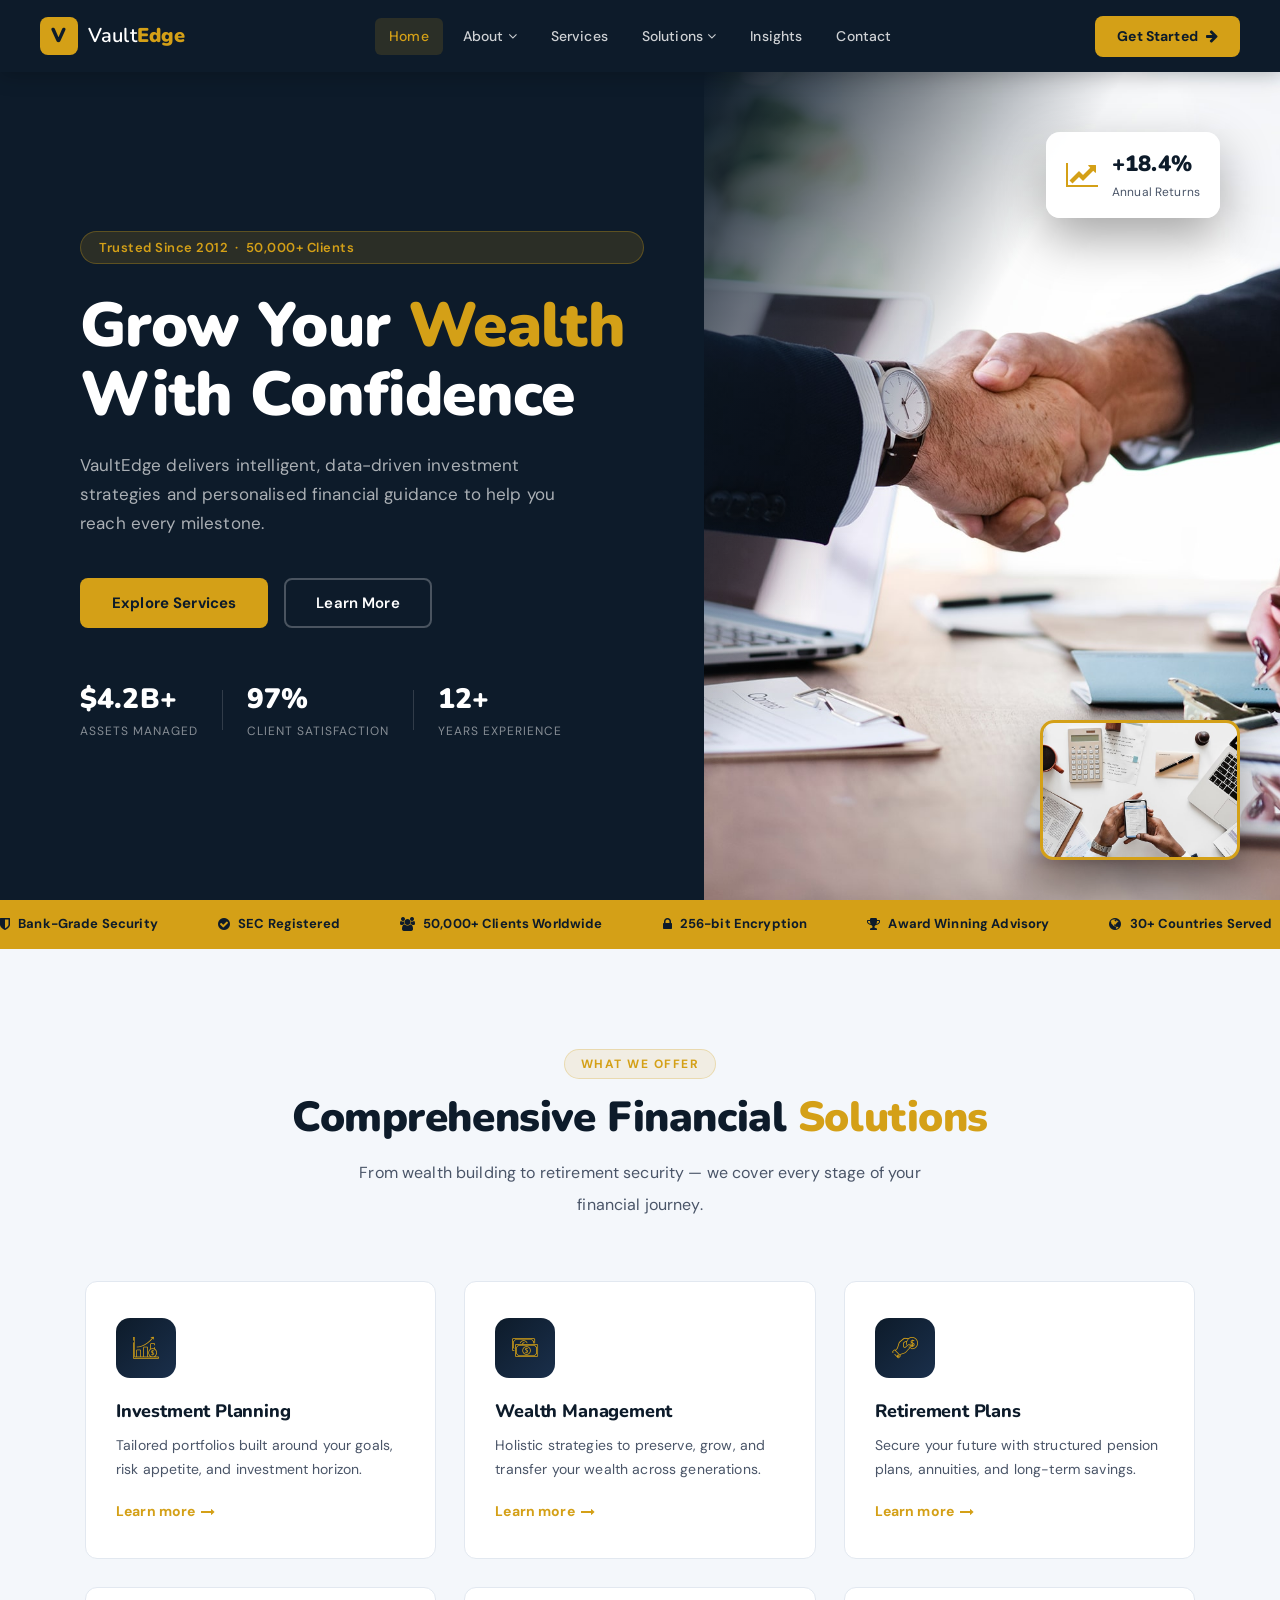
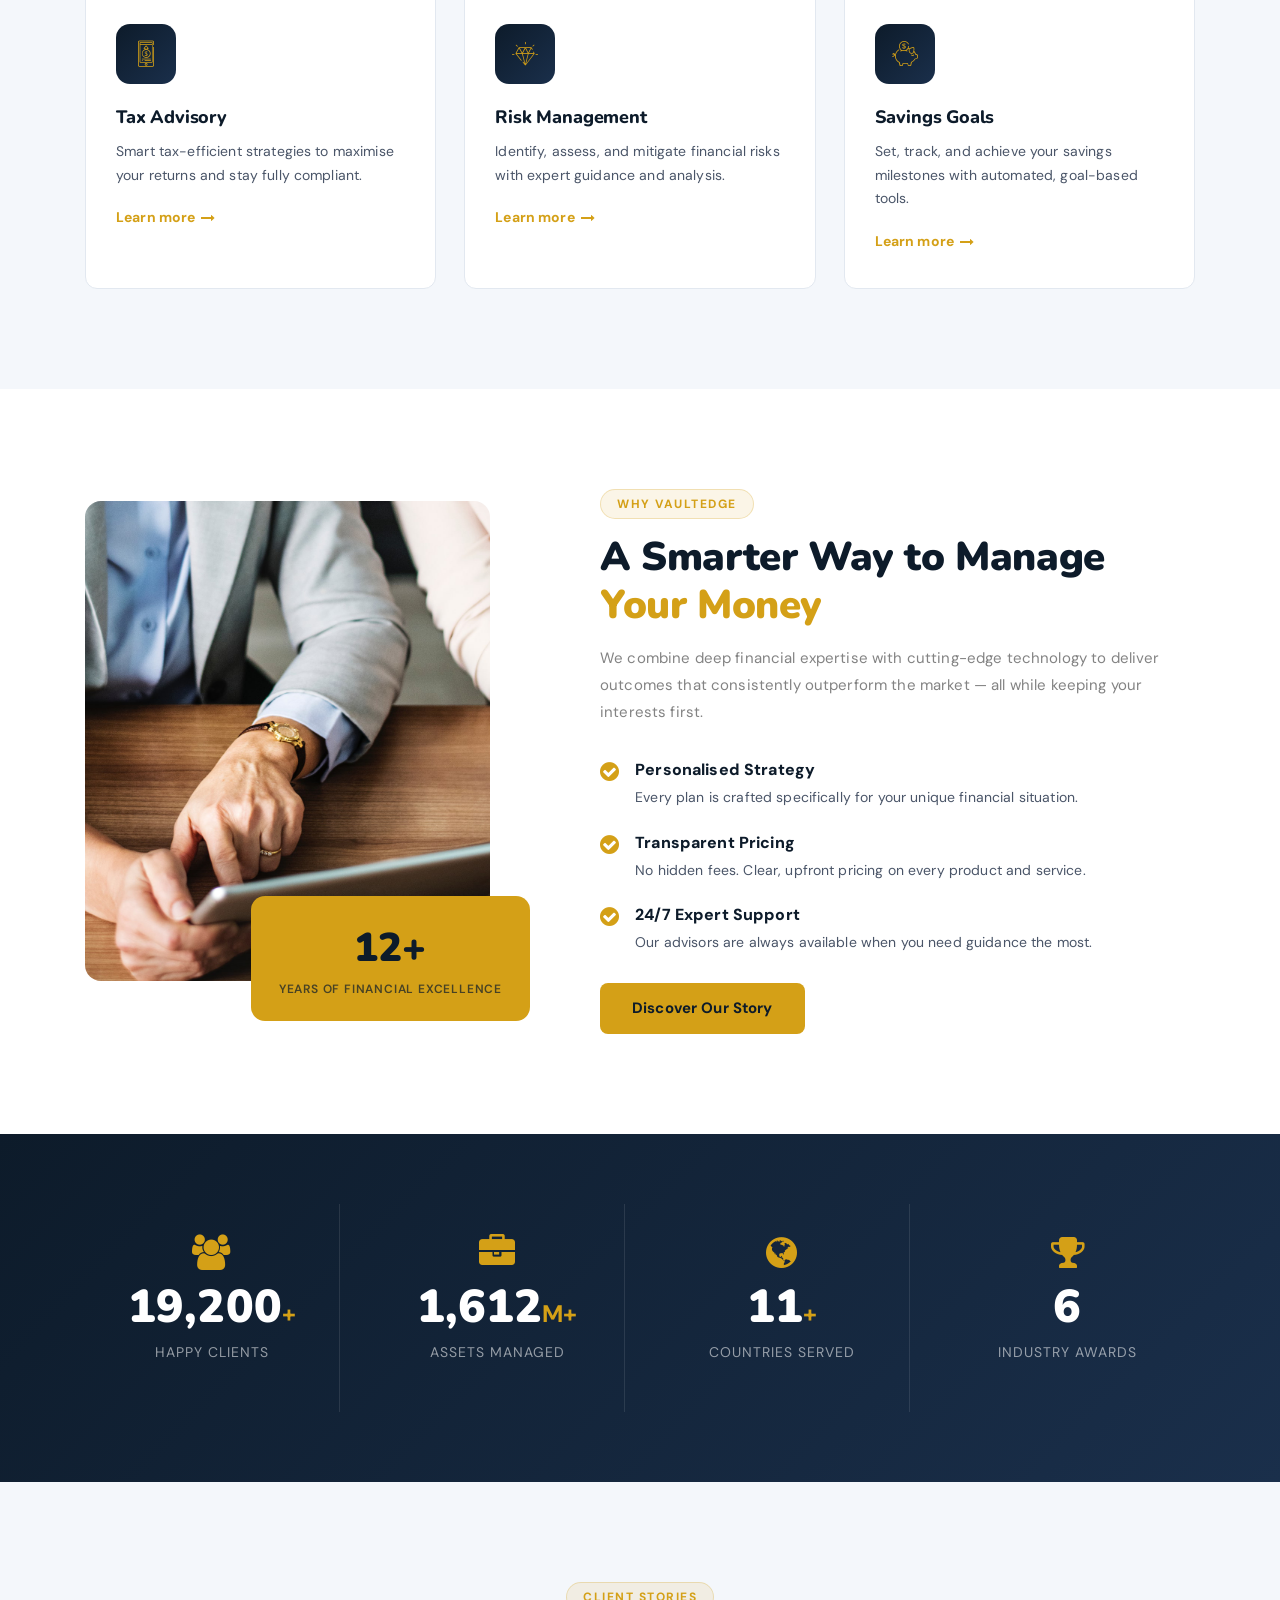
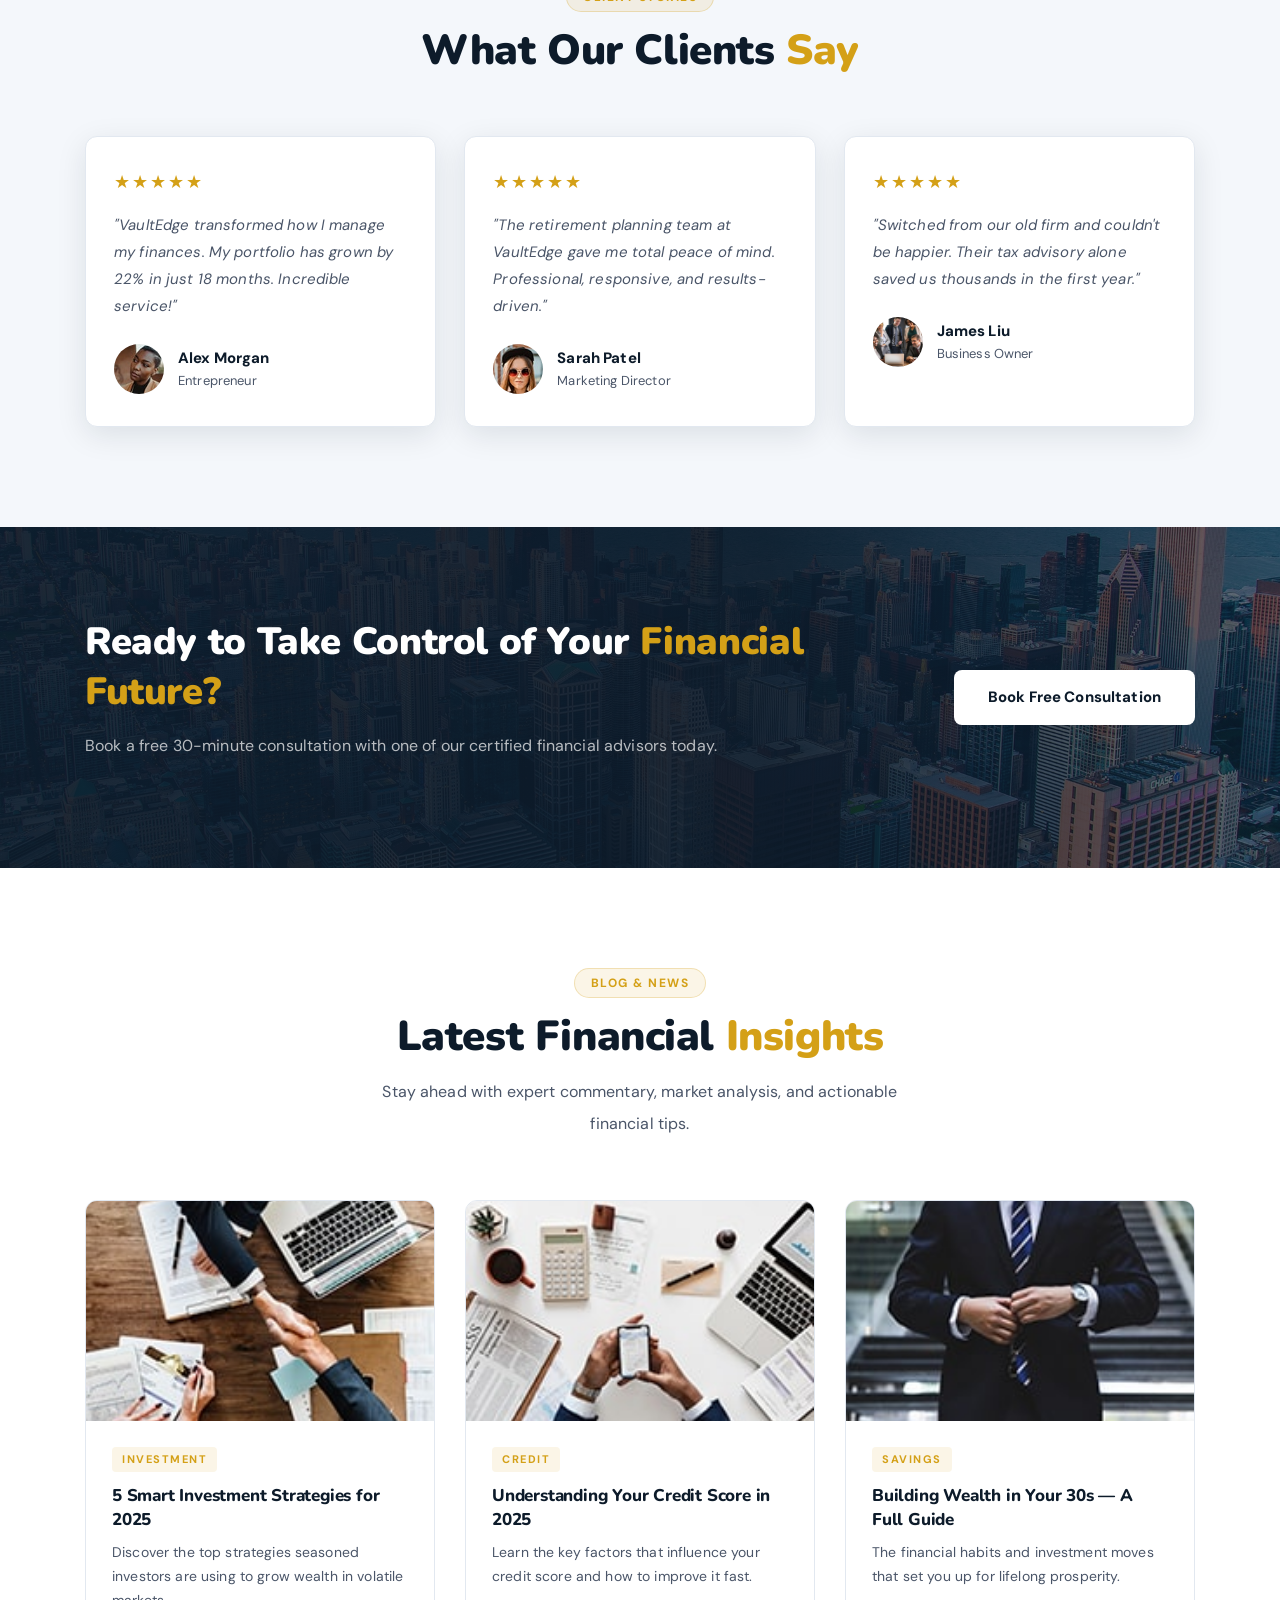
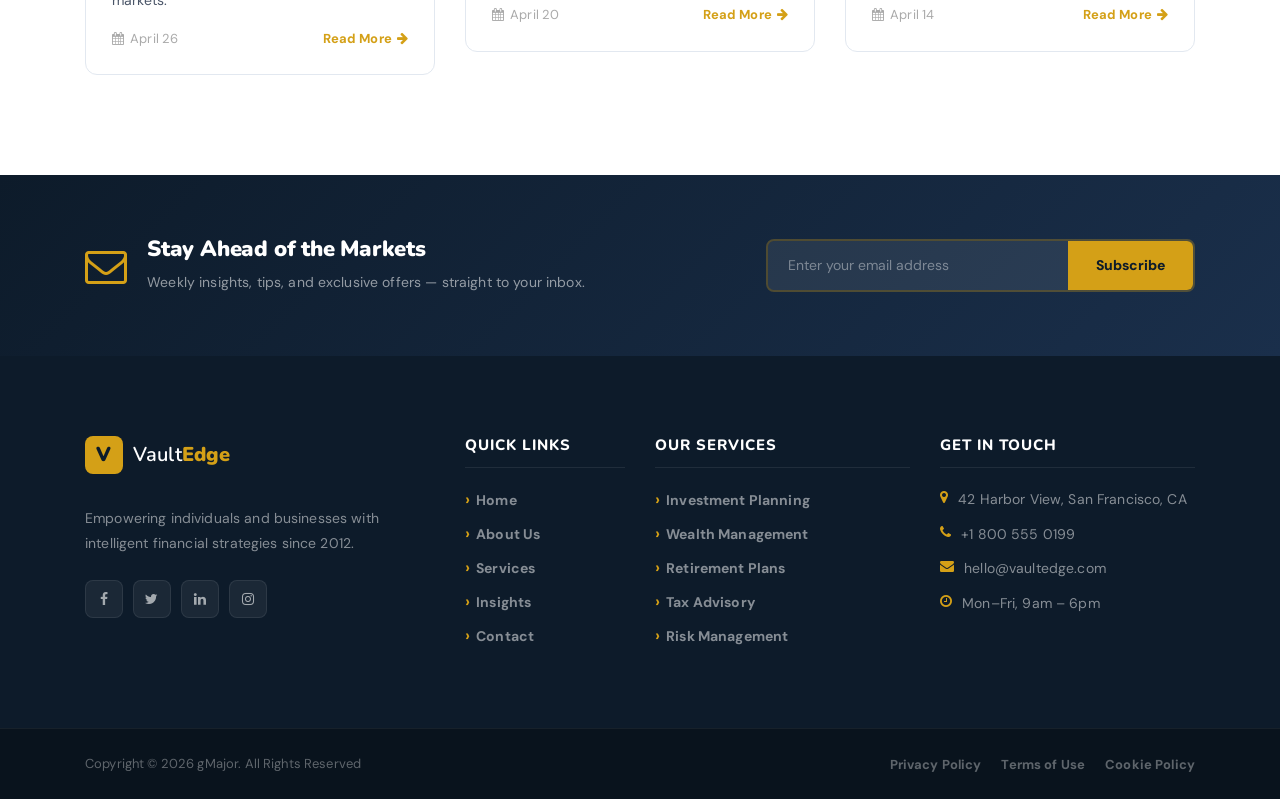
<file: index.html>
<!DOCTYPE html>
<html lang="en">

<head>
    <meta charset="UTF-8">
    <meta name="description" content="VaultEdge - Premium financial planning and investment management HTML template">
    <meta http-equiv="X-UA-Compatible" content="IE=edge">
    <meta name="viewport" content="width=device-width, initial-scale=1, shrink-to-fit=no">

    <title>VaultEdge - Financial Planning &amp; Investment HTML Template</title>

    <link rel="icon" href="img/core-img/favicon.ico">
    <link rel="stylesheet" href="style.css">
    <link rel="stylesheet" href="css/custom-override.css">
</head>

<body>
    <!-- Preloader -->
    <div class="preloader d-flex align-items-center justify-content-center">
        <div class="lds-ellipsis"><div></div><div></div><div></div><div></div></div>
    </div>

    <!-- ===== NAVBAR (single dark bar, logo left, nav center, CTA right) ===== -->
    <header class="ve-header" id="ve-sticky">
        <div class="container-fluid ve-nav-wrap">
            <!-- Logo -->
            <div class="ve-logo">
                <a href="index.html">
                    <span class="ve-logo-icon">V</span>
                    <span class="ve-logo-text">Vault<strong>Edge</strong></span>
                </a>
            </div>

            <!-- Nav Links -->
            <nav class="ve-nav">
                <ul>
                    <li><a href="index.html" class="active">Home</a></li>
                    <li class="has-drop">
                        <a href="about.html">About <i class="fa fa-angle-down"></i></a>
                        <ul class="ve-dropdown">
                            <li><a href="about.html">About Us</a></li>
                            <li><a href="services.html">Our Services</a></li>
                            <li><a href="elements.html">UI Elements</a></li>
                        </ul>
                    </li>
                    <li><a href="services.html">Services</a></li>
                    <li class="has-drop">
                        <a href="#">Solutions <i class="fa fa-angle-down"></i></a>
                        <ul class="ve-dropdown">
                            <li><a href="#">Wealth Management</a></li>
                            <li><a href="#">Retirement Plans</a></li>
                            <li><a href="#">Tax Advisory</a></li>
                            <li><a href="#">Risk Analysis</a></li>
                        </ul>
                    </li>
                    <li><a href="post.html">Insights</a></li>
                    <li><a href="contact.html">Contact</a></li>
                </ul>
            </nav>

            <!-- CTA -->
            <div class="ve-nav-cta">
                <a href="contact.html" class="ve-cta-btn">Get Started <i class="fa fa-arrow-right"></i></a>
            </div>

            <!-- Mobile Toggle -->
            <button class="ve-toggler" id="ve-toggle">
                <span></span><span></span><span></span>
            </button>
        </div>

        <!-- Mobile Menu -->
        <div class="ve-mobile-menu" id="ve-mobile-menu">
            <ul>
                <li><a href="index.html">Home</a></li>
                <li><a href="about.html">About</a></li>
                <li><a href="services.html">Services</a></li>
                <li><a href="#">Solutions</a></li>
                <li><a href="post.html">Insights</a></li>
                <li><a href="contact.html">Contact</a></li>
            </ul>
        </div>
    </header>

    <!-- ===== HERO: Split layout — left text, right image panel ===== -->
    <section class="ve-hero">
        <!-- Left Panel -->
        <div class="ve-hero-left">
            <span class="ve-hero-badge">Trusted Since 2012 &nbsp;·&nbsp; 50,000+ Clients</span>
            <h1>Grow Your <span class="ve-highlight">Wealth</span><br>With Confidence</h1>
            <p>VaultEdge delivers intelligent, data-driven investment strategies and personalised financial guidance to help you reach every milestone.</p>
            <div class="ve-hero-btns">
                <a href="services.html" class="ve-btn-primary">Explore Services</a>
                <a href="about.html" class="ve-btn-ghost">Learn More</a>
            </div>
            <!-- Quick Stats Row -->
            <div class="ve-hero-stats">
                <div class="ve-stat">
                    <strong>$4.2B+</strong>
                    <span>Assets Managed</span>
                </div>
                <div class="ve-stat-divider"></div>
                <div class="ve-stat">
                    <strong>97%</strong>
                    <span>Client Satisfaction</span>
                </div>
                <div class="ve-stat-divider"></div>
                <div class="ve-stat">
                    <strong>12+</strong>
                    <span>Years Experience</span>
                </div>
            </div>
        </div>
        <!-- Right Panel: overlapping image cards -->
        <div class="ve-hero-right">
            <div class="ve-hero-img-main bg-img" style="background-image:url(img/bg-img/1.jpg);"></div>
            <div class="ve-hero-img-accent bg-img" style="background-image:url(img/bg-img/3.jpg);"></div>
            <!-- Floating card -->
            <div class="ve-float-card">
                <i class="fa fa-line-chart"></i>
                <div>
                    <strong>+18.4%</strong>
                    <span>Annual Returns</span>
                </div>
            </div>
        </div>
    </section>

    <!-- ===== MARQUEE TRUST BAR ===== -->
    <div class="ve-trust-bar">
        <div class="ve-trust-inner">
            <span><i class="fa fa-shield"></i> Bank-Grade Security</span>
            <span><i class="fa fa-check-circle"></i> SEC Registered</span>
            <span><i class="fa fa-users"></i> 50,000+ Clients Worldwide</span>
            <span><i class="fa fa-lock"></i> 256-bit Encryption</span>
            <span><i class="fa fa-trophy"></i> Award Winning Advisory</span>
            <span><i class="fa fa-globe"></i> 30+ Countries Served</span>
            <span><i class="fa fa-shield"></i> Bank-Grade Security</span>
            <span><i class="fa fa-check-circle"></i> SEC Registered</span>
            <span><i class="fa fa-users"></i> 50,000+ Clients Worldwide</span>
            <span><i class="fa fa-lock"></i> 256-bit Encryption</span>
        </div>
    </div>

    <!-- ===== SERVICES GRID (new card layout) ===== -->
    <section class="ve-section ve-services-section">
        <div class="container">
            <div class="ve-section-header text-center">
                <span class="ve-section-tag">What We Offer</span>
                <h2>Comprehensive Financial <span>Solutions</span></h2>
                <p>From wealth building to retirement security — we cover every stage of your financial journey.</p>
            </div>
            <div class="ve-services-grid">
                <div class="ve-service-card wow fadeInUp" data-wow-delay="100ms">
                    <div class="ve-service-icon"><i class="icon-profits"></i></div>
                    <h4>Investment Planning</h4>
                    <p>Tailored portfolios built around your goals, risk appetite, and investment horizon.</p>
                    <a href="services.html" class="ve-card-link">Learn more <i class="fa fa-long-arrow-right"></i></a>
                </div>
                <div class="ve-service-card wow fadeInUp" data-wow-delay="200ms">
                    <div class="ve-service-icon"><i class="icon-money-1"></i></div>
                    <h4>Wealth Management</h4>
                    <p>Holistic strategies to preserve, grow, and transfer your wealth across generations.</p>
                    <a href="services.html" class="ve-card-link">Learn more <i class="fa fa-long-arrow-right"></i></a>
                </div>
                <div class="ve-service-card wow fadeInUp" data-wow-delay="300ms">
                    <div class="ve-service-icon"><i class="icon-coin"></i></div>
                    <h4>Retirement Plans</h4>
                    <p>Secure your future with structured pension plans, annuities, and long-term savings.</p>
                    <a href="services.html" class="ve-card-link">Learn more <i class="fa fa-long-arrow-right"></i></a>
                </div>
                <div class="ve-service-card wow fadeInUp" data-wow-delay="400ms">
                    <div class="ve-service-icon"><i class="icon-smartphone-1"></i></div>
                    <h4>Tax Advisory</h4>
                    <p>Smart tax-efficient strategies to maximise your returns and stay fully compliant.</p>
                    <a href="services.html" class="ve-card-link">Learn more <i class="fa fa-long-arrow-right"></i></a>
                </div>
                <div class="ve-service-card wow fadeInUp" data-wow-delay="500ms">
                    <div class="ve-service-icon"><i class="icon-diamond"></i></div>
                    <h4>Risk Management</h4>
                    <p>Identify, assess, and mitigate financial risks with expert guidance and analysis.</p>
                    <a href="services.html" class="ve-card-link">Learn more <i class="fa fa-long-arrow-right"></i></a>
                </div>
                <div class="ve-service-card wow fadeInUp" data-wow-delay="600ms">
                    <div class="ve-service-icon"><i class="icon-piggy-bank"></i></div>
                    <h4>Savings Goals</h4>
                    <p>Set, track, and achieve your savings milestones with automated, goal-based tools.</p>
                    <a href="services.html" class="ve-card-link">Learn more <i class="fa fa-long-arrow-right"></i></a>
                </div>
            </div>
        </div>
    </section>

    <!-- ===== WHY US (two-column: image left, content right) ===== -->
    <section class="ve-section ve-whyus-section">
        <div class="container">
            <div class="row align-items-center">
                <!-- Image Side -->
                <div class="col-12 col-lg-5">
                    <div class="ve-whyus-img-wrap wow fadeInLeft" data-wow-delay="100ms">
                        <div class="ve-whyus-img-main bg-img" style="background-image:url(img/bg-img/5.jpg);"></div>
                        <div class="ve-whyus-badge">
                            <strong>12+</strong>
                            <span>Years of Financial Excellence</span>
                        </div>
                    </div>
                </div>
                <!-- Content Side -->
                <div class="col-12 col-lg-7 wow fadeInRight" data-wow-delay="200ms">
                    <div class="ve-whyus-content">
                        <span class="ve-section-tag">Why VaultEdge</span>
                        <h2>A Smarter Way to Manage <span>Your Money</span></h2>
                        <p>We combine deep financial expertise with cutting-edge technology to deliver outcomes that consistently outperform the market — all while keeping your interests first.</p>
                        <div class="ve-checklist">
                            <div class="ve-check-item">
                                <i class="fa fa-check-circle"></i>
                                <div><strong>Personalised Strategy</strong><p>Every plan is crafted specifically for your unique financial situation.</p></div>
                            </div>
                            <div class="ve-check-item">
                                <i class="fa fa-check-circle"></i>
                                <div><strong>Transparent Pricing</strong><p>No hidden fees. Clear, upfront pricing on every product and service.</p></div>
                            </div>
                            <div class="ve-check-item">
                                <i class="fa fa-check-circle"></i>
                                <div><strong>24/7 Expert Support</strong><p>Our advisors are always available when you need guidance the most.</p></div>
                            </div>
                        </div>
                        <a href="about.html" class="ve-btn-primary mt-30">Discover Our Story</a>
                    </div>
                </div>
            </div>
        </div>
    </section>

    <!-- ===== COUNTERS ===== -->
    <section class="ve-counter-section">
        <div class="container">
            <div class="ve-counter-grid">
                <div class="ve-counter-item wow fadeInUp" data-wow-delay="100ms">
                    <i class="fa fa-users"></i>
                    <strong class="counter" data-count="50000">0</strong><span>+</span>
                    <p>Happy Clients</p>
                </div>
                <div class="ve-counter-item wow fadeInUp" data-wow-delay="200ms">
                    <i class="fa fa-briefcase"></i>
                    <strong class="counter" data-count="4200">0</strong><span>M+</span>
                    <p>Assets Managed</p>
                </div>
                <div class="ve-counter-item wow fadeInUp" data-wow-delay="300ms">
                    <i class="fa fa-globe"></i>
                    <strong class="counter" data-count="30">0</strong><span>+</span>
                    <p>Countries Served</p>
                </div>
                <div class="ve-counter-item wow fadeInUp" data-wow-delay="400ms">
                    <i class="fa fa-trophy"></i>
                    <strong class="counter" data-count="18">0</strong><span></span>
                    <p>Industry Awards</p>
                </div>
            </div>
        </div>
    </section>

    <!-- ===== TESTIMONIALS ===== -->
    <section class="ve-section ve-testimonials-section">
        <div class="container">
            <div class="ve-section-header text-center">
                <span class="ve-section-tag">Client Stories</span>
                <h2>What Our Clients <span>Say</span></h2>
            </div>
            <div class="ve-testi-grid">
                <div class="ve-testi-card wow fadeInUp" data-wow-delay="100ms">
                    <div class="ve-testi-stars">&#9733;&#9733;&#9733;&#9733;&#9733;</div>
                    <p>"VaultEdge transformed how I manage my finances. My portfolio has grown by 22% in just 18 months. Incredible service!"</p>
                    <div class="ve-testi-author">
                        <div class="ve-testi-avatar bg-img" style="background-image:url(img/bg-img/32.jpg);"></div>
                        <div><strong>Alex Morgan</strong><span>Entrepreneur</span></div>
                    </div>
                </div>
                <div class="ve-testi-card wow fadeInUp" data-wow-delay="250ms">
                    <div class="ve-testi-stars">&#9733;&#9733;&#9733;&#9733;&#9733;</div>
                    <p>"The retirement planning team at VaultEdge gave me total peace of mind. Professional, responsive, and results-driven."</p>
                    <div class="ve-testi-author">
                        <div class="ve-testi-avatar bg-img" style="background-image:url(img/bg-img/33.jpg);"></div>
                        <div><strong>Sarah Patel</strong><span>Marketing Director</span></div>
                    </div>
                </div>
                <div class="ve-testi-card wow fadeInUp" data-wow-delay="400ms">
                    <div class="ve-testi-stars">&#9733;&#9733;&#9733;&#9733;&#9733;</div>
                    <p>"Switched from our old firm and couldn't be happier. Their tax advisory alone saved us thousands in the first year."</p>
                    <div class="ve-testi-author">
                        <div class="ve-testi-avatar bg-img" style="background-image:url(img/bg-img/14.jpg);"></div>
                        <div><strong>James Liu</strong><span>Business Owner</span></div>
                    </div>
                </div>
            </div>
        </div>
    </section>

    <!-- ===== CTA BANNER ===== -->
    <section class="ve-cta-banner bg-img" style="background-image:url(img/bg-img/6.jpg);">
        <div class="ve-cta-overlay"></div>
        <div class="container ve-cta-content">
            <div class="row align-items-center">
                <div class="col-12 col-lg-8">
                    <h2>Ready to Take Control of Your <span>Financial Future?</span></h2>
                    <p>Book a free 30-minute consultation with one of our certified financial advisors today.</p>
                </div>
                <div class="col-12 col-lg-4 text-lg-right">
                    <a href="contact.html" class="ve-btn-white">Book Free Consultation</a>
                </div>
            </div>
        </div>
    </section>

    <!-- ===== LATEST INSIGHTS ===== -->
    <section class="ve-section ve-insights-section">
        <div class="container">
            <div class="ve-section-header text-center">
                <span class="ve-section-tag">Blog &amp; News</span>
                <h2>Latest Financial <span>Insights</span></h2>
                <p>Stay ahead with expert commentary, market analysis, and actionable financial tips.</p>
            </div>
            <div class="row">
                <div class="col-12 col-md-4 wow fadeInUp" data-wow-delay="100ms">
                    <div class="ve-insight-card">
                        <div class="ve-insight-img bg-img" style="background-image:url(img/bg-img/10.jpg);"></div>
                        <div class="ve-insight-body">
                            <span class="ve-insight-cat">Investment</span>
                            <h5><a href="single-post.html">5 Smart Investment Strategies for 2025</a></h5>
                            <p>Discover the top strategies seasoned investors are using to grow wealth in volatile markets.</p>
                            <div class="ve-insight-meta">
                                <span><i class="fa fa-calendar"></i> April 26</span>
                                <a href="single-post.html">Read More <i class="fa fa-arrow-right"></i></a>
                            </div>
                        </div>
                    </div>
                </div>
                <div class="col-12 col-md-4 wow fadeInUp" data-wow-delay="250ms">
                    <div class="ve-insight-card">
                        <div class="ve-insight-img bg-img" style="background-image:url(img/bg-img/11.jpg);"></div>
                        <div class="ve-insight-body">
                            <span class="ve-insight-cat">Credit</span>
                            <h5><a href="single-post.html">Understanding Your Credit Score in 2025</a></h5>
                            <p>Learn the key factors that influence your credit score and how to improve it fast.</p>
                            <div class="ve-insight-meta">
                                <span><i class="fa fa-calendar"></i> April 20</span>
                                <a href="single-post.html">Read More <i class="fa fa-arrow-right"></i></a>
                            </div>
                        </div>
                    </div>
                </div>
                <div class="col-12 col-md-4 wow fadeInUp" data-wow-delay="400ms">
                    <div class="ve-insight-card">
                        <div class="ve-insight-img bg-img" style="background-image:url(img/bg-img/12.jpg);"></div>
                        <div class="ve-insight-body">
                            <span class="ve-insight-cat">Savings</span>
                            <h5><a href="single-post.html">Building Wealth in Your 30s — A Full Guide</a></h5>
                            <p>The financial habits and investment moves that set you up for lifelong prosperity.</p>
                            <div class="ve-insight-meta">
                                <span><i class="fa fa-calendar"></i> April 14</span>
                                <a href="single-post.html">Read More <i class="fa fa-arrow-right"></i></a>
                            </div>
                        </div>
                    </div>
                </div>
            </div>
        </div>
    </section>

    <!-- ===== NEWSLETTER ===== -->
    <section class="ve-newsletter-section">
        <div class="container">
            <div class="ve-newsletter-wrap">
                <div class="ve-nl-left">
                    <i class="fa fa-envelope-o"></i>
                    <div>
                        <h3>Stay Ahead of the Markets</h3>
                        <p>Weekly insights, tips, and exclusive offers — straight to your inbox.</p>
                    </div>
                </div>
                <div class="ve-nl-right">
                    <form class="ve-nl-form" action="#" method="post">
                        <input type="email" placeholder="Enter your email address" required>
                        <button type="submit">Subscribe</button>
                    </form>
                </div>
            </div>
        </div>
    </section>

    <!-- ===== FOOTER (dark, 4-column) ===== -->
    <footer class="ve-footer">
        <div class="container">
            <div class="row">
                <!-- Col 1: Brand -->
                <div class="col-12 col-sm-6 col-lg-4 mb-50">
                    <div class="ve-footer-brand">
                        <a href="index.html" class="ve-footer-logo">
                            <span class="ve-logo-icon">V</span>
                            <span class="ve-logo-text">Vault<strong>Edge</strong></span>
                        </a>
                        <p>Empowering individuals and businesses with intelligent financial strategies since 2012.</p>
                        <div class="ve-social">
                            <a href="#"><i class="fa fa-facebook"></i></a>
                            <a href="#"><i class="fa fa-twitter"></i></a>
                            <a href="#"><i class="fa fa-linkedin"></i></a>
                            <a href="#"><i class="fa fa-instagram"></i></a>
                        </div>
                    </div>
                </div>
                <!-- Col 2: Quick Links -->
                <div class="col-12 col-sm-6 col-lg-2 mb-50">
                    <h5 class="ve-footer-title">Quick Links</h5>
                    <ul class="ve-footer-links">
                        <li><a href="index.html">Home</a></li>
                        <li><a href="about.html">About Us</a></li>
                        <li><a href="services.html">Services</a></li>
                        <li><a href="post.html">Insights</a></li>
                        <li><a href="contact.html">Contact</a></li>
                    </ul>
                </div>
                <!-- Col 3: Services -->
                <div class="col-12 col-sm-6 col-lg-3 mb-50">
                    <h5 class="ve-footer-title">Our Services</h5>
                    <ul class="ve-footer-links">
                        <li><a href="#">Investment Planning</a></li>
                        <li><a href="#">Wealth Management</a></li>
                        <li><a href="#">Retirement Plans</a></li>
                        <li><a href="#">Tax Advisory</a></li>
                        <li><a href="#">Risk Management</a></li>
                    </ul>
                </div>
                <!-- Col 4: Contact -->
                <div class="col-12 col-sm-6 col-lg-3 mb-50">
                    <h5 class="ve-footer-title">Get In Touch</h5>
                    <ul class="ve-footer-contact">
                        <li><i class="fa fa-map-marker"></i> 42 Harbor View, San Francisco, CA</li>
                        <li><i class="fa fa-phone"></i> +1 800 555 0199</li>
                        <li><i class="fa fa-envelope"></i> hello@vaultedge.com</li>
                        <li><i class="fa fa-clock-o"></i> Mon–Fri, 9am – 6pm</li>
                    </ul>
                </div>
            </div>
        </div>

        <!-- Footer Bottom Bar -->
        <div class="ve-footer-bottom">
            <div class="container">
                <div class="ve-footer-bottom-inner">
                    <p>Copyright &copy; <script>document.write(new Date().getFullYear());</script> gMajor. All Rights Reserved</p>
                    <ul>
                        <li><a href="#">Privacy Policy</a></li>
                        <li><a href="#">Terms of Use</a></li>
                        <li><a href="#">Cookie Policy</a></li>
                    </ul>
                </div>
            </div>
        </div>
    </footer>

    <!-- Scripts -->
    <script src="js/jquery/jquery-2.2.4.min.js"></script>
    <script src="js/bootstrap/popper.min.js"></script>
    <script src="js/bootstrap/bootstrap.min.js"></script>
    <script src="js/plugins/plugins.js"></script>
    <script src="js/active.js"></script>
    <script src="js/vaultedge.js"></script>
</body>
</html>
</file>
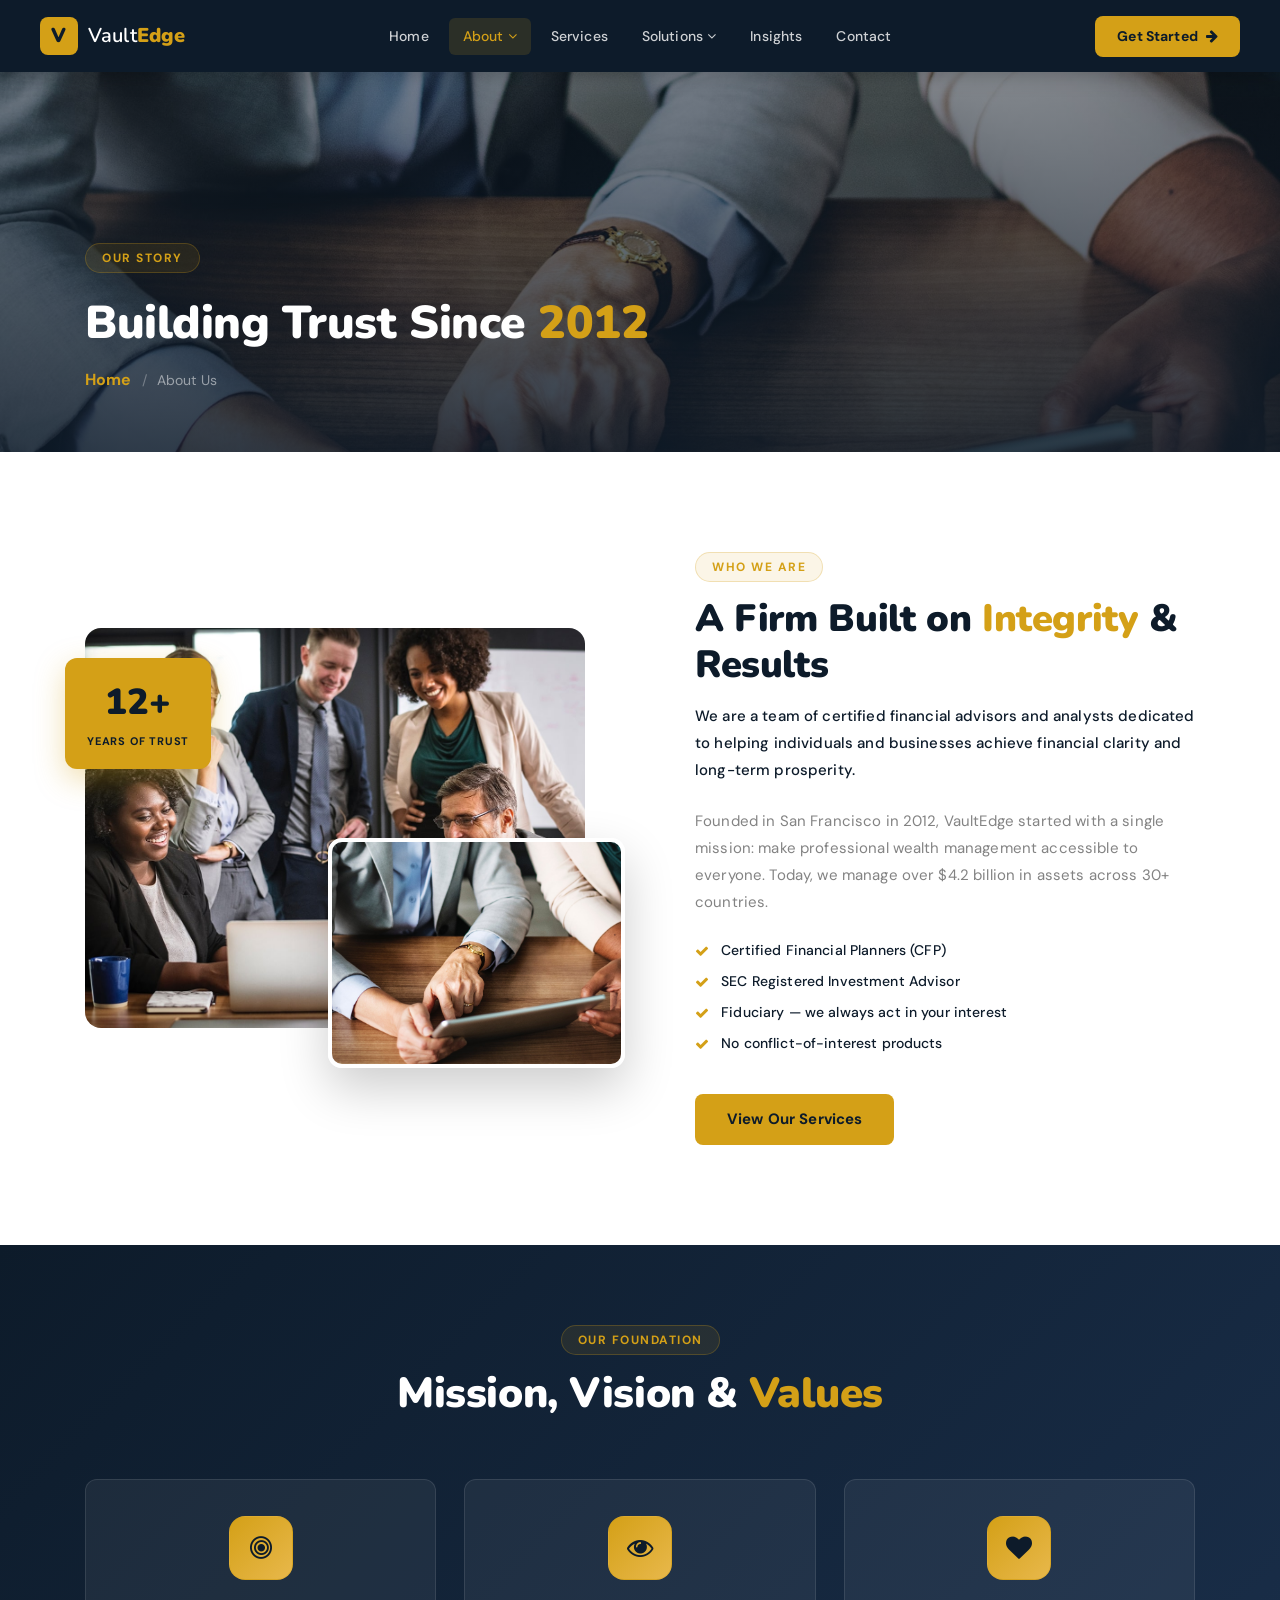
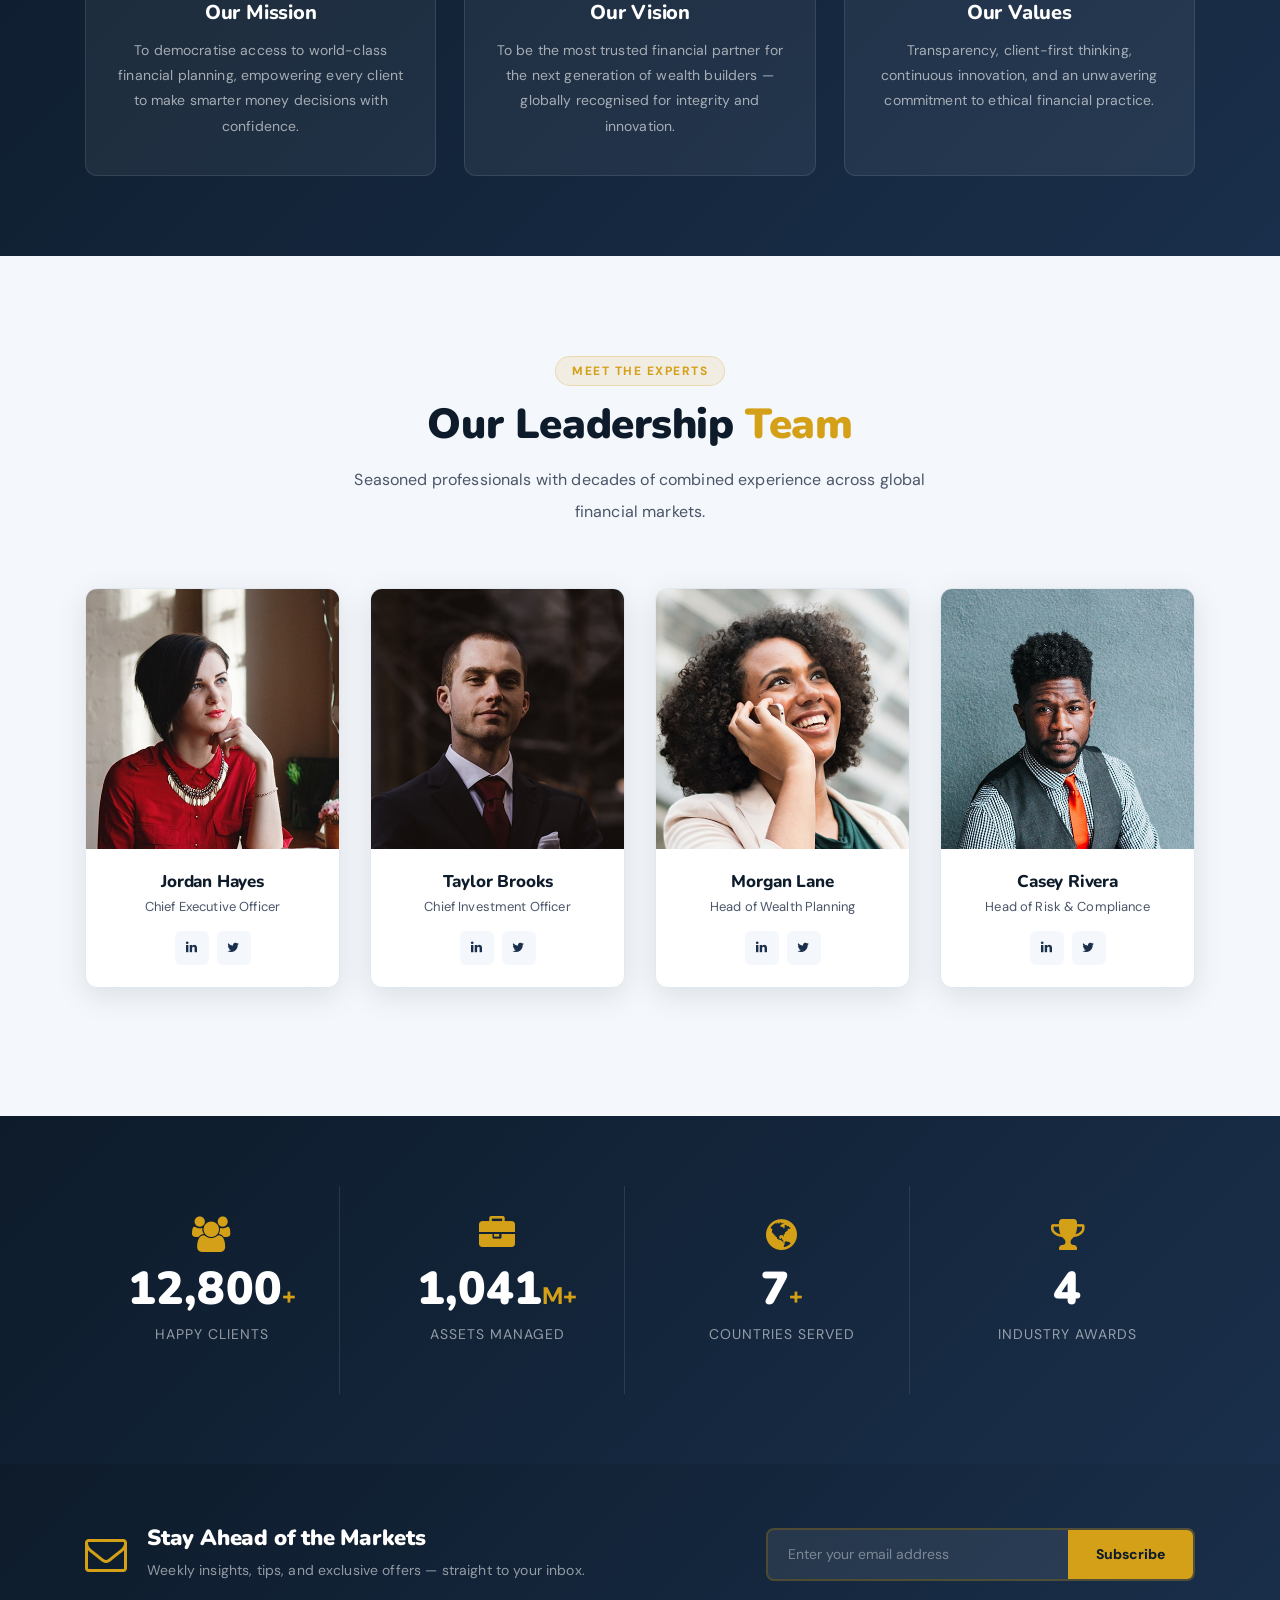
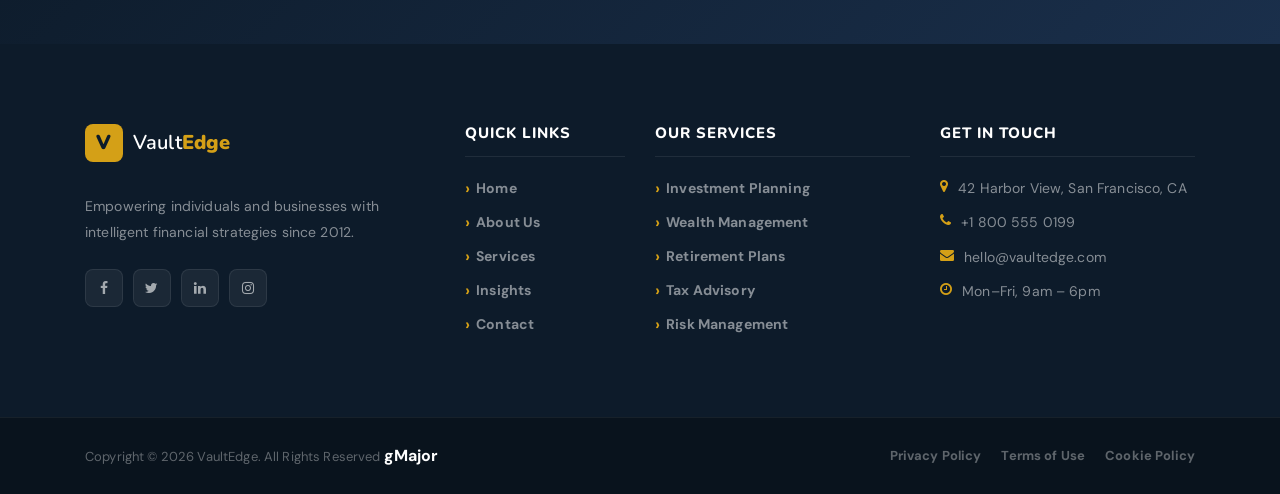
<file: about.html>
<!DOCTYPE html>
<html lang="en">
<head>
    <meta charset="UTF-8">
    <meta name="description" content="Learn about VaultEdge — our story, team, mission, and values.">
    <meta http-equiv="X-UA-Compatible" content="IE=edge">
    <meta name="viewport" content="width=device-width, initial-scale=1, shrink-to-fit=no">
    <title>About Us — VaultEdge</title>
    <link rel="icon" href="img/core-img/favicon.ico">
    <link rel="stylesheet" href="style.css">
    <link rel="stylesheet" href="css/custom-override.css">
</head>
<body>
    <div class="preloader d-flex align-items-center justify-content-center">
        <div class="lds-ellipsis"><div></div><div></div><div></div><div></div></div>
    </div>
    <header class="ve-header" id="ve-sticky">
        <div class="container-fluid ve-nav-wrap">
            <div class="ve-logo"><a href="index.html"><span class="ve-logo-icon">V</span><span class="ve-logo-text">Vault<strong>Edge</strong></span></a></div>
            <nav class="ve-nav">
                <ul>
                    <li><a href="index.html">Home</a></li>
                    <li class="has-drop"><a href="about.html"  class='active'>About <i class="fa fa-angle-down"></i></a>
                        <ul class="ve-dropdown">
                            <li><a href="about.html">About Us</a></li>
                            <li><a href="services.html">Our Services</a></li>
                            <li><a href="elements.html">UI Elements</a></li>
                        </ul>
                    </li>
                    <li><a href="services.html">Services</a></li>
                    <li class="has-drop"><a href="#">Solutions <i class="fa fa-angle-down"></i></a>
                        <ul class="ve-dropdown">
                            <li><a href="#">Wealth Management</a></li>
                            <li><a href="#">Retirement Plans</a></li>
                            <li><a href="#">Tax Advisory</a></li>
                            <li><a href="#">Risk Analysis</a></li>
                        </ul>
                    </li>
                    <li><a href="post.html">Insights</a></li>
                    <li><a href="contact.html">Contact</a></li>
                </ul>
            </nav>
            <div class="ve-nav-cta"><a href="contact.html" class="ve-cta-btn">Get Started <i class="fa fa-arrow-right"></i></a></div>
            <button class="ve-toggler" id="ve-toggle"><span></span><span></span><span></span></button>
        </div>
        <div class="ve-mobile-menu" id="ve-mobile-menu">
            <ul>
                <li><a href="index.html">Home</a></li>
                <li><a href="about.html">About</a></li>
                <li><a href="services.html">Services</a></li>
                <li><a href="#">Solutions</a></li>
                <li><a href="post.html">Insights</a></li>
                <li><a href="contact.html">Contact</a></li>
            </ul>
        </div>
    </header>
    <section class="ve-page-hero" style="background-image:url(img/bg-img/13.jpg);">
        <div class="ve-page-hero-overlay"></div>
        <div class="container ve-page-hero-content">
            <span class="ve-section-tag">Our Story</span>
            <h1>Building Trust Since <span>2012</span></h1>
            <nav aria-label="breadcrumb">
                <ol class="ve-breadcrumb">
                    <li><a href="index.html">Home</a></li>
                    <li class="active">About Us</li>
                </ol>
            </nav>
        </div>
    </section>

    <!-- ABOUT SPLIT -->
    <section class="ve-section">
        <div class="container">
            <div class="row align-items-center">
                <div class="col-12 col-lg-6 wow fadeInLeft" data-wow-delay="100ms">
                    <div class="ve-about-img-stack">
                        <div class="ve-about-img-1 bg-img" style="background-image:url(img/bg-img/14.jpg);"></div>
                        <div class="ve-about-img-2 bg-img" style="background-image:url(img/bg-img/5.jpg);"></div>
                        <div class="ve-about-ribbon"><strong>12+</strong><span>Years of Trust</span></div>
                    </div>
                </div>
                <div class="col-12 col-lg-6 wow fadeInRight" data-wow-delay="200ms">
                    <div class="ve-about-text">
                        <span class="ve-section-tag">Who We Are</span>
                        <h2>A Firm Built on <span>Integrity</span> &amp; Results</h2>
                        <p class="ve-lead">We are a team of certified financial advisors and analysts dedicated to helping individuals and businesses achieve financial clarity and long-term prosperity.</p>
                        <p>Founded in San Francisco in 2012, VaultEdge started with a single mission: make professional wealth management accessible to everyone. Today, we manage over $4.2 billion in assets across 30+ countries.</p>
                        <div class="ve-about-features">
                            <div class="ve-af-item"><i class="fa fa-check"></i><span>Certified Financial Planners (CFP)</span></div>
                            <div class="ve-af-item"><i class="fa fa-check"></i><span>SEC Registered Investment Advisor</span></div>
                            <div class="ve-af-item"><i class="fa fa-check"></i><span>Fiduciary — we always act in your interest</span></div>
                            <div class="ve-af-item"><i class="fa fa-check"></i><span>No conflict-of-interest products</span></div>
                        </div>
                        <a href="services.html" class="ve-btn-primary mt-30">View Our Services</a>
                    </div>
                </div>
            </div>
        </div>
    </section>

    <!-- MISSION / VISION / VALUES -->
    <section class="ve-mvv-section">
        <div class="container">
            <div class="ve-section-header text-center">
                <span class="ve-section-tag">Our Foundation</span>
                <h2>Mission, Vision &amp; <span>Values</span></h2>
            </div>
            <div class="ve-mvv-grid">
                <div class="ve-mvv-card wow fadeInUp" data-wow-delay="100ms">
                    <div class="ve-mvv-icon"><i class="fa fa-bullseye"></i></div>
                    <h4>Our Mission</h4>
                    <p>To democratise access to world-class financial planning, empowering every client to make smarter money decisions with confidence.</p>
                </div>
                <div class="ve-mvv-card wow fadeInUp" data-wow-delay="250ms">
                    <div class="ve-mvv-icon"><i class="fa fa-eye"></i></div>
                    <h4>Our Vision</h4>
                    <p>To be the most trusted financial partner for the next generation of wealth builders — globally recognised for integrity and innovation.</p>
                </div>
                <div class="ve-mvv-card wow fadeInUp" data-wow-delay="400ms">
                    <div class="ve-mvv-icon"><i class="fa fa-heart"></i></div>
                    <h4>Our Values</h4>
                    <p>Transparency, client-first thinking, continuous innovation, and an unwavering commitment to ethical financial practice.</p>
                </div>
            </div>
        </div>
    </section>

    <!-- TEAM -->
    <section class="ve-section ve-team-section">
        <div class="container">
            <div class="ve-section-header text-center">
                <span class="ve-section-tag">Meet the Experts</span>
                <h2>Our Leadership <span>Team</span></h2>
                <p>Seasoned professionals with decades of combined experience across global financial markets.</p>
            </div>
            <div class="row">
                <div class="col-12 col-sm-6 col-lg-3 wow fadeInUp" data-wow-delay="100ms">
                    <div class="ve-team-card">
                        <div class="ve-team-img bg-img" style="background-image:url(img/bg-img/15.jpg);"></div>
                        <div class="ve-team-info">
                            <h5>Jordan Hayes</h5><span>Chief Executive Officer</span>
                            <div class="ve-team-social"><a href="#"><i class="fa fa-linkedin"></i></a><a href="#"><i class="fa fa-twitter"></i></a></div>
                        </div>
                    </div>
                </div>
                <div class="col-12 col-sm-6 col-lg-3 wow fadeInUp" data-wow-delay="200ms">
                    <div class="ve-team-card">
                        <div class="ve-team-img bg-img" style="background-image:url(img/bg-img/16.jpg);"></div>
                        <div class="ve-team-info">
                            <h5>Taylor Brooks</h5><span>Chief Investment Officer</span>
                            <div class="ve-team-social"><a href="#"><i class="fa fa-linkedin"></i></a><a href="#"><i class="fa fa-twitter"></i></a></div>
                        </div>
                    </div>
                </div>
                <div class="col-12 col-sm-6 col-lg-3 wow fadeInUp" data-wow-delay="300ms">
                    <div class="ve-team-card">
                        <div class="ve-team-img bg-img" style="background-image:url(img/bg-img/17.jpg);"></div>
                        <div class="ve-team-info">
                            <h5>Morgan Lane</h5><span>Head of Wealth Planning</span>
                            <div class="ve-team-social"><a href="#"><i class="fa fa-linkedin"></i></a><a href="#"><i class="fa fa-twitter"></i></a></div>
                        </div>
                    </div>
                </div>
                <div class="col-12 col-sm-6 col-lg-3 wow fadeInUp" data-wow-delay="400ms">
                    <div class="ve-team-card">
                        <div class="ve-team-img bg-img" style="background-image:url(img/bg-img/18.jpg);"></div>
                        <div class="ve-team-info">
                            <h5>Casey Rivera</h5><span>Head of Risk &amp; Compliance</span>
                            <div class="ve-team-social"><a href="#"><i class="fa fa-linkedin"></i></a><a href="#"><i class="fa fa-twitter"></i></a></div>
                        </div>
                    </div>
                </div>
            </div>
        </div>
    </section>
    <section class="ve-counter-section">
        <div class="container">
            <div class="ve-counter-grid">
                <div class="ve-counter-item wow fadeInUp" data-wow-delay="100ms">
                    <i class="fa fa-users"></i>
                    <strong class="counter" data-count="50000">0</strong><span>+</span>
                    <p>Happy Clients</p>
                </div>
                <div class="ve-counter-item wow fadeInUp" data-wow-delay="200ms">
                    <i class="fa fa-briefcase"></i>
                    <strong class="counter" data-count="4200">0</strong><span>M+</span>
                    <p>Assets Managed</p>
                </div>
                <div class="ve-counter-item wow fadeInUp" data-wow-delay="300ms">
                    <i class="fa fa-globe"></i>
                    <strong class="counter" data-count="30">0</strong><span>+</span>
                    <p>Countries Served</p>
                </div>
                <div class="ve-counter-item wow fadeInUp" data-wow-delay="400ms">
                    <i class="fa fa-trophy"></i>
                    <strong class="counter" data-count="18">0</strong><span></span>
                    <p>Industry Awards</p>
                </div>
            </div>
        </div>
    </section>
    <section class="ve-newsletter-section">
        <div class="container">
            <div class="ve-newsletter-wrap">
                <div class="ve-nl-left">
                    <i class="fa fa-envelope-o"></i>
                    <div>
                        <h3>Stay Ahead of the Markets</h3>
                        <p>Weekly insights, tips, and exclusive offers — straight to your inbox.</p>
                    </div>
                </div>
                <div class="ve-nl-right">
                    <form class="ve-nl-form" action="#" method="post">
                        <input type="email" placeholder="Enter your email address" required>
                        <button type="submit">Subscribe</button>
                    </form>
                </div>
            </div>
        </div>
    </section>
    <footer class="ve-footer">
        <div class="container">
            <div class="row">
                <div class="col-12 col-sm-6 col-lg-4 mb-50">
                    <div class="ve-footer-brand">
                        <a href="index.html" class="ve-footer-logo"><span class="ve-logo-icon">V</span><span class="ve-logo-text">Vault<strong>Edge</strong></span></a>
                        <p>Empowering individuals and businesses with intelligent financial strategies since 2012.</p>
                        <div class="ve-social">
                            <a href="#"><i class="fa fa-facebook"></i></a>
                            <a href="#"><i class="fa fa-twitter"></i></a>
                            <a href="#"><i class="fa fa-linkedin"></i></a>
                            <a href="#"><i class="fa fa-instagram"></i></a>
                        </div>
                    </div>
                </div>
                <div class="col-12 col-sm-6 col-lg-2 mb-50">
                    <h5 class="ve-footer-title">Quick Links</h5>
                    <ul class="ve-footer-links">
                        <li><a href="index.html">Home</a></li>
                        <li><a href="about.html">About Us</a></li>
                        <li><a href="services.html">Services</a></li>
                        <li><a href="post.html">Insights</a></li>
                        <li><a href="contact.html">Contact</a></li>
                    </ul>
                </div>
                <div class="col-12 col-sm-6 col-lg-3 mb-50">
                    <h5 class="ve-footer-title">Our Services</h5>
                    <ul class="ve-footer-links">
                        <li><a href="#">Investment Planning</a></li>
                        <li><a href="#">Wealth Management</a></li>
                        <li><a href="#">Retirement Plans</a></li>
                        <li><a href="#">Tax Advisory</a></li>
                        <li><a href="#">Risk Management</a></li>
                    </ul>
                </div>
                <div class="col-12 col-sm-6 col-lg-3 mb-50">
                    <h5 class="ve-footer-title">Get In Touch</h5>
                    <ul class="ve-footer-contact">
                        <li><i class="fa fa-map-marker"></i> 42 Harbor View, San Francisco, CA</li>
                        <li><i class="fa fa-phone"></i> +1 800 555 0199</li>
                        <li><i class="fa fa-envelope"></i> hello@vaultedge.com</li>
                        <li><i class="fa fa-clock-o"></i> Mon–Fri, 9am – 6pm</li>
                    </ul>
                </div>
            </div>
        </div>
        <div class="ve-footer-bottom">
            <div class="container">
                <div class="ve-footer-bottom-inner">
                    <p>Copyright &copy; <script>document.write(new Date().getFullYear());</script> VaultEdge. All Rights Reserved <a href="https://goodluckportfolio.vercel.app/" class="text-white" target="_blank">gMajor</a></p>
                    <ul>
                        <li><a href="#">Privacy Policy</a></li>
                        <li><a href="#">Terms of Use</a></li>
                        <li><a href="#">Cookie Policy</a></li>
                    </ul>
                </div>
            </div>
        </div>
    </footer>
    <script src="js/jquery/jquery-2.2.4.min.js"></script>
    <script src="js/bootstrap/popper.min.js"></script>
    <script src="js/bootstrap/bootstrap.min.js"></script>
    <script src="js/plugins/plugins.js"></script>
    <script src="js/active.js"></script>
    <script src="js/vaultedge.js"></script>
</body>
</html>
</file>
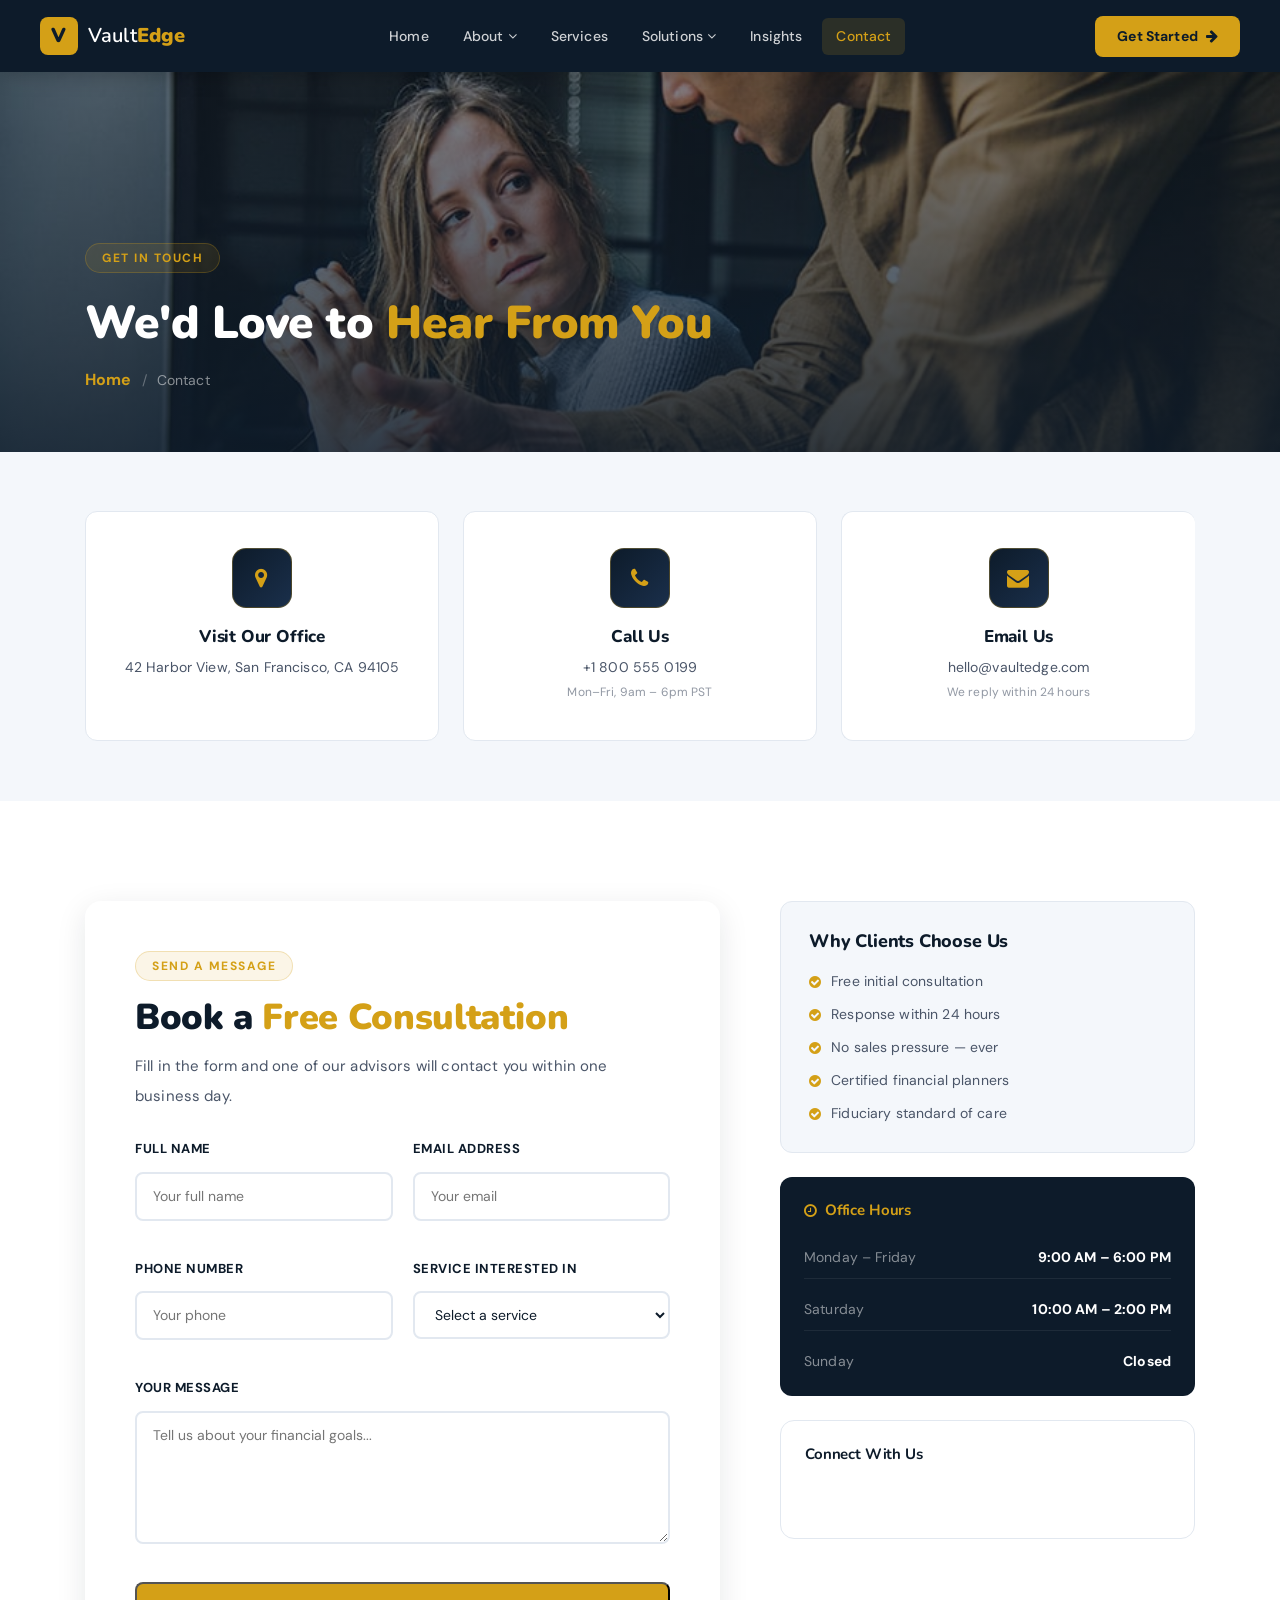
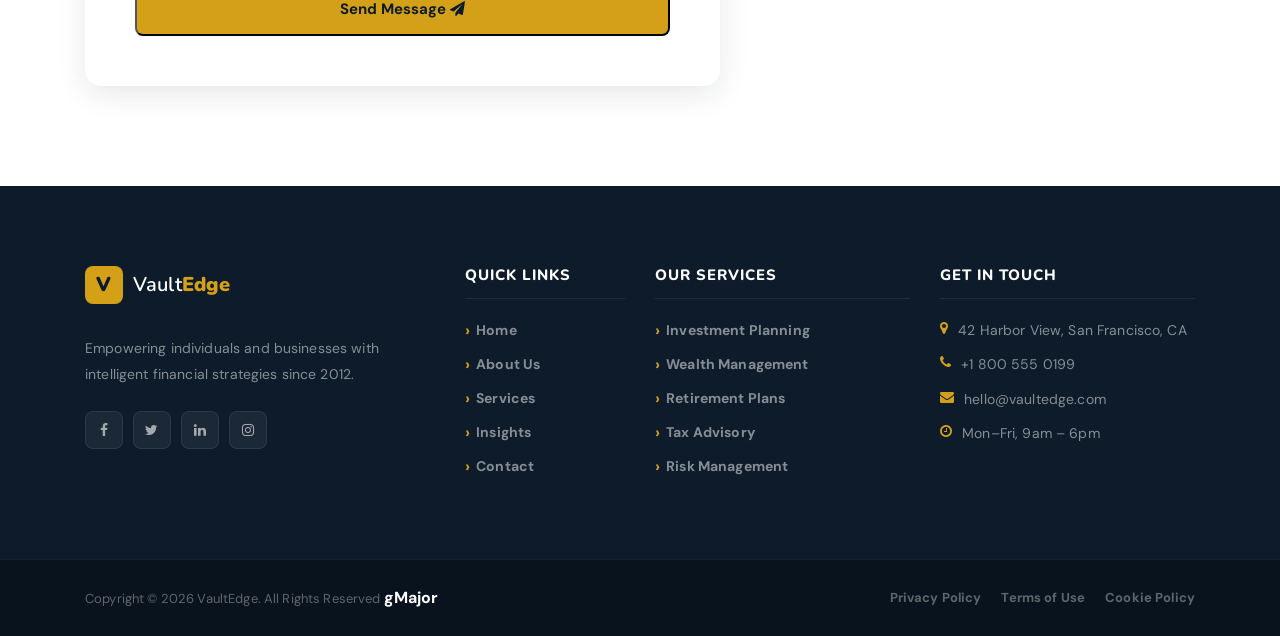
<file: contact.html>
<!DOCTYPE html>
<html lang="en">
<head>
    <meta charset="UTF-8">
    <meta name="description" content="Get in touch with VaultEdge — book a free financial consultation today.">
    <meta http-equiv="X-UA-Compatible" content="IE=edge">
    <meta name="viewport" content="width=device-width, initial-scale=1, shrink-to-fit=no">
    <title>Contact Us — VaultEdge</title>
    <link rel="icon" href="img/core-img/favicon.ico">
    <link rel="stylesheet" href="style.css">
    <link rel="stylesheet" href="css/custom-override.css">
</head>
<body>
    <div class="preloader d-flex align-items-center justify-content-center">
        <div class="lds-ellipsis"><div></div><div></div><div></div><div></div></div>
    </div>
    <header class="ve-header" id="ve-sticky">
        <div class="container-fluid ve-nav-wrap">
            <div class="ve-logo"><a href="index.html"><span class="ve-logo-icon">V</span><span class="ve-logo-text">Vault<strong>Edge</strong></span></a></div>
            <nav class="ve-nav">
                <ul>
                    <li><a href="index.html">Home</a></li>
                    <li class="has-drop"><a href="about.html">About <i class="fa fa-angle-down"></i></a>
                        <ul class="ve-dropdown">
                            <li><a href="about.html">About Us</a></li>
                            <li><a href="services.html">Our Services</a></li>
                            <li><a href="elements.html">UI Elements</a></li>
                        </ul>
                    </li>
                    <li><a href="services.html">Services</a></li>
                    <li class="has-drop"><a href="#">Solutions <i class="fa fa-angle-down"></i></a>
                        <ul class="ve-dropdown">
                            <li><a href="#">Wealth Management</a></li>
                            <li><a href="#">Retirement Plans</a></li>
                            <li><a href="#">Tax Advisory</a></li>
                            <li><a href="#">Risk Analysis</a></li>
                        </ul>
                    </li>
                    <li><a href="post.html">Insights</a></li>
                    <li><a href="contact.html" class="active">Contact</a></li>
                </ul>
            </nav>
            <div class="ve-nav-cta"><a href="contact.html" class="ve-cta-btn">Get Started <i class="fa fa-arrow-right"></i></a></div>
            <button class="ve-toggler" id="ve-toggle"><span></span><span></span><span></span></button>
        </div>
        <div class="ve-mobile-menu" id="ve-mobile-menu">
            <ul>
                <li><a href="index.html">Home</a></li>
                <li><a href="about.html">About</a></li>
                <li><a href="services.html">Services</a></li>
                <li><a href="#">Solutions</a></li>
                <li><a href="post.html">Insights</a></li>
                <li><a href="contact.html">Contact</a></li>
            </ul>
        </div>
    </header>
    <section class="ve-page-hero" style="background-image:url(img/bg-img/22.jpg);">
        <div class="ve-page-hero-overlay"></div>
        <div class="container ve-page-hero-content">
            <span class="ve-section-tag">Get In Touch</span>
            <h1>We'd Love to <span>Hear From You</span></h1>
            <nav aria-label="breadcrumb"><ol class="ve-breadcrumb"><li><a href="index.html">Home</a></li><li class="active">Contact</li></ol></nav>
        </div>
    </section>

    <section class="ve-contact-cards-section">
        <div class="container">
            <div class="ve-contact-cards-grid">
                <div class="ve-contact-info-card wow fadeInUp" data-wow-delay="100ms"><div class="ve-ci-icon"><i class="fa fa-map-marker"></i></div><h5>Visit Our Office</h5><p>42 Harbor View, San Francisco, CA 94105</p></div>
                <div class="ve-contact-info-card wow fadeInUp" data-wow-delay="250ms"><div class="ve-ci-icon"><i class="fa fa-phone"></i></div><h5>Call Us</h5><p>+1 800 555 0199<br><small>Mon–Fri, 9am – 6pm PST</small></p></div>
                <div class="ve-contact-info-card wow fadeInUp" data-wow-delay="400ms"><div class="ve-ci-icon"><i class="fa fa-envelope"></i></div><h5>Email Us</h5><p>hello@vaultedge.com<br><small>We reply within 24 hours</small></p></div>
            </div>
        </div>
    </section>

    <section class="ve-section ve-contact-section">
        <div class="container">
            <div class="row">
                <div class="col-12 col-lg-7 wow fadeInLeft" data-wow-delay="100ms">
                    <div class="ve-contact-form-wrap">
                        <span class="ve-section-tag">Send a Message</span>
                        <h2>Book a <span>Free Consultation</span></h2>
                        <p>Fill in the form and one of our advisors will contact you within one business day.</p>
                        <form class="ve-contact-form" action="#" method="post">
                            <div class="ve-form-row">
                                <div class="ve-form-group"><label>Full Name</label><input type="text" placeholder="Your full name" required></div>
                                <div class="ve-form-group"><label>Email Address</label><input type="email" placeholder="Your email" required></div>
                            </div>
                            <div class="ve-form-row">
                                <div class="ve-form-group"><label>Phone Number</label><input type="tel" placeholder="Your phone"></div>
                                <div class="ve-form-group"><label>Service Interested In</label>
                                    <select><option>Select a service</option><option>Investment Planning</option><option>Wealth Management</option><option>Retirement Planning</option><option>Tax Advisory</option><option>Risk Management</option></select>
                                </div>
                            </div>
                            <div class="ve-form-group"><label>Your Message</label><textarea rows="5" placeholder="Tell us about your financial goals..."></textarea></div>
                            <button type="submit" class="ve-btn-primary">Send Message <i class="fa fa-paper-plane"></i></button>
                        </form>
                    </div>
                </div>
                <div class="col-12 col-lg-5 wow fadeInRight" data-wow-delay="200ms">
                    <div class="ve-contact-aside">
                        <div class="ve-ca-box">
                            <h4>Why Clients Choose Us</h4>
                            <ul class="ve-ca-list">
                                <li><i class="fa fa-check-circle"></i> Free initial consultation</li>
                                <li><i class="fa fa-check-circle"></i> Response within 24 hours</li>
                                <li><i class="fa fa-check-circle"></i> No sales pressure — ever</li>
                                <li><i class="fa fa-check-circle"></i> Certified financial planners</li>
                                <li><i class="fa fa-check-circle"></i> Fiduciary standard of care</li>
                            </ul>
                        </div>
                        <div class="ve-ca-hours">
                            <h5><i class="fa fa-clock-o"></i> Office Hours</h5>
                            <ul>
                                <li><span>Monday – Friday</span><strong>9:00 AM – 6:00 PM</strong></li>
                                <li><span>Saturday</span><strong>10:00 AM – 2:00 PM</strong></li>
                                <li><span>Sunday</span><strong>Closed</strong></li>
                            </ul>
                        </div>
                        <div class="ve-ca-social">
                            <h5>Connect With Us</h5>
                            <div class="ve-social">
                                <a href="#"><i class="fa fa-facebook"></i></a>
                                <a href="#"><i class="fa fa-twitter"></i></a>
                                <a href="#"><i class="fa fa-linkedin"></i></a>
                                <a href="#"><i class="fa fa-instagram"></i></a>
                            </div>
                        </div>
                    </div>
                </div>
            </div>
        </div>
    </section>
    <footer class="ve-footer">
        <div class="container">
            <div class="row">
                <div class="col-12 col-sm-6 col-lg-4 mb-50">
                    <div class="ve-footer-brand">
                        <a href="index.html" class="ve-footer-logo"><span class="ve-logo-icon">V</span><span class="ve-logo-text">Vault<strong>Edge</strong></span></a>
                        <p>Empowering individuals and businesses with intelligent financial strategies since 2012.</p>
                        <div class="ve-social"><a href="#"><i class="fa fa-facebook"></i></a><a href="#"><i class="fa fa-twitter"></i></a><a href="#"><i class="fa fa-linkedin"></i></a><a href="#"><i class="fa fa-instagram"></i></a></div>
                    </div>
                </div>
                <div class="col-12 col-sm-6 col-lg-2 mb-50">
                    <h5 class="ve-footer-title">Quick Links</h5>
                    <ul class="ve-footer-links"><li><a href="index.html">Home</a></li><li><a href="about.html">About Us</a></li><li><a href="services.html">Services</a></li><li><a href="post.html">Insights</a></li><li><a href="contact.html">Contact</a></li></ul>
                </div>
                <div class="col-12 col-sm-6 col-lg-3 mb-50">
                    <h5 class="ve-footer-title">Our Services</h5>
                    <ul class="ve-footer-links"><li><a href="#">Investment Planning</a></li><li><a href="#">Wealth Management</a></li><li><a href="#">Retirement Plans</a></li><li><a href="#">Tax Advisory</a></li><li><a href="#">Risk Management</a></li></ul>
                </div>
                <div class="col-12 col-sm-6 col-lg-3 mb-50">
                    <h5 class="ve-footer-title">Get In Touch</h5>
                    <ul class="ve-footer-contact">
                        <li><i class="fa fa-map-marker"></i> 42 Harbor View, San Francisco, CA</li>
                        <li><i class="fa fa-phone"></i> +1 800 555 0199</li>
                        <li><i class="fa fa-envelope"></i> hello@vaultedge.com</li>
                        <li><i class="fa fa-clock-o"></i> Mon–Fri, 9am – 6pm</li>
                    </ul>
                </div>
            </div>
        </div>
        <div class="ve-footer-bottom"><div class="container"><div class="ve-footer-bottom-inner">
            <p>Copyright &copy; <script>document.write(new Date().getFullYear());</script> VaultEdge. All Rights Reserved <a href="https://goodluckportfolio.vercel.app/" class="text-white" target="_blank">gMajor</a></p>
            <ul><li><a href="#">Privacy Policy</a></li><li><a href="#">Terms of Use</a></li><li><a href="#">Cookie Policy</a></li></ul>
        </div></div></div>
    </footer>
    <script src="js/jquery/jquery-2.2.4.min.js"></script>
    <script src="js/bootstrap/popper.min.js"></script>
    <script src="js/bootstrap/bootstrap.min.js"></script>
    <script src="js/plugins/plugins.js"></script>
    <script src="js/active.js"></script>
    <script src="js/vaultedge.js"></script>
</body>
</html>
</file>
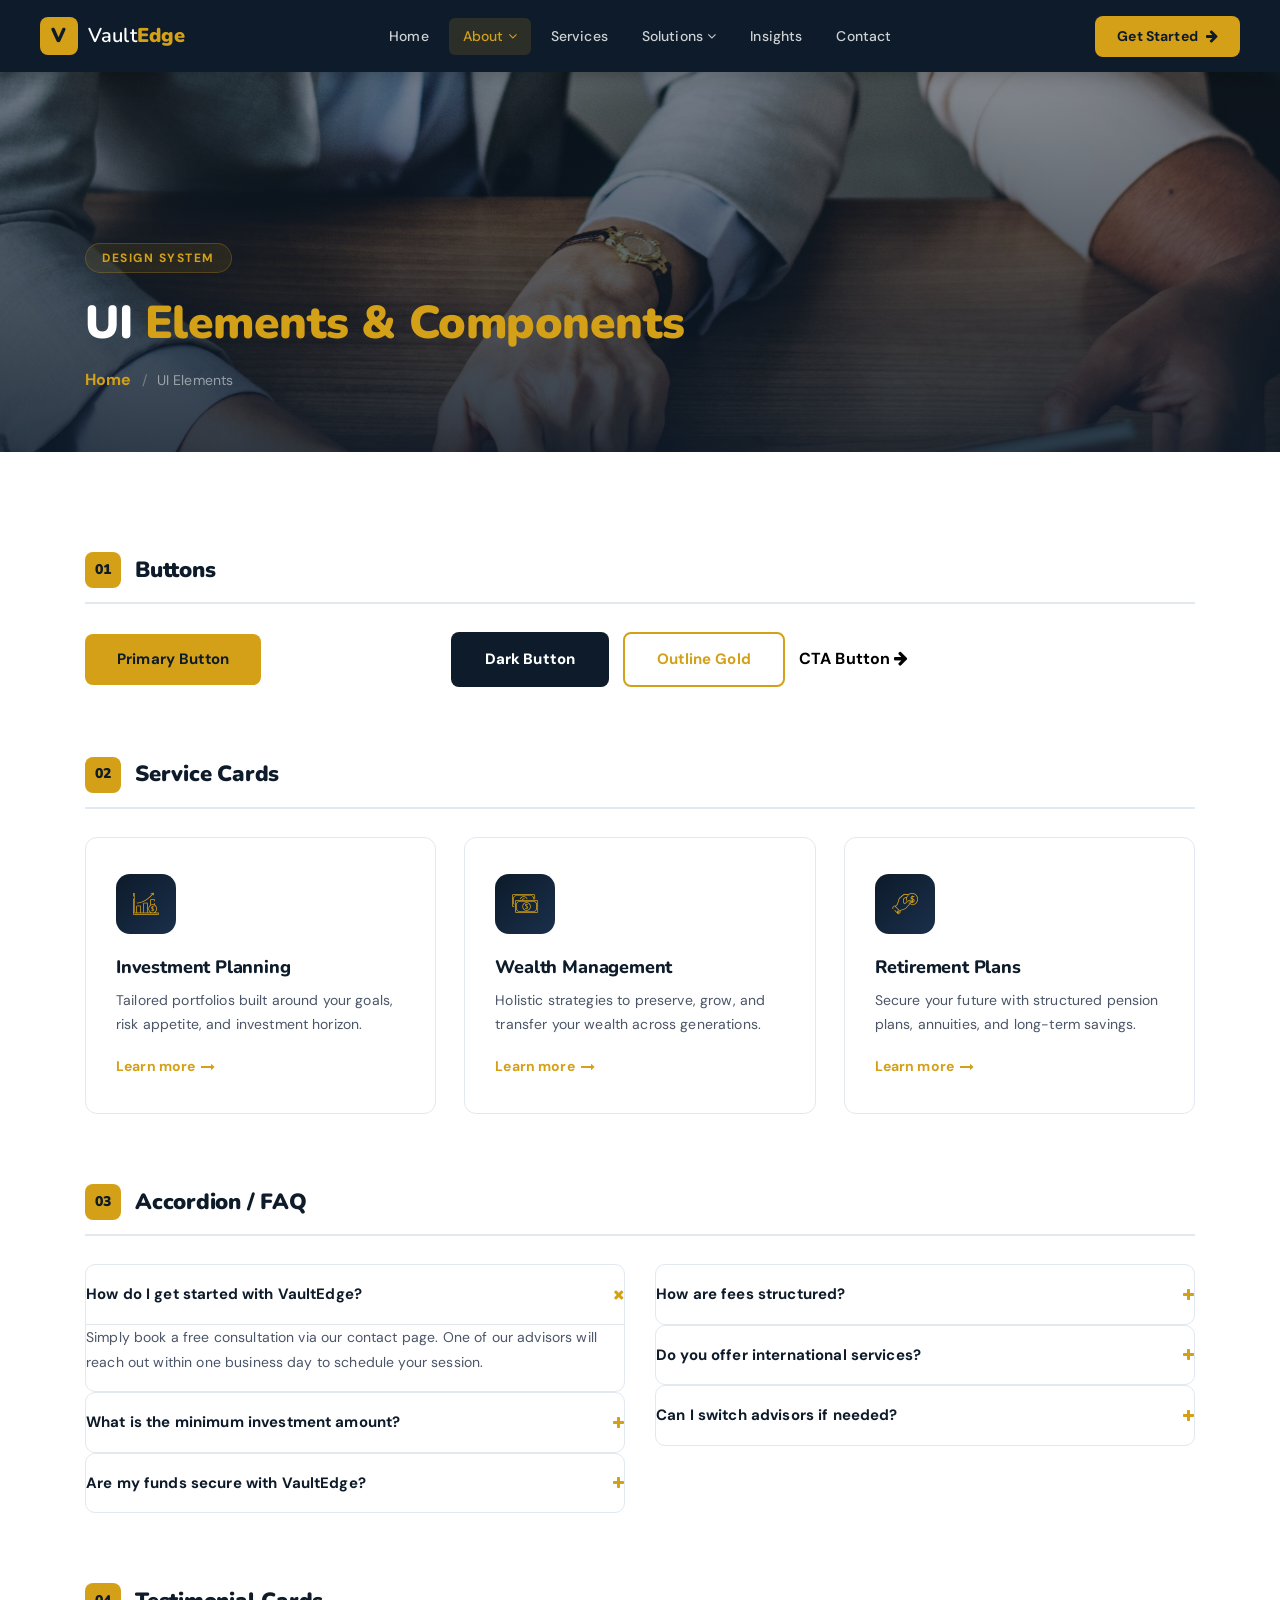
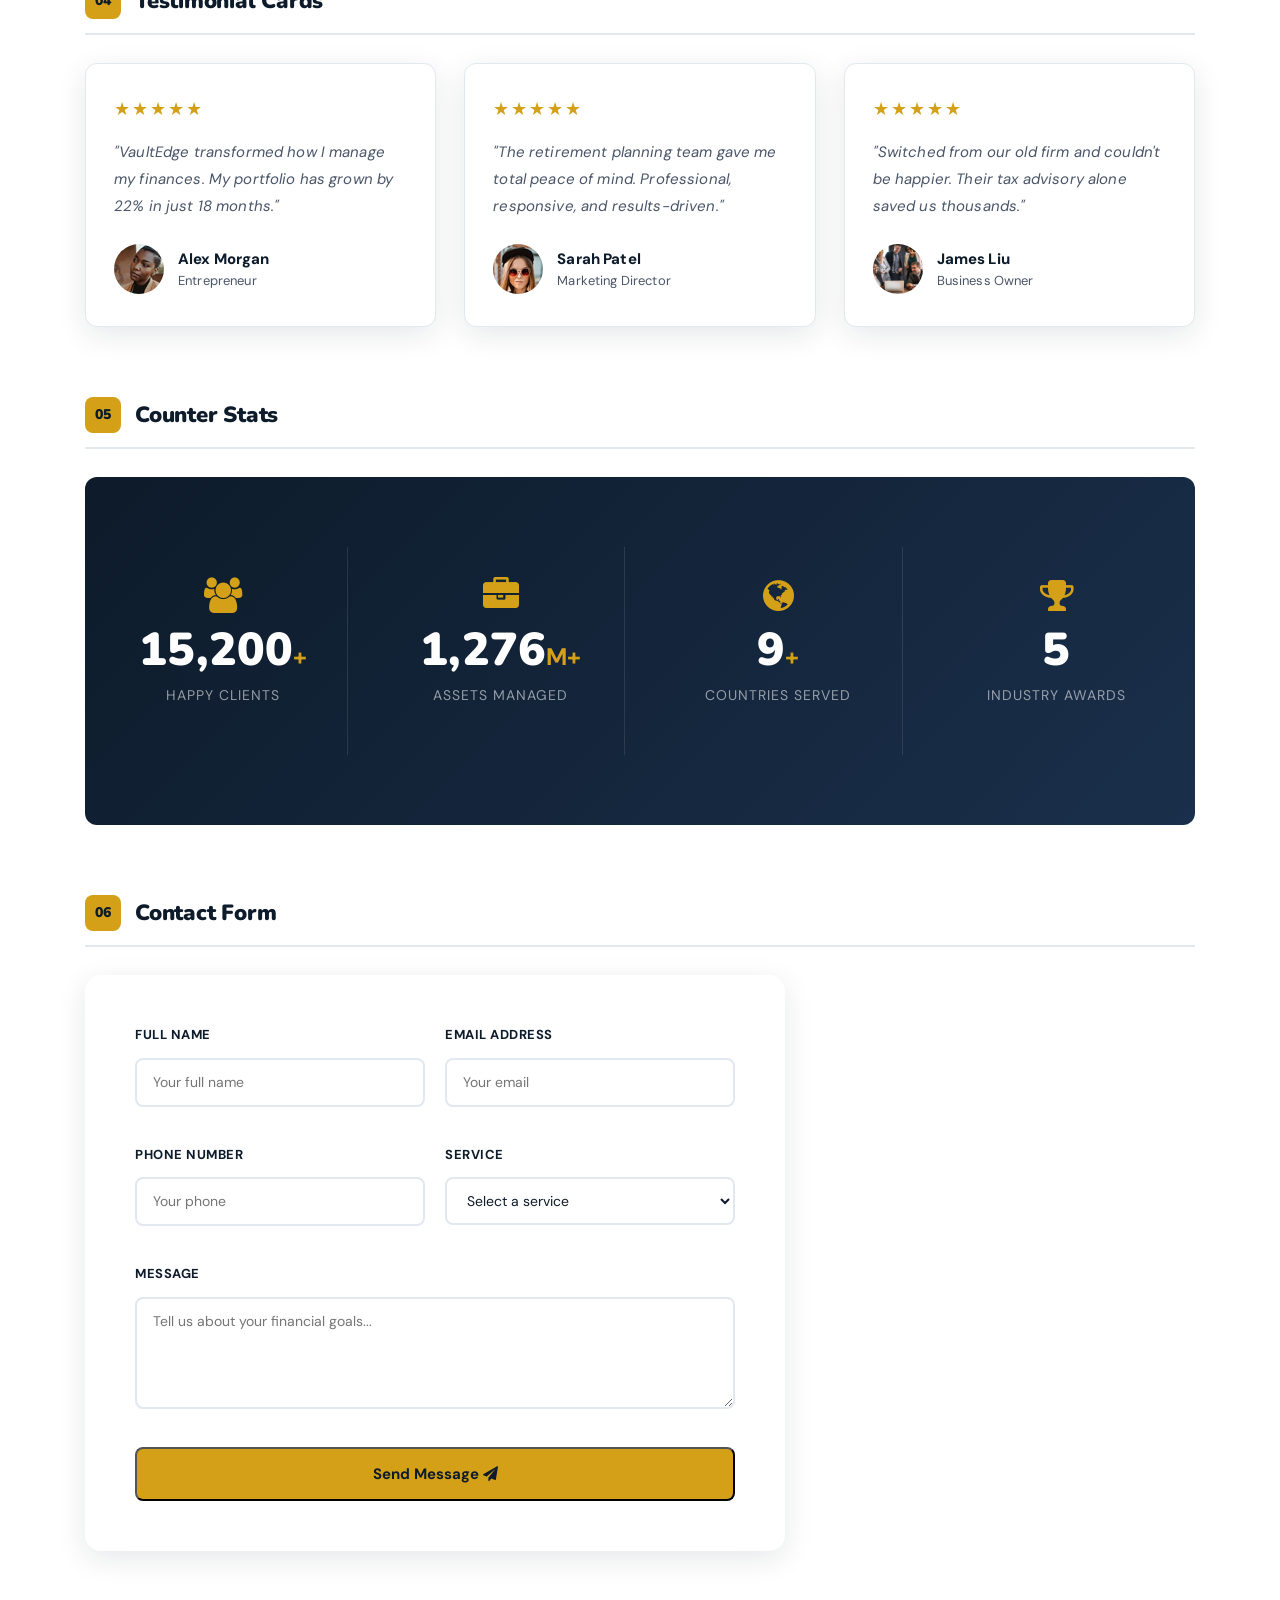
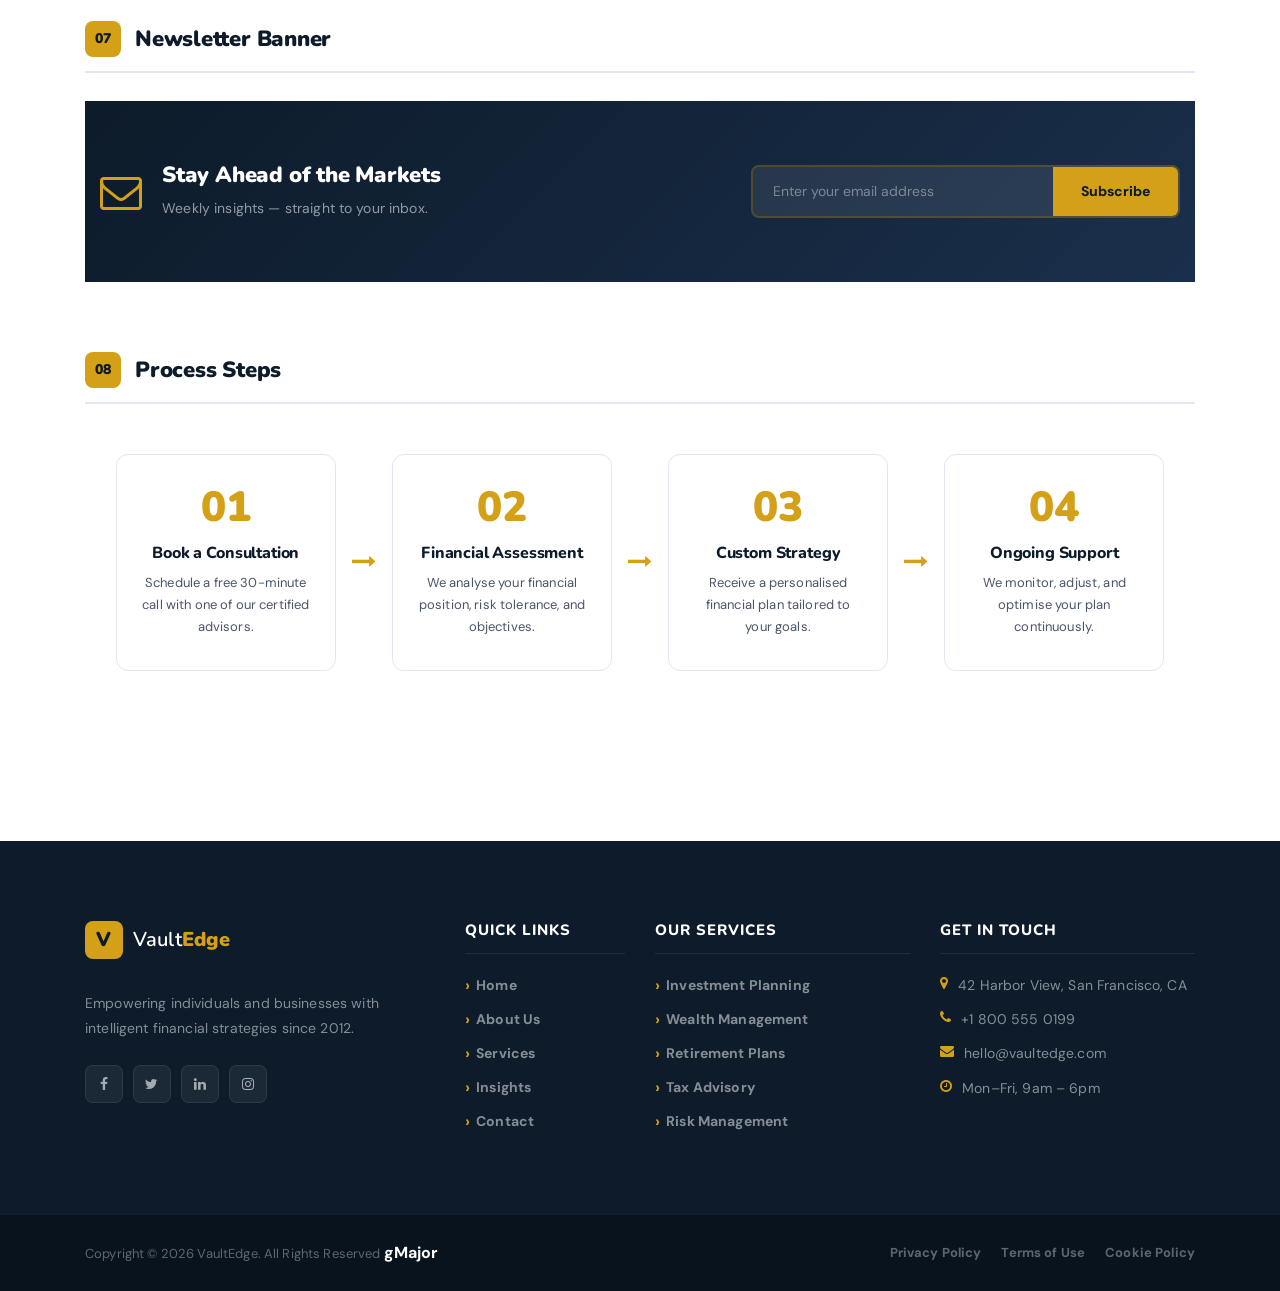
<file: elements.html>
<!DOCTYPE html>
<html lang="en">
<head>
    <meta charset="UTF-8">
    <meta name="description" content="VaultEdge UI Elements — buttons, forms, accordions, tabs, alerts, cards and more.">
    <meta http-equiv="X-UA-Compatible" content="IE=edge">
    <meta name="viewport" content="width=device-width, initial-scale=1, shrink-to-fit=no">
    <title>UI Elements — VaultEdge</title>
    <link rel="icon" href="img/core-img/favicon.ico">
    <link rel="stylesheet" href="style.css">
    <link rel="stylesheet" href="css/custom-override.css">
</head>
<body>
    <div class="preloader d-flex align-items-center justify-content-center">
        <div class="lds-ellipsis"><div></div><div></div><div></div><div></div></div>
    </div>
    <header class="ve-header" id="ve-sticky">
        <div class="container-fluid ve-nav-wrap">
            <div class="ve-logo"><a href="index.html"><span class="ve-logo-icon">V</span><span class="ve-logo-text">Vault<strong>Edge</strong></span></a></div>
            <nav class="ve-nav"><ul>
                <li><a href="index.html">Home</a></li>
                <li class="has-drop"><a href="about.html" class="active">About <i class="fa fa-angle-down"></i></a>
                    <ul class="ve-dropdown"><li><a href="about.html">About Us</a></li><li><a href="services.html">Our Services</a></li><li><a href="elements.html">UI Elements</a></li></ul>
                </li>
                <li><a href="services.html">Services</a></li>
                <li class="has-drop"><a href="#">Solutions <i class="fa fa-angle-down"></i></a>
                    <ul class="ve-dropdown"><li><a href="#">Wealth Management</a></li><li><a href="#">Retirement Plans</a></li><li><a href="#">Tax Advisory</a></li><li><a href="#">Risk Analysis</a></li></ul>
                </li>
                <li><a href="post.html">Insights</a></li>
                <li><a href="contact.html">Contact</a></li>
            </ul></nav>
            <div class="ve-nav-cta"><a href="contact.html" class="ve-cta-btn">Get Started <i class="fa fa-arrow-right"></i></a></div>
            <button class="ve-toggler" id="ve-toggle"><span></span><span></span><span></span></button>
        </div>
        <div class="ve-mobile-menu" id="ve-mobile-menu"><ul>
            <li><a href="index.html">Home</a></li><li><a href="about.html">About</a></li>
            <li><a href="services.html">Services</a></li><li><a href="#">Solutions</a></li>
            <li><a href="post.html">Insights</a></li><li><a href="contact.html">Contact</a></li>
        </ul></div>
    </header>
    <section class="ve-page-hero" style="background-image:url(img/bg-img/13.jpg);">
        <div class="ve-page-hero-overlay"></div>
        <div class="container ve-page-hero-content">
            <span class="ve-section-tag">Design System</span><h1>UI <span>Elements &amp; Components</span></h1>
            <nav aria-label="breadcrumb"><ol class="ve-breadcrumb"><li><a href="index.html">Home</a></li><li class="active">UI Elements</li></ol></nav>
        </div>
    </section>

    <section class="ve-section ve-elements-section">
        <div class="container">

            <!-- BUTTONS -->
            <div class="ve-el-block">
                <h3 class="ve-el-title"><span>01</span> Buttons</h3>
                <div class="ve-el-demo">
                    <a href="#" class="ve-btn-primary">Primary Button</a>
                    <a href="#" class="ve-btn-ghost">Ghost Button</a>
                    <a href="#" class="ve-btn-white" style="background:var(--ve-dark);color:#fff;">Dark Button</a>
                    <a href="#" class="ve-btn-primary" style="background:transparent;border:2px solid var(--ve-gold);color:var(--ve-gold);">Outline Gold</a>
                    <a href="#" class="ve-cta-btn">CTA Button <i class="fa fa-arrow-right"></i></a>
                </div>
            </div>

            <!-- SERVICE CARDS -->
            <div class="ve-el-block">
                <h3 class="ve-el-title"><span>02</span> Service Cards</h3>
                <div class="ve-services-grid">
                    <div class="ve-service-card"><div class="ve-service-icon"><i class="icon-profits"></i></div><h4>Investment Planning</h4><p>Tailored portfolios built around your goals, risk appetite, and investment horizon.</p><a href="#" class="ve-card-link">Learn more <i class="fa fa-long-arrow-right"></i></a></div>
                    <div class="ve-service-card"><div class="ve-service-icon"><i class="icon-money-1"></i></div><h4>Wealth Management</h4><p>Holistic strategies to preserve, grow, and transfer your wealth across generations.</p><a href="#" class="ve-card-link">Learn more <i class="fa fa-long-arrow-right"></i></a></div>
                    <div class="ve-service-card"><div class="ve-service-icon"><i class="icon-coin"></i></div><h4>Retirement Plans</h4><p>Secure your future with structured pension plans, annuities, and long-term savings.</p><a href="#" class="ve-card-link">Learn more <i class="fa fa-long-arrow-right"></i></a></div>
                </div>
            </div>

            <!-- ACCORDION + FAQ -->
            <div class="ve-el-block">
                <h3 class="ve-el-title"><span>03</span> Accordion / FAQ</h3>
                <div class="row">
                    <div class="col-12 col-lg-6">
                        <div class="ve-faq-list">
                            <div class="ve-faq-item open"><div class="ve-faq-q"><span>How do I get started with VaultEdge?</span><i class="fa fa-plus"></i></div><div class="ve-faq-a">Simply book a free consultation via our contact page. One of our advisors will reach out within one business day to schedule your session.</div></div>
                            <div class="ve-faq-item"><div class="ve-faq-q"><span>What is the minimum investment amount?</span><i class="fa fa-plus"></i></div><div class="ve-faq-a">There is no minimum. We work with clients at all wealth levels and tailor our services accordingly.</div></div>
                            <div class="ve-faq-item"><div class="ve-faq-q"><span>Are my funds secure with VaultEdge?</span><i class="fa fa-plus"></i></div><div class="ve-faq-a">Yes. Your assets are held with SIPC-protected custodians and we use bank-grade 256-bit encryption across all platforms.</div></div>
                        </div>
                    </div>
                    <div class="col-12 col-lg-6">
                        <div class="ve-faq-list">
                            <div class="ve-faq-item"><div class="ve-faq-q"><span>How are fees structured?</span><i class="fa fa-plus"></i></div><div class="ve-faq-a">We operate on a transparent fee-only model — no commissions, no conflicts of interest.</div></div>
                            <div class="ve-faq-item"><div class="ve-faq-q"><span>Do you offer international services?</span><i class="fa fa-plus"></i></div><div class="ve-faq-a">Yes, we serve clients in 30+ countries. Our digital-first approach means we can work with anyone, anywhere.</div></div>
                            <div class="ve-faq-item"><div class="ve-faq-q"><span>Can I switch advisors if needed?</span><i class="fa fa-plus"></i></div><div class="ve-faq-a">Absolutely. Client satisfaction is our priority. If you'd prefer to work with a different advisor on our team, we make that transition seamless.</div></div>
                        </div>
                    </div>
                </div>
            </div>

            <!-- TESTIMONIAL CARDS -->
            <div class="ve-el-block">
                <h3 class="ve-el-title"><span>04</span> Testimonial Cards</h3>
                <div class="ve-testi-grid">
                    <div class="ve-testi-card"><div class="ve-testi-stars">&#9733;&#9733;&#9733;&#9733;&#9733;</div><p>"VaultEdge transformed how I manage my finances. My portfolio has grown by 22% in just 18 months."</p><div class="ve-testi-author"><div class="ve-testi-avatar bg-img" style="background-image:url(img/bg-img/32.jpg);"></div><div><strong>Alex Morgan</strong><span>Entrepreneur</span></div></div></div>
                    <div class="ve-testi-card"><div class="ve-testi-stars">&#9733;&#9733;&#9733;&#9733;&#9733;</div><p>"The retirement planning team gave me total peace of mind. Professional, responsive, and results-driven."</p><div class="ve-testi-author"><div class="ve-testi-avatar bg-img" style="background-image:url(img/bg-img/33.jpg);"></div><div><strong>Sarah Patel</strong><span>Marketing Director</span></div></div></div>
                    <div class="ve-testi-card"><div class="ve-testi-stars">&#9733;&#9733;&#9733;&#9733;&#9733;</div><p>"Switched from our old firm and couldn't be happier. Their tax advisory alone saved us thousands."</p><div class="ve-testi-author"><div class="ve-testi-avatar bg-img" style="background-image:url(img/bg-img/14.jpg);"></div><div><strong>James Liu</strong><span>Business Owner</span></div></div></div>
                </div>
            </div>

            <!-- COUNTERS -->
            <div class="ve-el-block">
                <h3 class="ve-el-title"><span>05</span> Counter Stats</h3>
                <section class="ve-counter-section" style="border-radius:var(--ve-radius);overflow:hidden;">
                    <div class="container"><div class="ve-counter-grid">
                        <div class="ve-counter-item"><i class="fa fa-users"></i><strong class="counter" data-count="50000">0</strong><span>+</span><p>Happy Clients</p></div>
                        <div class="ve-counter-item"><i class="fa fa-briefcase"></i><strong class="counter" data-count="4200">0</strong><span>M+</span><p>Assets Managed</p></div>
                        <div class="ve-counter-item"><i class="fa fa-globe"></i><strong class="counter" data-count="30">0</strong><span>+</span><p>Countries Served</p></div>
                        <div class="ve-counter-item"><i class="fa fa-trophy"></i><strong class="counter" data-count="18">0</strong><span></span><p>Industry Awards</p></div>
                    </div></div>
                </section>
            </div>

            <!-- CONTACT FORM -->
            <div class="ve-el-block">
                <h3 class="ve-el-title"><span>06</span> Contact Form</h3>
                <div class="ve-contact-form-wrap" style="max-width:700px;">
                    <form class="ve-contact-form" action="#" method="post">
                        <div class="ve-form-row">
                            <div class="ve-form-group"><label>Full Name</label><input type="text" placeholder="Your full name"></div>
                            <div class="ve-form-group"><label>Email Address</label><input type="email" placeholder="Your email"></div>
                        </div>
                        <div class="ve-form-row">
                            <div class="ve-form-group"><label>Phone Number</label><input type="tel" placeholder="Your phone"></div>
                            <div class="ve-form-group"><label>Service</label><select><option>Select a service</option><option>Investment Planning</option><option>Wealth Management</option><option>Retirement Planning</option></select></div>
                        </div>
                        <div class="ve-form-group"><label>Message</label><textarea rows="4" placeholder="Tell us about your financial goals..."></textarea></div>
                        <button type="submit" class="ve-btn-primary">Send Message <i class="fa fa-paper-plane"></i></button>
                    </form>
                </div>
            </div>

            <!-- NEWSLETTER -->
            <div class="ve-el-block">
                <h3 class="ve-el-title"><span>07</span> Newsletter Banner</h3>
    <section class="ve-newsletter-section"><div class="container"><div class="ve-newsletter-wrap">
        <div class="ve-nl-left"><i class="fa fa-envelope-o"></i><div><h3>Stay Ahead of the Markets</h3><p>Weekly insights — straight to your inbox.</p></div></div>
        <div class="ve-nl-right"><form class="ve-nl-form" action="#" method="post"><input type="email" placeholder="Enter your email address" required><button type="submit">Subscribe</button></form></div>
    </div></div></section>
            </div>

            <!-- PROCESS STEPS -->
            <div class="ve-el-block">
                <h3 class="ve-el-title"><span>08</span> Process Steps</h3>
                <div class="ve-process-grid">
                    <div class="ve-process-step"><div class="ve-process-num">01</div><h5>Book a Consultation</h5><p>Schedule a free 30-minute call with one of our certified advisors.</p></div>
                    <div class="ve-process-arrow"><i class="fa fa-long-arrow-right"></i></div>
                    <div class="ve-process-step"><div class="ve-process-num">02</div><h5>Financial Assessment</h5><p>We analyse your financial position, risk tolerance, and objectives.</p></div>
                    <div class="ve-process-arrow"><i class="fa fa-long-arrow-right"></i></div>
                    <div class="ve-process-step"><div class="ve-process-num">03</div><h5>Custom Strategy</h5><p>Receive a personalised financial plan tailored to your goals.</p></div>
                    <div class="ve-process-arrow"><i class="fa fa-long-arrow-right"></i></div>
                    <div class="ve-process-step"><div class="ve-process-num">04</div><h5>Ongoing Support</h5><p>We monitor, adjust, and optimise your plan continuously.</p></div>
                </div>
            </div>

        </div>
    </section>
    <footer class="ve-footer"><div class="container"><div class="row">
        <div class="col-12 col-sm-6 col-lg-4 mb-50"><div class="ve-footer-brand">
            <a href="index.html" class="ve-footer-logo"><span class="ve-logo-icon">V</span><span class="ve-logo-text">Vault<strong>Edge</strong></span></a>
            <p>Empowering individuals and businesses with intelligent financial strategies since 2012.</p>
            <div class="ve-social"><a href="#"><i class="fa fa-facebook"></i></a><a href="#"><i class="fa fa-twitter"></i></a><a href="#"><i class="fa fa-linkedin"></i></a><a href="#"><i class="fa fa-instagram"></i></a></div>
        </div></div>
        <div class="col-12 col-sm-6 col-lg-2 mb-50"><h5 class="ve-footer-title">Quick Links</h5>
            <ul class="ve-footer-links"><li><a href="index.html">Home</a></li><li><a href="about.html">About Us</a></li><li><a href="services.html">Services</a></li><li><a href="post.html">Insights</a></li><li><a href="contact.html">Contact</a></li></ul>
        </div>
        <div class="col-12 col-sm-6 col-lg-3 mb-50"><h5 class="ve-footer-title">Our Services</h5>
            <ul class="ve-footer-links"><li><a href="#">Investment Planning</a></li><li><a href="#">Wealth Management</a></li><li><a href="#">Retirement Plans</a></li><li><a href="#">Tax Advisory</a></li><li><a href="#">Risk Management</a></li></ul>
        </div>
        <div class="col-12 col-sm-6 col-lg-3 mb-50"><h5 class="ve-footer-title">Get In Touch</h5>
            <ul class="ve-footer-contact"><li><i class="fa fa-map-marker"></i> 42 Harbor View, San Francisco, CA</li><li><i class="fa fa-phone"></i> +1 800 555 0199</li><li><i class="fa fa-envelope"></i> hello@vaultedge.com</li><li><i class="fa fa-clock-o"></i> Mon–Fri, 9am – 6pm</li></ul>
        </div>
    </div></div>
    <div class="ve-footer-bottom"><div class="container"><div class="ve-footer-bottom-inner">
        <p>Copyright &copy; <script>document.write(new Date().getFullYear());</script> VaultEdge. All Rights Reserved <a href="https://goodluckportfolio.vercel.app/" class="text-white" target="_blank">gMajor</a></p>
        <ul><li><a href="#">Privacy Policy</a></li><li><a href="#">Terms of Use</a></li><li><a href="#">Cookie Policy</a></li></ul>
    </div></div></div></footer>
    <script src="js/jquery/jquery-2.2.4.min.js"></script>
    <script src="js/bootstrap/popper.min.js"></script>
    <script src="js/bootstrap/bootstrap.min.js"></script>
    <script src="js/plugins/plugins.js"></script>
    <script src="js/active.js"></script>
    <script src="js/vaultedge.js"></script>
</body></html>
</file>
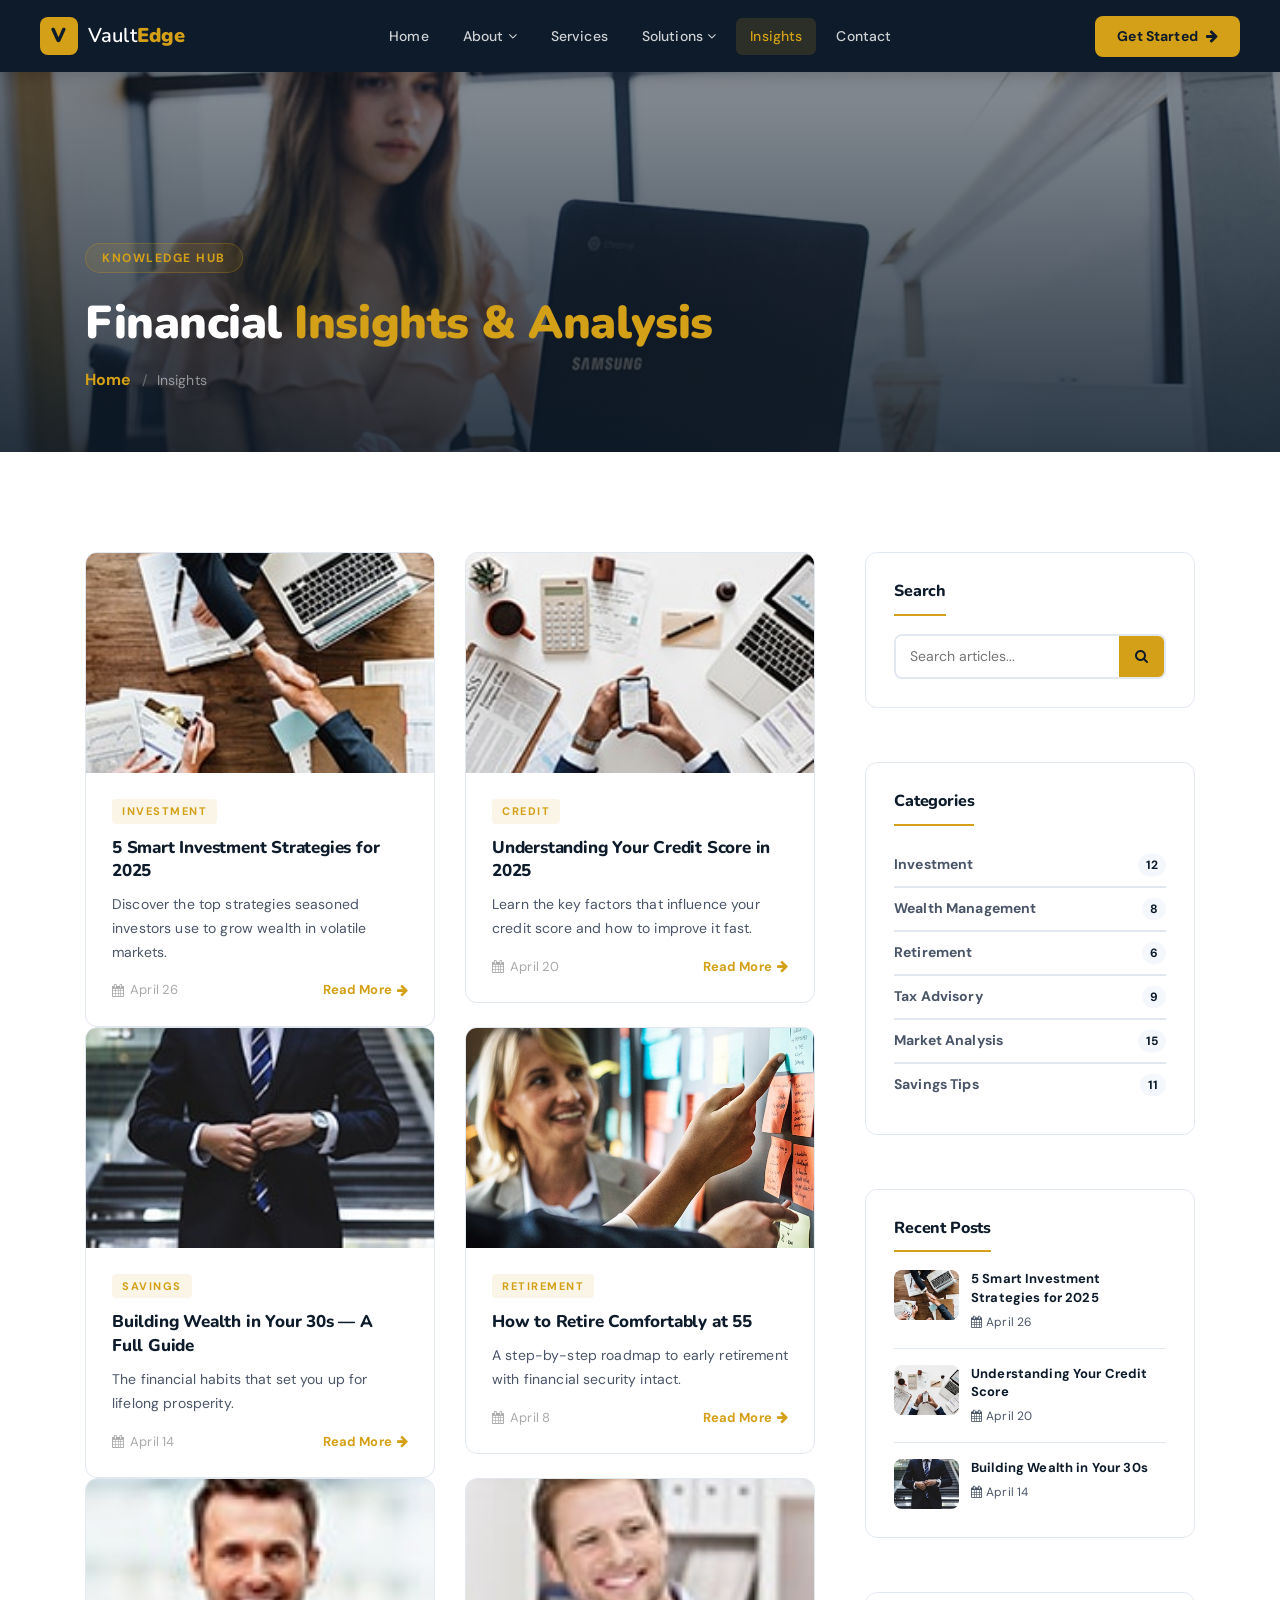
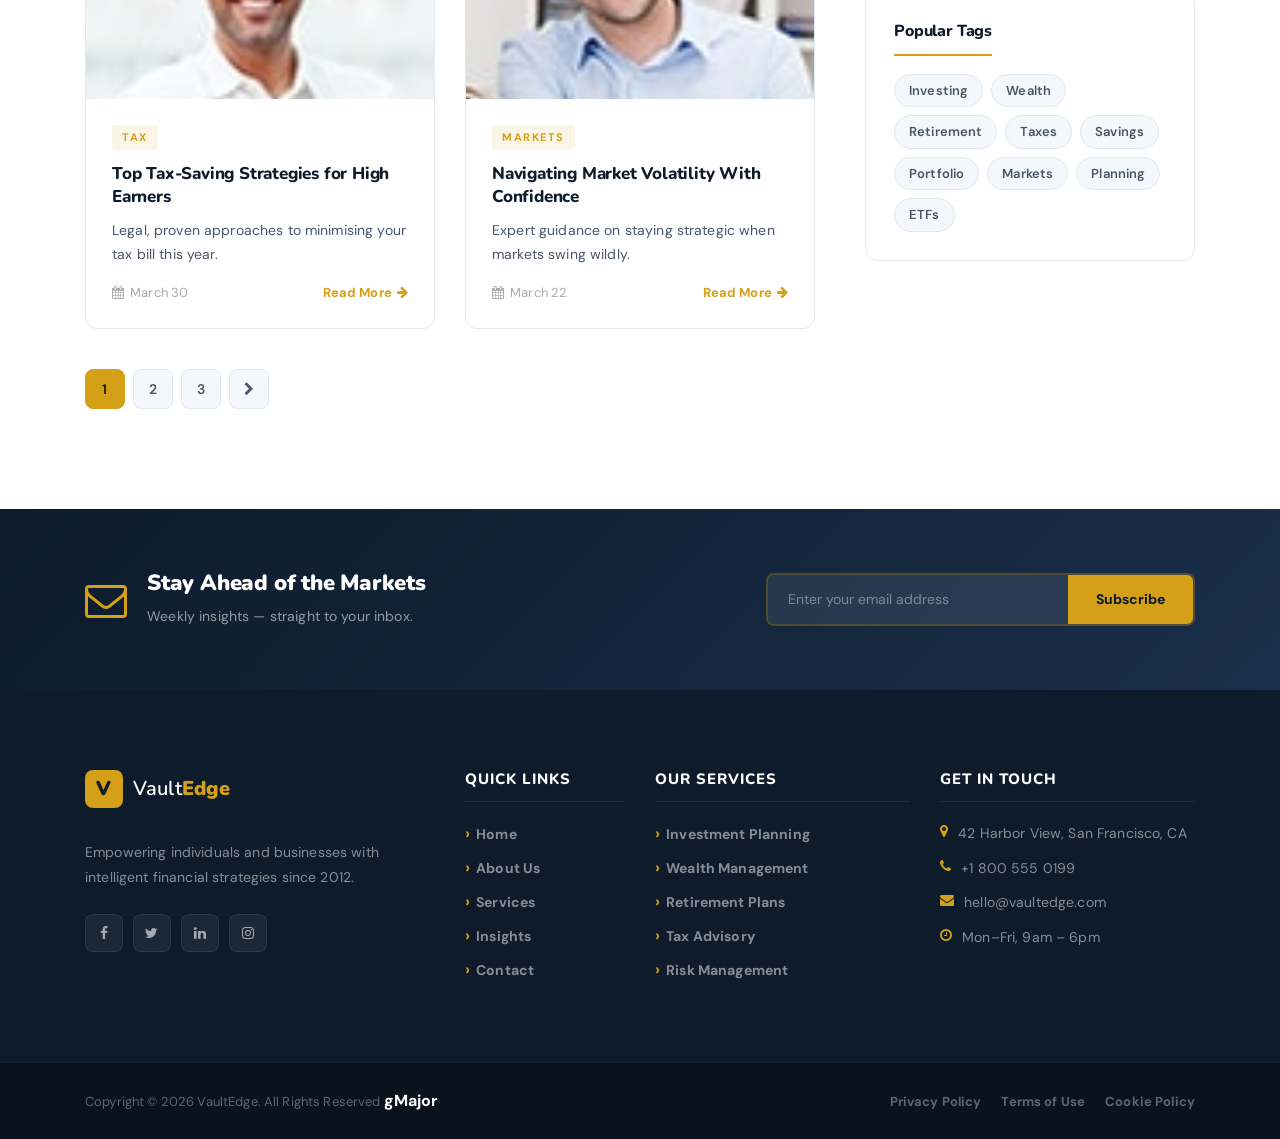
<file: post.html>
<!DOCTYPE html>
<html lang="en">
<head>
    <meta charset="UTF-8">
    <meta name="description" content="VaultEdge blog — expert investment tips, market analysis, and wealth management guides.">
    <meta http-equiv="X-UA-Compatible" content="IE=edge">
    <meta name="viewport" content="width=device-width, initial-scale=1, shrink-to-fit=no">
    <title>Financial Insights — VaultEdge</title>
    <link rel="icon" href="img/core-img/favicon.ico">
    <link rel="stylesheet" href="style.css">
    <link rel="stylesheet" href="css/custom-override.css">
</head>
<body>
    <div class="preloader d-flex align-items-center justify-content-center">
        <div class="lds-ellipsis"><div></div><div></div><div></div><div></div></div>
    </div>
    <header class="ve-header" id="ve-sticky">
        <div class="container-fluid ve-nav-wrap">
            <div class="ve-logo"><a href="index.html"><span class="ve-logo-icon">V</span><span class="ve-logo-text">Vault<strong>Edge</strong></span></a></div>
            <nav class="ve-nav"><ul>
                <li><a href="index.html">Home</a></li>
                <li class="has-drop"><a href="about.html">About <i class="fa fa-angle-down"></i></a>
                    <ul class="ve-dropdown"><li><a href="about.html">About Us</a></li><li><a href="services.html">Our Services</a></li><li><a href="elements.html">UI Elements</a></li></ul>
                </li>
                <li><a href="services.html">Services</a></li>
                <li class="has-drop"><a href="#">Solutions <i class="fa fa-angle-down"></i></a>
                    <ul class="ve-dropdown"><li><a href="#">Wealth Management</a></li><li><a href="#">Retirement Plans</a></li><li><a href="#">Tax Advisory</a></li><li><a href="#">Risk Analysis</a></li></ul>
                </li>
                <li><a href="post.html" class="active">Insights</a></li>
                <li><a href="contact.html">Contact</a></li>
            </ul></nav>
            <div class="ve-nav-cta"><a href="contact.html" class="ve-cta-btn">Get Started <i class="fa fa-arrow-right"></i></a></div>
            <button class="ve-toggler" id="ve-toggle"><span></span><span></span><span></span></button>
        </div>
        <div class="ve-mobile-menu" id="ve-mobile-menu"><ul>
            <li><a href="index.html">Home</a></li><li><a href="about.html">About</a></li>
            <li><a href="services.html">Services</a></li><li><a href="#">Solutions</a></li>
            <li><a href="post.html">Insights</a></li><li><a href="contact.html">Contact</a></li>
        </ul></div>
    </header>
    <section class="ve-page-hero" style="background-image:url(img/bg-img/24.jpg);">
        <div class="ve-page-hero-overlay"></div>
        <div class="container ve-page-hero-content">
            <span class="ve-section-tag">Knowledge Hub</span><h1>Financial <span>Insights &amp; Analysis</span></h1>
            <nav aria-label="breadcrumb"><ol class="ve-breadcrumb"><li><a href="index.html">Home</a></li><li class="active">Insights</li></ol></nav>
        </div>
    </section>

    <section class="ve-section">
        <div class="container">
            <div class="row">
                <div class="col-12 col-lg-8">
                    <div class="row">
                        <div class="col-12 col-md-6 wow fadeInUp" data-wow-delay="100ms"><div class="ve-insight-card"><div class="ve-insight-img bg-img" style="background-image:url(img/bg-img/10.jpg);"></div><div class="ve-insight-body"><span class="ve-insight-cat">Investment</span><h5><a href="single-post.html">5 Smart Investment Strategies for 2025</a></h5><p>Discover the top strategies seasoned investors use to grow wealth in volatile markets.</p><div class="ve-insight-meta"><span><i class="fa fa-calendar"></i> April 26</span><a href="single-post.html">Read More <i class="fa fa-arrow-right"></i></a></div></div></div></div>
                        <div class="col-12 col-md-6 wow fadeInUp" data-wow-delay="200ms"><div class="ve-insight-card"><div class="ve-insight-img bg-img" style="background-image:url(img/bg-img/11.jpg);"></div><div class="ve-insight-body"><span class="ve-insight-cat">Credit</span><h5><a href="single-post.html">Understanding Your Credit Score in 2025</a></h5><p>Learn the key factors that influence your credit score and how to improve it fast.</p><div class="ve-insight-meta"><span><i class="fa fa-calendar"></i> April 20</span><a href="single-post.html">Read More <i class="fa fa-arrow-right"></i></a></div></div></div></div>
                        <div class="col-12 col-md-6 wow fadeInUp" data-wow-delay="300ms"><div class="ve-insight-card"><div class="ve-insight-img bg-img" style="background-image:url(img/bg-img/12.jpg);"></div><div class="ve-insight-body"><span class="ve-insight-cat">Savings</span><h5><a href="single-post.html">Building Wealth in Your 30s — A Full Guide</a></h5><p>The financial habits that set you up for lifelong prosperity.</p><div class="ve-insight-meta"><span><i class="fa fa-calendar"></i> April 14</span><a href="single-post.html">Read More <i class="fa fa-arrow-right"></i></a></div></div></div></div>
                        <div class="col-12 col-md-6 wow fadeInUp" data-wow-delay="400ms"><div class="ve-insight-card"><div class="ve-insight-img bg-img" style="background-image:url(img/bg-img/23.jpg);"></div><div class="ve-insight-body"><span class="ve-insight-cat">Retirement</span><h5><a href="single-post.html">How to Retire Comfortably at 55</a></h5><p>A step-by-step roadmap to early retirement with financial security intact.</p><div class="ve-insight-meta"><span><i class="fa fa-calendar"></i> April 8</span><a href="single-post.html">Read More <i class="fa fa-arrow-right"></i></a></div></div></div></div>
                        <div class="col-12 col-md-6 wow fadeInUp" data-wow-delay="500ms"><div class="ve-insight-card"><div class="ve-insight-img bg-img" style="background-image:url(img/bg-img/25.jpg);"></div><div class="ve-insight-body"><span class="ve-insight-cat">Tax</span><h5><a href="single-post.html">Top Tax-Saving Strategies for High Earners</a></h5><p>Legal, proven approaches to minimising your tax bill this year.</p><div class="ve-insight-meta"><span><i class="fa fa-calendar"></i> March 30</span><a href="single-post.html">Read More <i class="fa fa-arrow-right"></i></a></div></div></div></div>
                        <div class="col-12 col-md-6 wow fadeInUp" data-wow-delay="600ms"><div class="ve-insight-card"><div class="ve-insight-img bg-img" style="background-image:url(img/bg-img/26.jpg);"></div><div class="ve-insight-body"><span class="ve-insight-cat">Markets</span><h5><a href="single-post.html">Navigating Market Volatility With Confidence</a></h5><p>Expert guidance on staying strategic when markets swing wildly.</p><div class="ve-insight-meta"><span><i class="fa fa-calendar"></i> March 22</span><a href="single-post.html">Read More <i class="fa fa-arrow-right"></i></a></div></div></div></div>
                    </div>
                    <div class="ve-pagination"><a href="#" class="active">1</a><a href="#">2</a><a href="#">3</a><a href="#"><i class="fa fa-chevron-right"></i></a></div>
                </div>
                <div class="col-12 col-lg-4">
                    <div class="ve-sidebar">
                        <div class="ve-sidebar-widget">
                            <h5 class="ve-sidebar-title">Search</h5>
                            <div class="ve-search-box"><input type="text" placeholder="Search articles..."><button><i class="fa fa-search"></i></button></div>
                        </div>
                        <div class="ve-sidebar-widget">
                            <h5 class="ve-sidebar-title">Categories</h5>
                            <ul class="ve-cat-list">
                                <li><a href="#">Investment <span>12</span></a></li>
                                <li><a href="#">Wealth Management <span>8</span></a></li>
                                <li><a href="#">Retirement <span>6</span></a></li>
                                <li><a href="#">Tax Advisory <span>9</span></a></li>
                                <li><a href="#">Market Analysis <span>15</span></a></li>
                                <li><a href="#">Savings Tips <span>11</span></a></li>
                            </ul>
                        </div>
                        <div class="ve-sidebar-widget">
                            <h5 class="ve-sidebar-title">Recent Posts</h5>
                            <div class="ve-recent-post"><div class="ve-rp-img bg-img" style="background-image:url(img/bg-img/10.jpg);"></div><div><a href="single-post.html">5 Smart Investment Strategies for 2025</a><span><i class="fa fa-calendar"></i> April 26</span></div></div>
                            <div class="ve-recent-post"><div class="ve-rp-img bg-img" style="background-image:url(img/bg-img/11.jpg);"></div><div><a href="single-post.html">Understanding Your Credit Score</a><span><i class="fa fa-calendar"></i> April 20</span></div></div>
                            <div class="ve-recent-post"><div class="ve-rp-img bg-img" style="background-image:url(img/bg-img/12.jpg);"></div><div><a href="single-post.html">Building Wealth in Your 30s</a><span><i class="fa fa-calendar"></i> April 14</span></div></div>
                        </div>
                        <div class="ve-sidebar-widget">
                            <h5 class="ve-sidebar-title">Popular Tags</h5>
                            <div class="ve-tags"><a href="#">Investing</a><a href="#">Wealth</a><a href="#">Retirement</a><a href="#">Taxes</a><a href="#">Savings</a><a href="#">Portfolio</a><a href="#">Markets</a><a href="#">Planning</a><a href="#">ETFs</a></div>
                        </div>
                    </div>
                </div>
            </div>
        </div>
    </section>
    <section class="ve-newsletter-section"><div class="container"><div class="ve-newsletter-wrap">
        <div class="ve-nl-left"><i class="fa fa-envelope-o"></i><div><h3>Stay Ahead of the Markets</h3><p>Weekly insights — straight to your inbox.</p></div></div>
        <div class="ve-nl-right"><form class="ve-nl-form" action="#" method="post"><input type="email" placeholder="Enter your email address" required><button type="submit">Subscribe</button></form></div>
    </div></div></section>
    <footer class="ve-footer"><div class="container"><div class="row">
        <div class="col-12 col-sm-6 col-lg-4 mb-50"><div class="ve-footer-brand">
            <a href="index.html" class="ve-footer-logo"><span class="ve-logo-icon">V</span><span class="ve-logo-text">Vault<strong>Edge</strong></span></a>
            <p>Empowering individuals and businesses with intelligent financial strategies since 2012.</p>
            <div class="ve-social"><a href="#"><i class="fa fa-facebook"></i></a><a href="#"><i class="fa fa-twitter"></i></a><a href="#"><i class="fa fa-linkedin"></i></a><a href="#"><i class="fa fa-instagram"></i></a></div>
        </div></div>
        <div class="col-12 col-sm-6 col-lg-2 mb-50"><h5 class="ve-footer-title">Quick Links</h5>
            <ul class="ve-footer-links"><li><a href="index.html">Home</a></li><li><a href="about.html">About Us</a></li><li><a href="services.html">Services</a></li><li><a href="post.html">Insights</a></li><li><a href="contact.html">Contact</a></li></ul>
        </div>
        <div class="col-12 col-sm-6 col-lg-3 mb-50"><h5 class="ve-footer-title">Our Services</h5>
            <ul class="ve-footer-links"><li><a href="#">Investment Planning</a></li><li><a href="#">Wealth Management</a></li><li><a href="#">Retirement Plans</a></li><li><a href="#">Tax Advisory</a></li><li><a href="#">Risk Management</a></li></ul>
        </div>
        <div class="col-12 col-sm-6 col-lg-3 mb-50"><h5 class="ve-footer-title">Get In Touch</h5>
            <ul class="ve-footer-contact"><li><i class="fa fa-map-marker"></i> 42 Harbor View, San Francisco, CA</li><li><i class="fa fa-phone"></i> +1 800 555 0199</li><li><i class="fa fa-envelope"></i> hello@vaultedge.com</li><li><i class="fa fa-clock-o"></i> Mon–Fri, 9am – 6pm</li></ul>
        </div>
    </div></div>
    <div class="ve-footer-bottom"><div class="container"><div class="ve-footer-bottom-inner">
        <p>Copyright &copy; <script>document.write(new Date().getFullYear());</script> VaultEdge. All Rights Reserved <a href="https://goodluckportfolio.vercel.app/" class="text-white" target="_blank">gMajor</a></p>
        <ul><li><a href="#">Privacy Policy</a></li><li><a href="#">Terms of Use</a></li><li><a href="#">Cookie Policy</a></li></ul>
    </div></div></div></footer>
    <script src="js/jquery/jquery-2.2.4.min.js"></script>
    <script src="js/bootstrap/popper.min.js"></script>
    <script src="js/bootstrap/bootstrap.min.js"></script>
    <script src="js/plugins/plugins.js"></script>
    <script src="js/active.js"></script>
    <script src="js/vaultedge.js"></script>
</body></html>
</file>
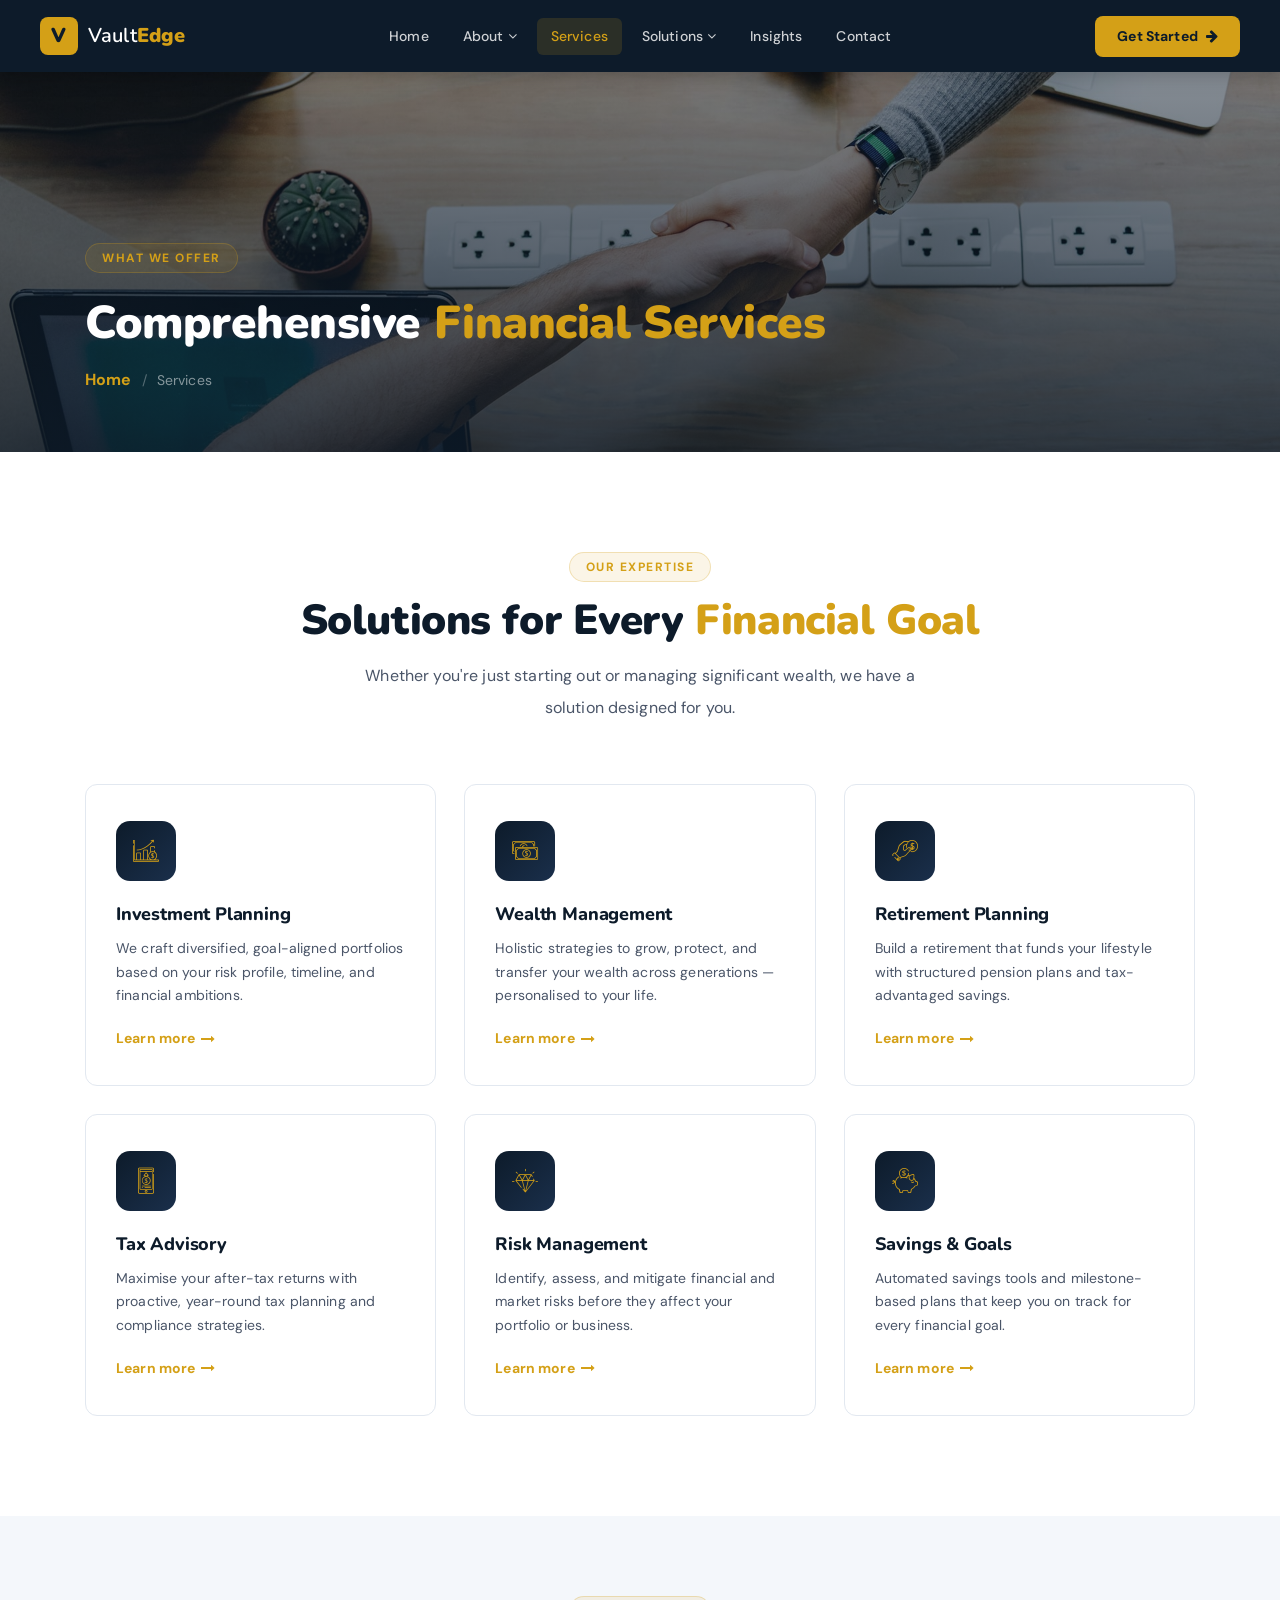
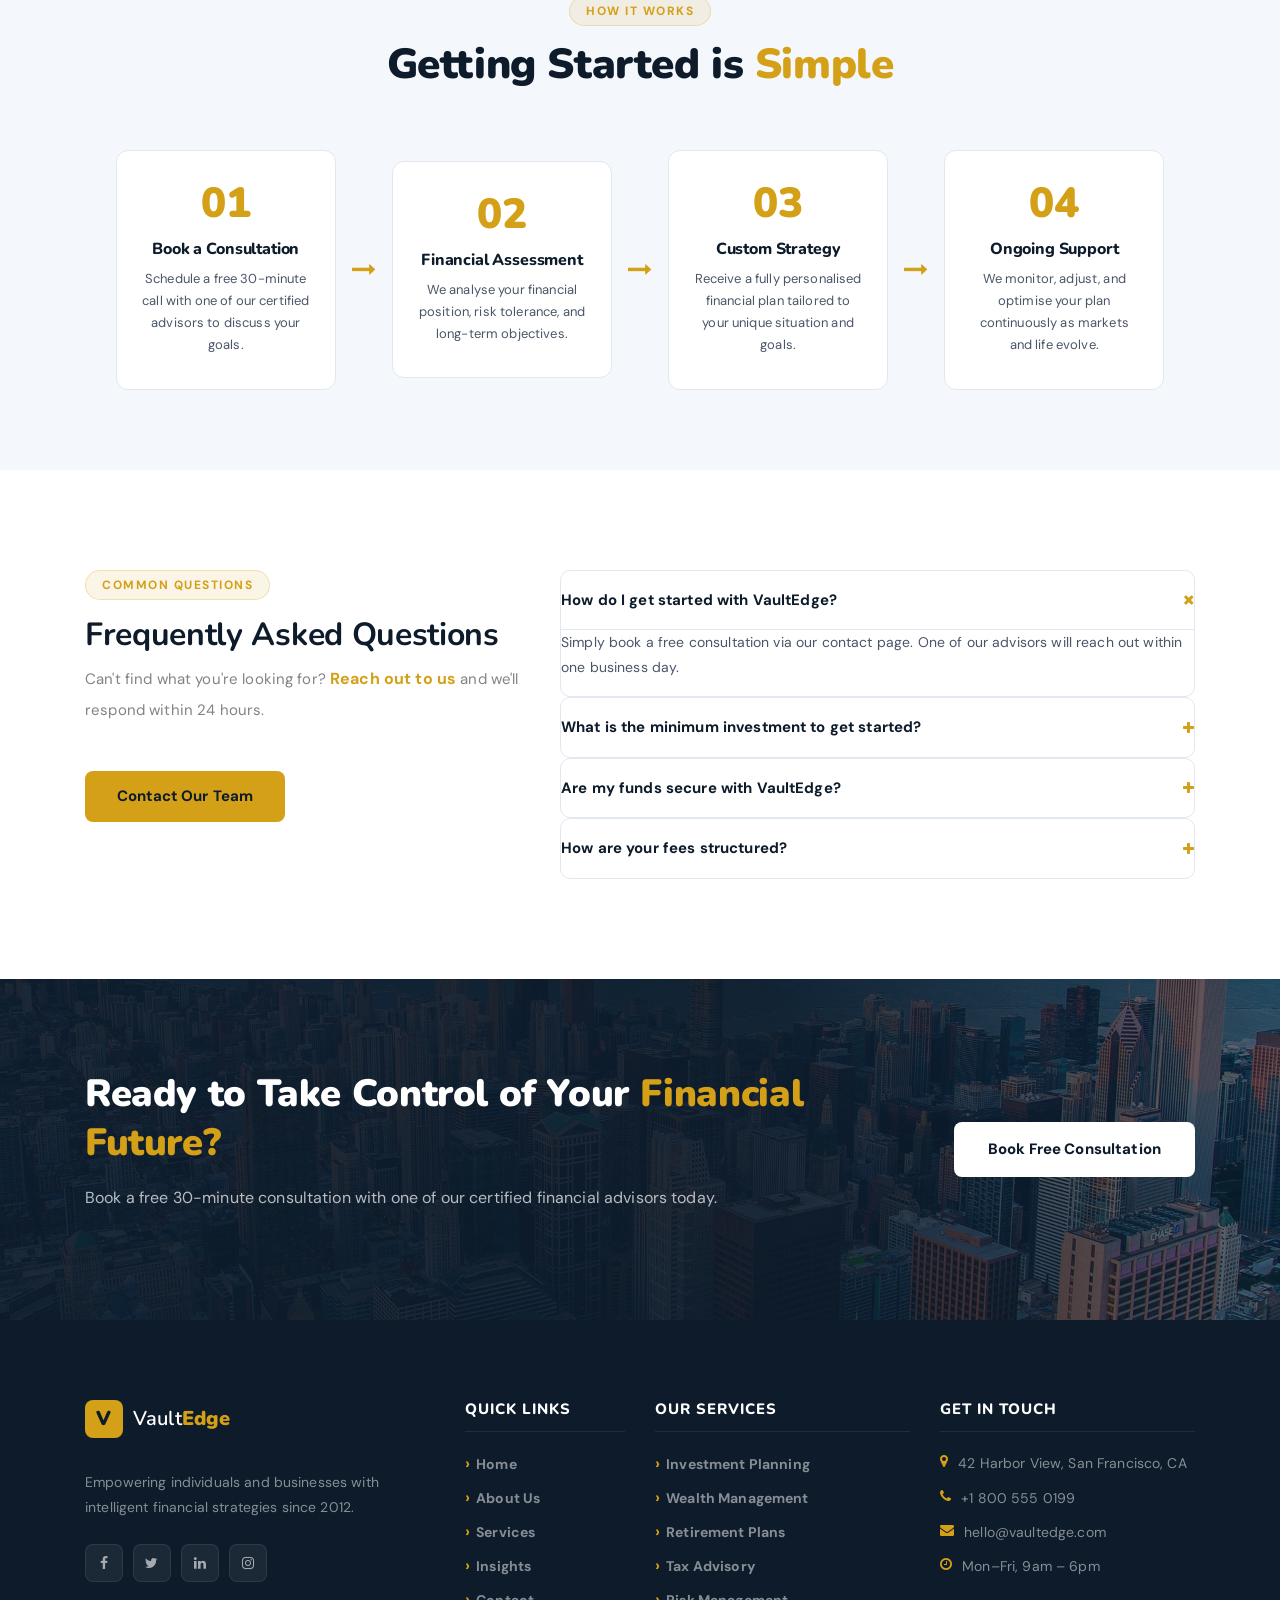
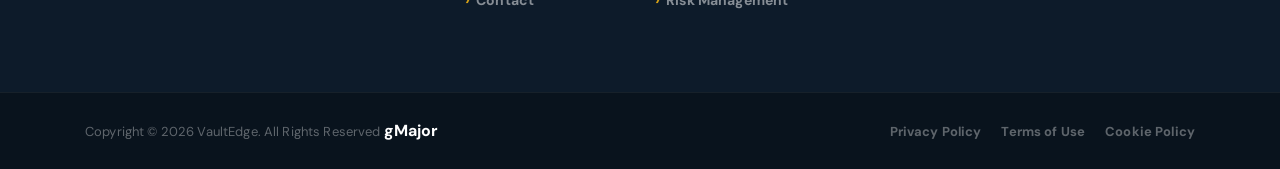
<file: services.html>
<!DOCTYPE html>
<html lang="en">
<head>
    <meta charset="UTF-8">
    <meta name="description" content="VaultEdge offers investment, wealth management, retirement, tax, and risk services.">
    <meta http-equiv="X-UA-Compatible" content="IE=edge">
    <meta name="viewport" content="width=device-width, initial-scale=1, shrink-to-fit=no">
    <title>Our Services — VaultEdge</title>
    <link rel="icon" href="img/core-img/favicon.ico">
    <link rel="stylesheet" href="style.css">
    <link rel="stylesheet" href="css/custom-override.css">
</head>
<body>
    <div class="preloader d-flex align-items-center justify-content-center">
        <div class="lds-ellipsis"><div></div><div></div><div></div><div></div></div>
    </div>
    <header class="ve-header" id="ve-sticky">
        <div class="container-fluid ve-nav-wrap">
            <div class="ve-logo"><a href="index.html"><span class="ve-logo-icon">V</span><span class="ve-logo-text">Vault<strong>Edge</strong></span></a></div>
            <nav class="ve-nav">
                <ul>
                    <li><a href="index.html">Home</a></li>
                    <li class="has-drop"><a href="about.html">About <i class="fa fa-angle-down"></i></a>
                        <ul class="ve-dropdown">
                            <li><a href="about.html">About Us</a></li>
                            <li><a href="services.html">Our Services</a></li>
                            <li><a href="elements.html">UI Elements</a></li>
                        </ul>
                    </li>
                    <li><a href="services.html" class="active">Services</a></li>
                    <li class="has-drop"><a href="#">Solutions <i class="fa fa-angle-down"></i></a>
                        <ul class="ve-dropdown">
                            <li><a href="#">Wealth Management</a></li>
                            <li><a href="#">Retirement Plans</a></li>
                            <li><a href="#">Tax Advisory</a></li>
                            <li><a href="#">Risk Analysis</a></li>
                        </ul>
                    </li>
                    <li><a href="post.html">Insights</a></li>
                    <li><a href="contact.html">Contact</a></li>
                </ul>
            </nav>
            <div class="ve-nav-cta"><a href="contact.html" class="ve-cta-btn">Get Started <i class="fa fa-arrow-right"></i></a></div>
            <button class="ve-toggler" id="ve-toggle"><span></span><span></span><span></span></button>
        </div>
        <div class="ve-mobile-menu" id="ve-mobile-menu">
            <ul>
                <li><a href="index.html">Home</a></li>
                <li><a href="about.html">About</a></li>
                <li><a href="services.html">Services</a></li>
                <li><a href="#">Solutions</a></li>
                <li><a href="post.html">Insights</a></li>
                <li><a href="contact.html">Contact</a></li>
            </ul>
        </div>
    </header>
    <section class="ve-page-hero" style="background-image:url(img/bg-img/20.jpg);">
        <div class="ve-page-hero-overlay"></div>
        <div class="container ve-page-hero-content">
            <span class="ve-section-tag">What We Offer</span>
            <h1>Comprehensive <span>Financial Services</span></h1>
            <nav aria-label="breadcrumb"><ol class="ve-breadcrumb"><li><a href="index.html">Home</a></li><li class="active">Services</li></ol></nav>
        </div>
    </section>

    <section class="ve-section">
        <div class="container">
            <div class="ve-section-header text-center">
                <span class="ve-section-tag">Our Expertise</span>
                <h2>Solutions for Every <span>Financial Goal</span></h2>
                <p>Whether you're just starting out or managing significant wealth, we have a solution designed for you.</p>
            </div>
            <div class="ve-services-grid">
                <div class="ve-service-card wow fadeInUp" data-wow-delay="100ms"><div class="ve-service-icon"><i class="icon-profits"></i></div><h4>Investment Planning</h4><p>We craft diversified, goal-aligned portfolios based on your risk profile, timeline, and financial ambitions.</p><a href="#" class="ve-card-link">Learn more <i class="fa fa-long-arrow-right"></i></a></div>
                <div class="ve-service-card wow fadeInUp" data-wow-delay="200ms"><div class="ve-service-icon"><i class="icon-money-1"></i></div><h4>Wealth Management</h4><p>Holistic strategies to grow, protect, and transfer your wealth across generations — personalised to your life.</p><a href="#" class="ve-card-link">Learn more <i class="fa fa-long-arrow-right"></i></a></div>
                <div class="ve-service-card wow fadeInUp" data-wow-delay="300ms"><div class="ve-service-icon"><i class="icon-coin"></i></div><h4>Retirement Planning</h4><p>Build a retirement that funds your lifestyle with structured pension plans and tax-advantaged savings.</p><a href="#" class="ve-card-link">Learn more <i class="fa fa-long-arrow-right"></i></a></div>
                <div class="ve-service-card wow fadeInUp" data-wow-delay="400ms"><div class="ve-service-icon"><i class="icon-smartphone-1"></i></div><h4>Tax Advisory</h4><p>Maximise your after-tax returns with proactive, year-round tax planning and compliance strategies.</p><a href="#" class="ve-card-link">Learn more <i class="fa fa-long-arrow-right"></i></a></div>
                <div class="ve-service-card wow fadeInUp" data-wow-delay="500ms"><div class="ve-service-icon"><i class="icon-diamond"></i></div><h4>Risk Management</h4><p>Identify, assess, and mitigate financial and market risks before they affect your portfolio or business.</p><a href="#" class="ve-card-link">Learn more <i class="fa fa-long-arrow-right"></i></a></div>
                <div class="ve-service-card wow fadeInUp" data-wow-delay="600ms"><div class="ve-service-icon"><i class="icon-piggy-bank"></i></div><h4>Savings &amp; Goals</h4><p>Automated savings tools and milestone-based plans that keep you on track for every financial goal.</p><a href="#" class="ve-card-link">Learn more <i class="fa fa-long-arrow-right"></i></a></div>
            </div>
        </div>
    </section>

    <section class="ve-process-section">
        <div class="container">
            <div class="ve-section-header text-center">
                <span class="ve-section-tag">How It Works</span>
                <h2>Getting Started is <span>Simple</span></h2>
            </div>
            <div class="ve-process-grid">
                <div class="ve-process-step wow fadeInUp" data-wow-delay="100ms"><div class="ve-process-num">01</div><h5>Book a Consultation</h5><p>Schedule a free 30-minute call with one of our certified advisors to discuss your goals.</p></div>
                <div class="ve-process-arrow"><i class="fa fa-long-arrow-right"></i></div>
                <div class="ve-process-step wow fadeInUp" data-wow-delay="250ms"><div class="ve-process-num">02</div><h5>Financial Assessment</h5><p>We analyse your financial position, risk tolerance, and long-term objectives.</p></div>
                <div class="ve-process-arrow"><i class="fa fa-long-arrow-right"></i></div>
                <div class="ve-process-step wow fadeInUp" data-wow-delay="400ms"><div class="ve-process-num">03</div><h5>Custom Strategy</h5><p>Receive a fully personalised financial plan tailored to your unique situation and goals.</p></div>
                <div class="ve-process-arrow"><i class="fa fa-long-arrow-right"></i></div>
                <div class="ve-process-step wow fadeInUp" data-wow-delay="550ms"><div class="ve-process-num">04</div><h5>Ongoing Support</h5><p>We monitor, adjust, and optimise your plan continuously as markets and life evolve.</p></div>
            </div>
        </div>
    </section>

    <section class="ve-section ve-faq-section">
        <div class="container">
            <div class="row align-items-start">
                <div class="col-12 col-lg-5 wow fadeInLeft" data-wow-delay="100ms">
                    <span class="ve-section-tag">Common Questions</span>
                    <h2>Frequently Asked <span>Questions</span></h2>
                    <p>Can't find what you're looking for? <a href="contact.html" style="color:var(--ve-gold);">Reach out to us</a> and we'll respond within 24 hours.</p>
                    <a href="contact.html" class="ve-btn-primary mt-30">Contact Our Team</a>
                </div>
                <div class="col-12 col-lg-7 wow fadeInRight" data-wow-delay="200ms">
                    <div class="ve-faq-list">
                        <div class="ve-faq-item open"><div class="ve-faq-q"><span>How do I get started with VaultEdge?</span><i class="fa fa-plus"></i></div><div class="ve-faq-a">Simply book a free consultation via our contact page. One of our advisors will reach out within one business day.</div></div>
                        <div class="ve-faq-item"><div class="ve-faq-q"><span>What is the minimum investment to get started?</span><i class="fa fa-plus"></i></div><div class="ve-faq-a">There is no minimum investment. We work with clients at all wealth levels and tailor our services accordingly.</div></div>
                        <div class="ve-faq-item"><div class="ve-faq-q"><span>Are my funds secure with VaultEdge?</span><i class="fa fa-plus"></i></div><div class="ve-faq-a">Yes. Your assets are held with SIPC-protected custodians and we use bank-grade 256-bit encryption across all platforms.</div></div>
                        <div class="ve-faq-item"><div class="ve-faq-q"><span>How are your fees structured?</span><i class="fa fa-plus"></i></div><div class="ve-faq-a">We operate on a transparent fee-only model. We never earn commissions — our advice is always purely in your best interest.</div></div>
                    </div>
                </div>
            </div>
        </div>
    </section>

    <section class="ve-cta-banner bg-img" style="background-image:url(img/bg-img/6.jpg);">
        <div class="ve-cta-overlay"></div>
        <div class="container ve-cta-content">
            <div class="row align-items-center">
                <div class="col-12 col-lg-8"><h2>Ready to Take Control of Your <span>Financial Future?</span></h2><p>Book a free 30-minute consultation with one of our certified financial advisors today.</p></div>
                <div class="col-12 col-lg-4 text-lg-right"><a href="contact.html" class="ve-btn-white">Book Free Consultation</a></div>
            </div>
        </div>
    </section>
    <footer class="ve-footer">
        <div class="container">
            <div class="row">
                <div class="col-12 col-sm-6 col-lg-4 mb-50">
                    <div class="ve-footer-brand">
                        <a href="index.html" class="ve-footer-logo"><span class="ve-logo-icon">V</span><span class="ve-logo-text">Vault<strong>Edge</strong></span></a>
                        <p>Empowering individuals and businesses with intelligent financial strategies since 2012.</p>
                        <div class="ve-social"><a href="#"><i class="fa fa-facebook"></i></a><a href="#"><i class="fa fa-twitter"></i></a><a href="#"><i class="fa fa-linkedin"></i></a><a href="#"><i class="fa fa-instagram"></i></a></div>
                    </div>
                </div>
                <div class="col-12 col-sm-6 col-lg-2 mb-50">
                    <h5 class="ve-footer-title">Quick Links</h5>
                    <ul class="ve-footer-links"><li><a href="index.html">Home</a></li><li><a href="about.html">About Us</a></li><li><a href="services.html">Services</a></li><li><a href="post.html">Insights</a></li><li><a href="contact.html">Contact</a></li></ul>
                </div>
                <div class="col-12 col-sm-6 col-lg-3 mb-50">
                    <h5 class="ve-footer-title">Our Services</h5>
                    <ul class="ve-footer-links"><li><a href="#">Investment Planning</a></li><li><a href="#">Wealth Management</a></li><li><a href="#">Retirement Plans</a></li><li><a href="#">Tax Advisory</a></li><li><a href="#">Risk Management</a></li></ul>
                </div>
                <div class="col-12 col-sm-6 col-lg-3 mb-50">
                    <h5 class="ve-footer-title">Get In Touch</h5>
                    <ul class="ve-footer-contact">
                        <li><i class="fa fa-map-marker"></i> 42 Harbor View, San Francisco, CA</li>
                        <li><i class="fa fa-phone"></i> +1 800 555 0199</li>
                        <li><i class="fa fa-envelope"></i> hello@vaultedge.com</li>
                        <li><i class="fa fa-clock-o"></i> Mon–Fri, 9am – 6pm</li>
                    </ul>
                </div>
            </div>
        </div>
        <div class="ve-footer-bottom"><div class="container"><div class="ve-footer-bottom-inner">
            <p>Copyright &copy; <script>document.write(new Date().getFullYear());</script> VaultEdge. All Rights Reserved <a href="https://goodluckportfolio.vercel.app/" class="text-white" target="_blank">gMajor</a></p>
            <ul><li><a href="#">Privacy Policy</a></li><li><a href="#">Terms of Use</a></li><li><a href="#">Cookie Policy</a></li></ul>
        </div></div></div>
    </footer>
    <script src="js/jquery/jquery-2.2.4.min.js"></script>
    <script src="js/bootstrap/popper.min.js"></script>
    <script src="js/bootstrap/bootstrap.min.js"></script>
    <script src="js/plugins/plugins.js"></script>
    <script src="js/active.js"></script>
    <script src="js/vaultedge.js"></script>
</body>
</html>
</file>
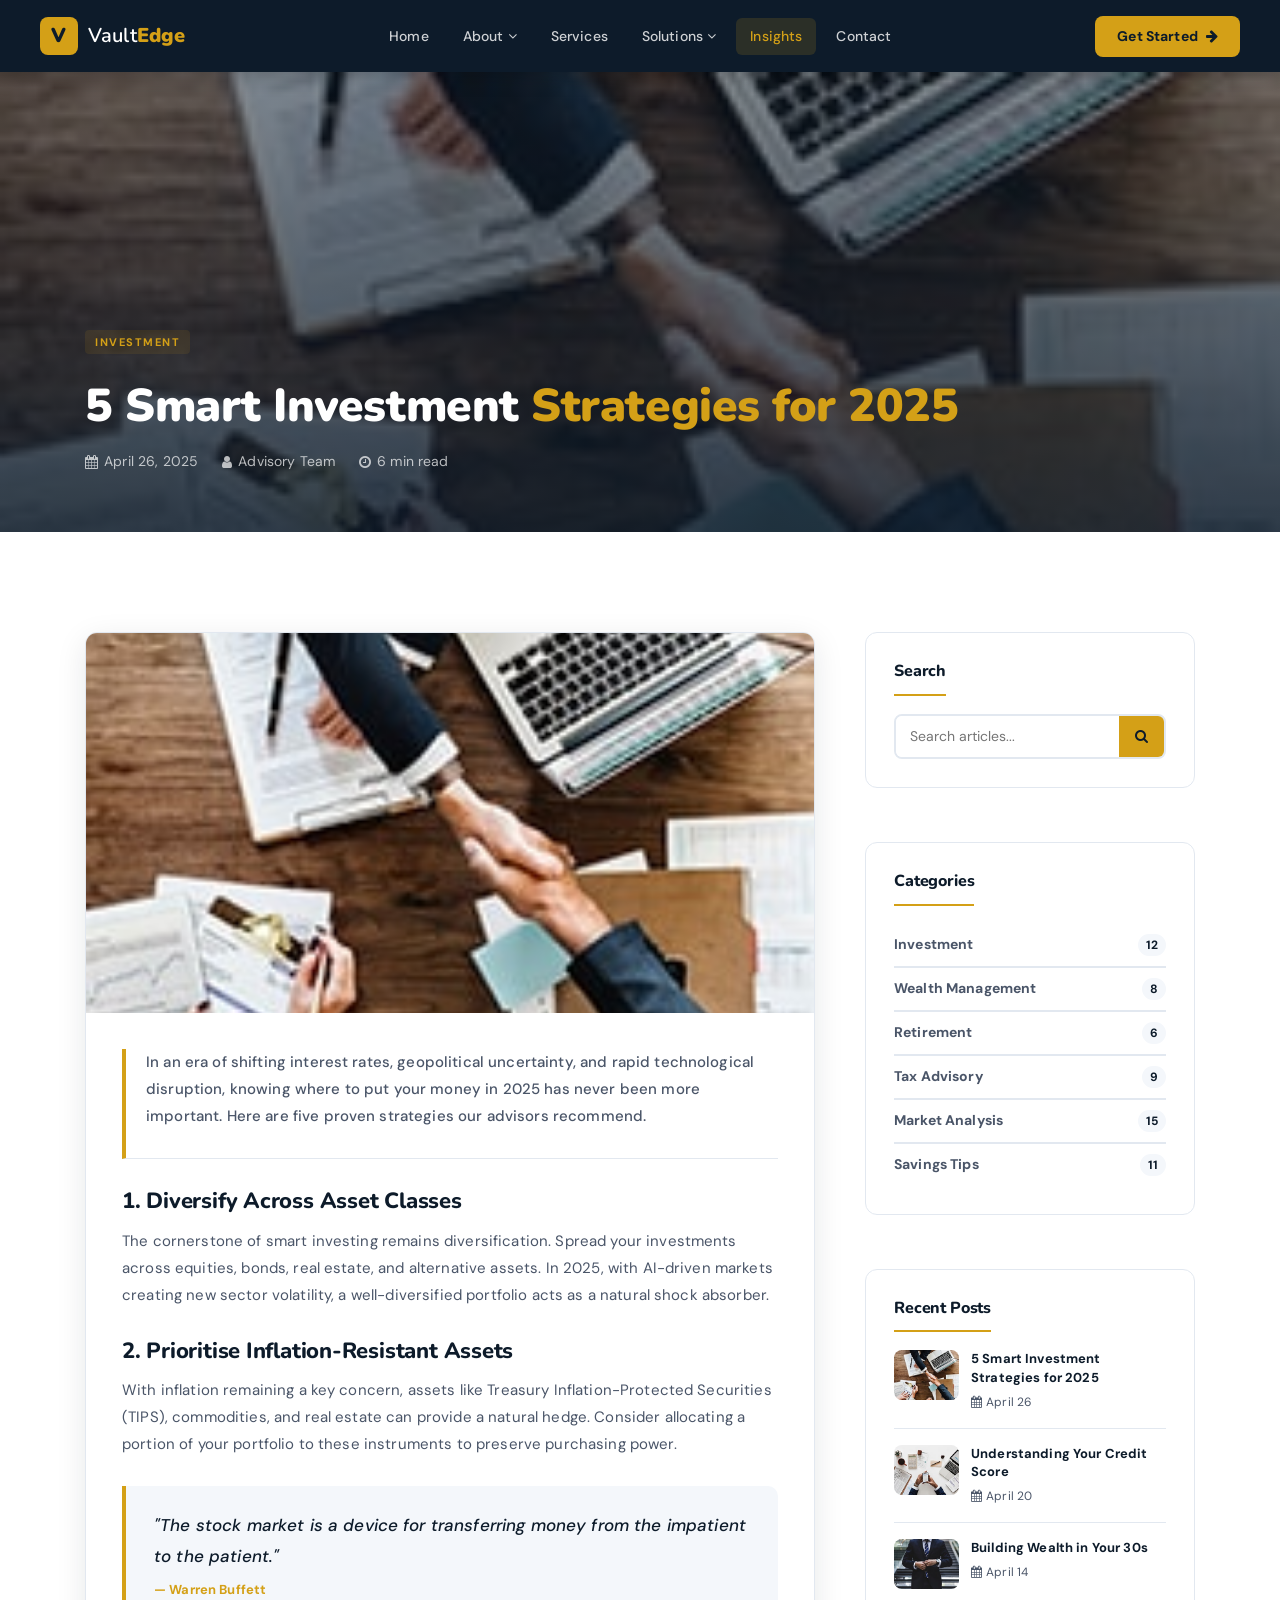
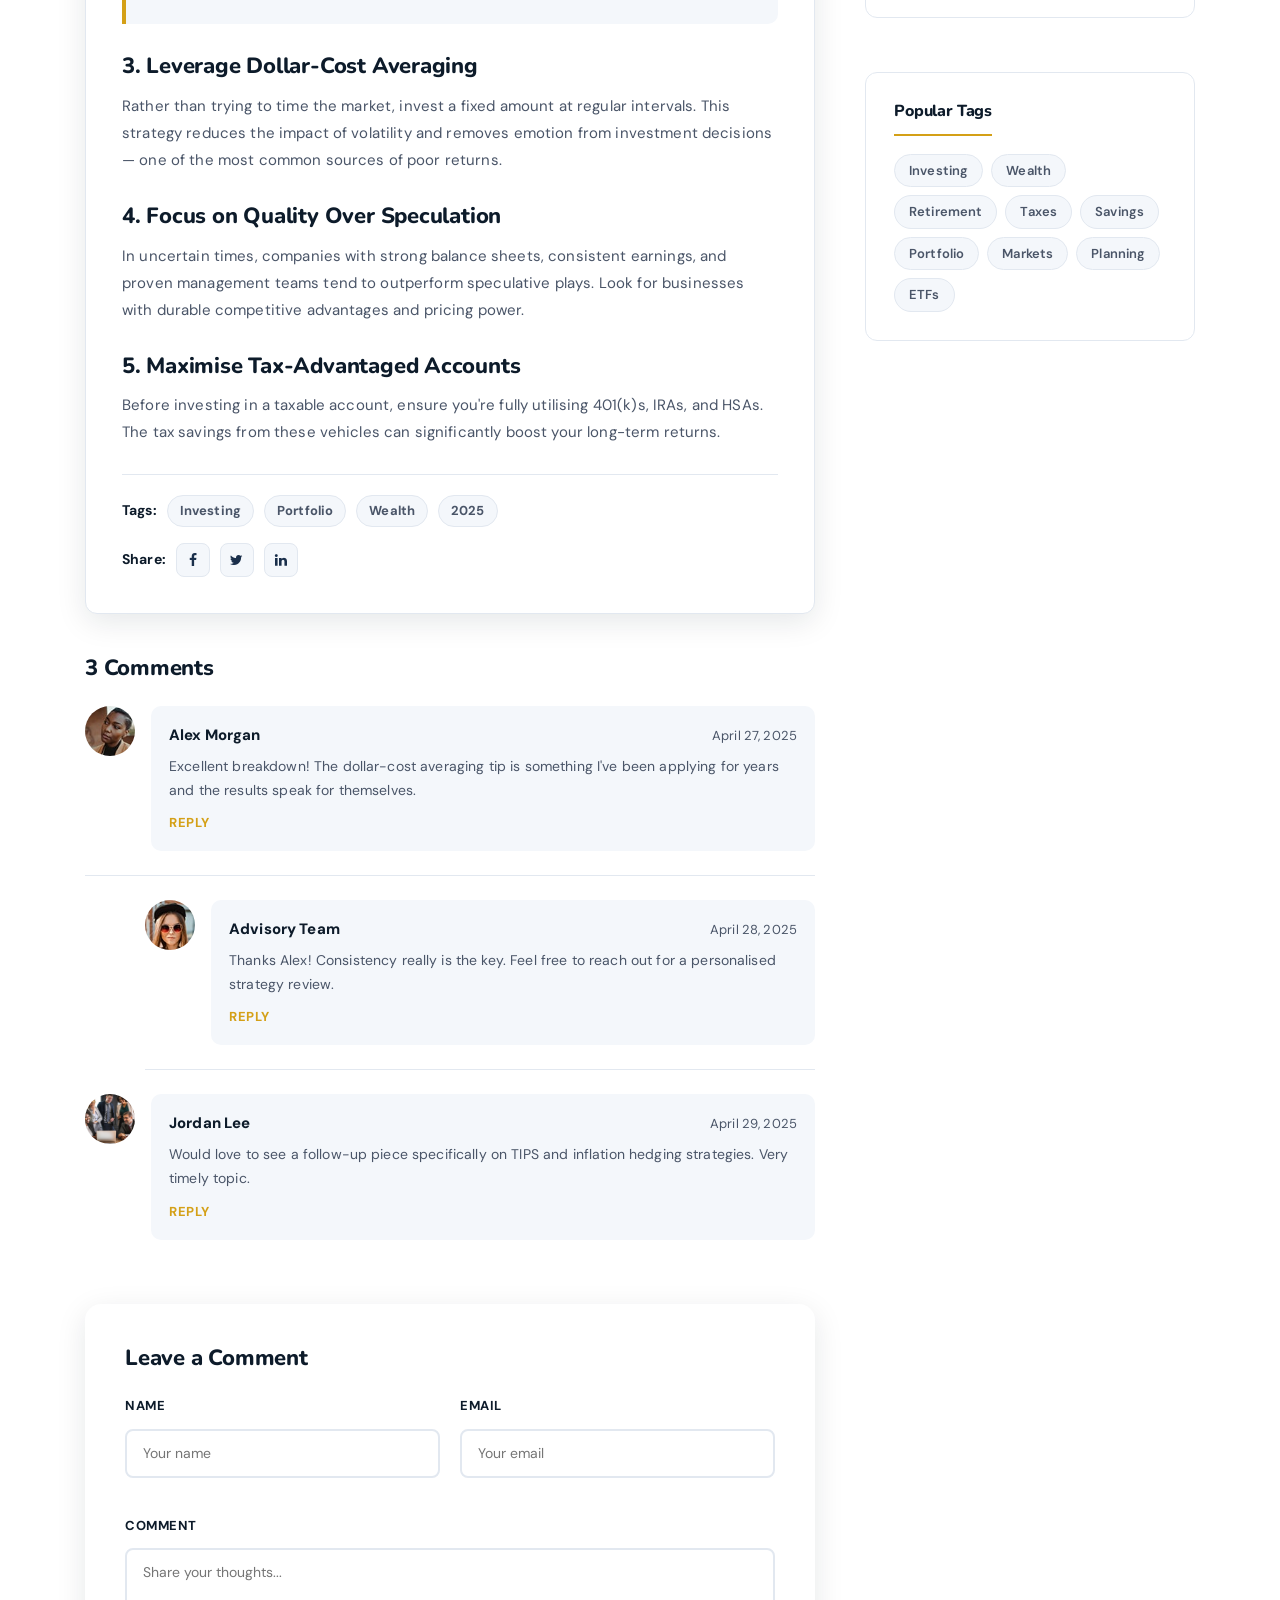
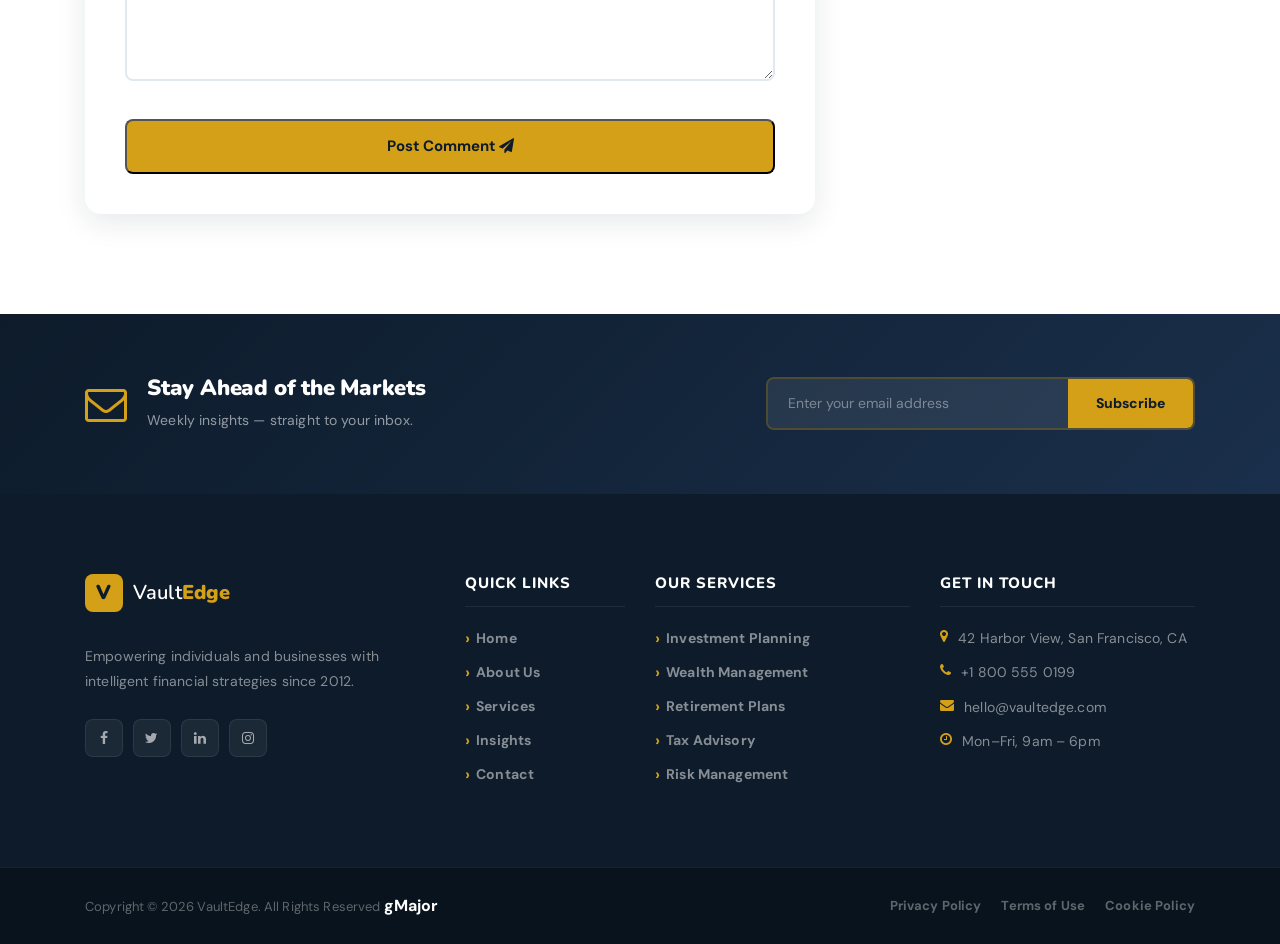
<file: single-post.html>
<!DOCTYPE html>
<html lang="en">
<head>
    <meta charset="UTF-8">
    <meta name="description" content="VaultEdge advisors share their top 5 investment strategies for building wealth in 2025.">
    <meta http-equiv="X-UA-Compatible" content="IE=edge">
    <meta name="viewport" content="width=device-width, initial-scale=1, shrink-to-fit=no">
    <title>5 Smart Investment Strategies — VaultEdge</title>
    <link rel="icon" href="img/core-img/favicon.ico">
    <link rel="stylesheet" href="style.css">
    <link rel="stylesheet" href="css/custom-override.css">
</head>
<body>
    <div class="preloader d-flex align-items-center justify-content-center">
        <div class="lds-ellipsis"><div></div><div></div><div></div><div></div></div>
    </div>
    <header class="ve-header" id="ve-sticky">
        <div class="container-fluid ve-nav-wrap">
            <div class="ve-logo"><a href="index.html"><span class="ve-logo-icon">V</span><span class="ve-logo-text">Vault<strong>Edge</strong></span></a></div>
            <nav class="ve-nav"><ul>
                <li><a href="index.html">Home</a></li>
                <li class="has-drop"><a href="about.html">About <i class="fa fa-angle-down"></i></a>
                    <ul class="ve-dropdown"><li><a href="about.html">About Us</a></li><li><a href="services.html">Our Services</a></li><li><a href="elements.html">UI Elements</a></li></ul>
                </li>
                <li><a href="services.html">Services</a></li>
                <li class="has-drop"><a href="#">Solutions <i class="fa fa-angle-down"></i></a>
                    <ul class="ve-dropdown"><li><a href="#">Wealth Management</a></li><li><a href="#">Retirement Plans</a></li><li><a href="#">Tax Advisory</a></li><li><a href="#">Risk Analysis</a></li></ul>
                </li>
                <li><a href="post.html" class="active">Insights</a></li>
                <li><a href="contact.html">Contact</a></li>
            </ul></nav>
            <div class="ve-nav-cta"><a href="contact.html" class="ve-cta-btn">Get Started <i class="fa fa-arrow-right"></i></a></div>
            <button class="ve-toggler" id="ve-toggle"><span></span><span></span><span></span></button>
        </div>
        <div class="ve-mobile-menu" id="ve-mobile-menu"><ul>
            <li><a href="index.html">Home</a></li><li><a href="about.html">About</a></li>
            <li><a href="services.html">Services</a></li><li><a href="#">Solutions</a></li>
            <li><a href="post.html">Insights</a></li><li><a href="contact.html">Contact</a></li>
        </ul></div>
    </header>
    <section class="ve-page-hero ve-page-hero-sm" style="background-image:url(img/bg-img/10.jpg);">
        <div class="ve-page-hero-overlay"></div>
        <div class="container ve-page-hero-content">
            <span class="ve-insight-cat" style="margin-bottom:16px;">Investment</span>
            <h1>5 Smart Investment <span>Strategies for 2025</span></h1>
            <div class="ve-post-meta-hero">
                <span><i class="fa fa-calendar"></i> April 26, 2025</span>
                <span><i class="fa fa-user"></i> Advisory Team</span>
                <span><i class="fa fa-clock-o"></i> 6 min read</span>
            </div>
        </div>
    </section>

    <section class="ve-section">
        <div class="container">
            <div class="row">
                <div class="col-12 col-lg-8">
                    <article class="ve-article">
                        <div class="ve-article-featured bg-img" style="background-image:url(img/bg-img/10.jpg);"></div>
                        <div class="ve-article-body">
                            <p class="ve-article-lead">In an era of shifting interest rates, geopolitical uncertainty, and rapid technological disruption, knowing where to put your money in 2025 has never been more important. Here are five proven strategies our advisors recommend.</p>
                            <h3>1. Diversify Across Asset Classes</h3>
                            <p>The cornerstone of smart investing remains diversification. Spread your investments across equities, bonds, real estate, and alternative assets. In 2025, with AI-driven markets creating new sector volatility, a well-diversified portfolio acts as a natural shock absorber.</p>
                            <h3>2. Prioritise Inflation-Resistant Assets</h3>
                            <p>With inflation remaining a key concern, assets like Treasury Inflation-Protected Securities (TIPS), commodities, and real estate can provide a natural hedge. Consider allocating a portion of your portfolio to these instruments to preserve purchasing power.</p>
                            <blockquote class="ve-blockquote"><p>"The stock market is a device for transferring money from the impatient to the patient."</p><cite>— Warren Buffett</cite></blockquote>
                            <h3>3. Leverage Dollar-Cost Averaging</h3>
                            <p>Rather than trying to time the market, invest a fixed amount at regular intervals. This strategy reduces the impact of volatility and removes emotion from investment decisions — one of the most common sources of poor returns.</p>
                            <h3>4. Focus on Quality Over Speculation</h3>
                            <p>In uncertain times, companies with strong balance sheets, consistent earnings, and proven management teams tend to outperform speculative plays. Look for businesses with durable competitive advantages and pricing power.</p>
                            <h3>5. Maximise Tax-Advantaged Accounts</h3>
                            <p>Before investing in a taxable account, ensure you're fully utilising 401(k)s, IRAs, and HSAs. The tax savings from these vehicles can significantly boost your long-term returns.</p>
                            <div class="ve-article-tags"><strong>Tags:</strong><a href="#">Investing</a><a href="#">Portfolio</a><a href="#">Wealth</a><a href="#">2025</a></div>
                            <div class="ve-article-share"><strong>Share:</strong><a href="#"><i class="fa fa-facebook"></i></a><a href="#"><i class="fa fa-twitter"></i></a><a href="#"><i class="fa fa-linkedin"></i></a></div>
                        </div>
                    </article>
                    <div class="ve-comments-section">
                        <h4>3 Comments</h4>
                        <div class="ve-comment"><div class="ve-comment-avatar bg-img" style="background-image:url(img/bg-img/32.jpg);"></div><div class="ve-comment-body"><div class="ve-comment-meta"><strong>Alex Morgan</strong><span>April 27, 2025</span></div><p>Excellent breakdown! The dollar-cost averaging tip is something I've been applying for years and the results speak for themselves.</p><a href="#" class="ve-reply-btn">Reply</a></div></div>
                        <div class="ve-comment ve-comment-reply"><div class="ve-comment-avatar bg-img" style="background-image:url(img/bg-img/33.jpg);"></div><div class="ve-comment-body"><div class="ve-comment-meta"><strong>Advisory Team</strong><span>April 28, 2025</span></div><p>Thanks Alex! Consistency really is the key. Feel free to reach out for a personalised strategy review.</p><a href="#" class="ve-reply-btn">Reply</a></div></div>
                        <div class="ve-comment"><div class="ve-comment-avatar bg-img" style="background-image:url(img/bg-img/14.jpg);"></div><div class="ve-comment-body"><div class="ve-comment-meta"><strong>Jordan Lee</strong><span>April 29, 2025</span></div><p>Would love to see a follow-up piece specifically on TIPS and inflation hedging strategies. Very timely topic.</p><a href="#" class="ve-reply-btn">Reply</a></div></div>
                    </div>
                    <div class="ve-comment-form-wrap">
                        <h4>Leave a Comment</h4>
                        <form class="ve-contact-form" action="#" method="post">
                            <div class="ve-form-row"><div class="ve-form-group"><label>Name</label><input type="text" placeholder="Your name" required></div><div class="ve-form-group"><label>Email</label><input type="email" placeholder="Your email" required></div></div>
                            <div class="ve-form-group"><label>Comment</label><textarea rows="5" placeholder="Share your thoughts..."></textarea></div>
                            <button type="submit" class="ve-btn-primary">Post Comment <i class="fa fa-paper-plane"></i></button>
                        </form>
                    </div>
                </div>
                <div class="col-12 col-lg-4">
                    <div class="ve-sidebar">
                        <div class="ve-sidebar-widget">
                            <h5 class="ve-sidebar-title">Search</h5>
                            <div class="ve-search-box"><input type="text" placeholder="Search articles..."><button><i class="fa fa-search"></i></button></div>
                        </div>
                        <div class="ve-sidebar-widget">
                            <h5 class="ve-sidebar-title">Categories</h5>
                            <ul class="ve-cat-list">
                                <li><a href="#">Investment <span>12</span></a></li>
                                <li><a href="#">Wealth Management <span>8</span></a></li>
                                <li><a href="#">Retirement <span>6</span></a></li>
                                <li><a href="#">Tax Advisory <span>9</span></a></li>
                                <li><a href="#">Market Analysis <span>15</span></a></li>
                                <li><a href="#">Savings Tips <span>11</span></a></li>
                            </ul>
                        </div>
                        <div class="ve-sidebar-widget">
                            <h5 class="ve-sidebar-title">Recent Posts</h5>
                            <div class="ve-recent-post"><div class="ve-rp-img bg-img" style="background-image:url(img/bg-img/10.jpg);"></div><div><a href="single-post.html">5 Smart Investment Strategies for 2025</a><span><i class="fa fa-calendar"></i> April 26</span></div></div>
                            <div class="ve-recent-post"><div class="ve-rp-img bg-img" style="background-image:url(img/bg-img/11.jpg);"></div><div><a href="single-post.html">Understanding Your Credit Score</a><span><i class="fa fa-calendar"></i> April 20</span></div></div>
                            <div class="ve-recent-post"><div class="ve-rp-img bg-img" style="background-image:url(img/bg-img/12.jpg);"></div><div><a href="single-post.html">Building Wealth in Your 30s</a><span><i class="fa fa-calendar"></i> April 14</span></div></div>
                        </div>
                        <div class="ve-sidebar-widget">
                            <h5 class="ve-sidebar-title">Popular Tags</h5>
                            <div class="ve-tags"><a href="#">Investing</a><a href="#">Wealth</a><a href="#">Retirement</a><a href="#">Taxes</a><a href="#">Savings</a><a href="#">Portfolio</a><a href="#">Markets</a><a href="#">Planning</a><a href="#">ETFs</a></div>
                        </div>
                    </div>
                </div>
            </div>
        </div>
    </section>
    <section class="ve-newsletter-section"><div class="container"><div class="ve-newsletter-wrap">
        <div class="ve-nl-left"><i class="fa fa-envelope-o"></i><div><h3>Stay Ahead of the Markets</h3><p>Weekly insights — straight to your inbox.</p></div></div>
        <div class="ve-nl-right"><form class="ve-nl-form" action="#" method="post"><input type="email" placeholder="Enter your email address" required><button type="submit">Subscribe</button></form></div>
    </div></div></section>
    <footer class="ve-footer"><div class="container"><div class="row">
        <div class="col-12 col-sm-6 col-lg-4 mb-50"><div class="ve-footer-brand">
            <a href="index.html" class="ve-footer-logo"><span class="ve-logo-icon">V</span><span class="ve-logo-text">Vault<strong>Edge</strong></span></a>
            <p>Empowering individuals and businesses with intelligent financial strategies since 2012.</p>
            <div class="ve-social"><a href="#"><i class="fa fa-facebook"></i></a><a href="#"><i class="fa fa-twitter"></i></a><a href="#"><i class="fa fa-linkedin"></i></a><a href="#"><i class="fa fa-instagram"></i></a></div>
        </div></div>
        <div class="col-12 col-sm-6 col-lg-2 mb-50"><h5 class="ve-footer-title">Quick Links</h5>
            <ul class="ve-footer-links"><li><a href="index.html">Home</a></li><li><a href="about.html">About Us</a></li><li><a href="services.html">Services</a></li><li><a href="post.html">Insights</a></li><li><a href="contact.html">Contact</a></li></ul>
        </div>
        <div class="col-12 col-sm-6 col-lg-3 mb-50"><h5 class="ve-footer-title">Our Services</h5>
            <ul class="ve-footer-links"><li><a href="#">Investment Planning</a></li><li><a href="#">Wealth Management</a></li><li><a href="#">Retirement Plans</a></li><li><a href="#">Tax Advisory</a></li><li><a href="#">Risk Management</a></li></ul>
        </div>
        <div class="col-12 col-sm-6 col-lg-3 mb-50"><h5 class="ve-footer-title">Get In Touch</h5>
            <ul class="ve-footer-contact"><li><i class="fa fa-map-marker"></i> 42 Harbor View, San Francisco, CA</li><li><i class="fa fa-phone"></i> +1 800 555 0199</li><li><i class="fa fa-envelope"></i> hello@vaultedge.com</li><li><i class="fa fa-clock-o"></i> Mon–Fri, 9am – 6pm</li></ul>
        </div>
    </div></div>
    <div class="ve-footer-bottom"><div class="container"><div class="ve-footer-bottom-inner">
        <p>Copyright &copy; <script>document.write(new Date().getFullYear());</script> VaultEdge. All Rights Reserved <a href="https://goodluckportfolio.vercel.app/" class="text-white" target="_blank">gMajor</a></p>
        <ul><li><a href="#">Privacy Policy</a></li><li><a href="#">Terms of Use</a></li><li><a href="#">Cookie Policy</a></li></ul>
    </div></div></div></footer>
    <script src="js/jquery/jquery-2.2.4.min.js"></script>
    <script src="js/bootstrap/popper.min.js"></script>
    <script src="js/bootstrap/bootstrap.min.js"></script>
    <script src="js/plugins/plugins.js"></script>
    <script src="js/active.js"></script>
    <script src="js/vaultedge.js"></script>
</body></html>
</file>
<file: style.css>
/* [Core Stylesheet - 1.0] */
/* :: 1.0 Import Fonts */
@import url("https://fonts.googleapis.com/css2?family=Raleway:wght@300;400;500;600;700&family=Source+Sans+3:wght@300;400;600;700&display=swap");
/* :: 2.0 Import All CSS */
@import url(css/bootstrap.min.css);
@import url(css/classy-nav.css);
@import url(css/owl.carousel.min.css);
@import url(css/animate.css);
@import url(css/font-awesome.min.css);
@import url(css/credit-icon.css);
/* :: 3.0 Base CSS */
* {
  margin: 0;
  padding: 0; }

body {
  font-family: "Source Sans 3", sans-serif;
  font-size: 14px; }

h1,
h2,
h3,
h4,
h5,
h6 {
  font-family: "Raleway", sans-serif;
  color: #000000;
  line-height: 1.3;
  font-weight: 700; }

p {
  color: #838383;
  font-size: 15px;
  line-height: 2;
  font-weight: 400; }

a,
a:hover,
a:focus {
  -webkit-transition-duration: 500ms;
  transition-duration: 500ms;
  text-decoration: none;
  outline: 0 solid transparent;
  color: #000000;
  font-weight: 700;
  font-size: 16px; }

ul,
ol {
  margin: 0; }
  ul li,
  ol li {
    list-style: none; }

img {
  height: auto;
  max-width: 100%; }

/* :: 3.1.0 Spacing */
.mt-15 {
  margin-top: 15px !important; }

.mt-30 {
  margin-top: 30px !important; }

.mt-50 {
  margin-top: 50px !important; }

.mt-70 {
  margin-top: 70px !important; }

.mt-100 {
  margin-top: 100px !important; }

.mb-15 {
  margin-bottom: 15px !important; }

.mb-30 {
  margin-bottom: 30px !important; }

.mb-50 {
  margin-bottom: 50px !important; }

.mb-70 {
  margin-bottom: 70px !important; }

.mb-100 {
  margin-bottom: 100px !important; }

.ml-15 {
  margin-left: 15px !important; }

.ml-30 {
  margin-left: 30px !important; }

.ml-50 {
  margin-left: 50px !important; }

.mr-15 {
  margin-right: 15px !important; }

.mr-30 {
  margin-right: 30px !important; }

.mr-50 {
  margin-right: 50px !important; }

/* :: 3.2.0 Height */
.height-400 {
  height: 400px !important; }

.height-500 {
  height: 500px !important; }

.height-600 {
  height: 600px !important; }

.height-700 {
  height: 700px !important; }

.height-800 {
  height: 800px !important; }

/* :: 3.3.0 Section Padding */
.section-padding-100 {
  padding-top: 100px;
  padding-bottom: 100px; }

.section-padding-100-0 {
  padding-top: 100px;
  padding-bottom: 0; }

.section-padding-0-100 {
  padding-top: 0;
  padding-bottom: 100px; }

.section-padding-100-70 {
  padding-top: 100px;
  padding-bottom: 70px; }

/* :: 3.4.0 Preloader */
.preloader {
  background-color: #1b3a6b;
  width: 100%;
  height: 100%;
  position: fixed;
  top: 0;
  left: 0;
  right: 0;
  z-index: 99999; }
  .preloader .lds-ellipsis {
    display: inline-block;
    position: relative;
    width: 64px;
    height: 64px; }
    .preloader .lds-ellipsis div {
      position: absolute;
      top: 27px;
      width: 11px;
      height: 11px;
      border-radius: 50%;
      background: #0e9c7f;
      animation-timing-function: cubic-bezier(0, 1, 1, 0); }
      .preloader .lds-ellipsis div:nth-child(1) {
        left: 6px;
        -webkit-animation: lds-ellipsis1 0.6s infinite;
        animation: lds-ellipsis1 0.6s infinite; }
      .preloader .lds-ellipsis div:nth-child(2) {
        left: 6px;
        -webkit-animation: lds-ellipsis2 0.6s infinite;
        animation: lds-ellipsis2 0.6s infinite; }
      .preloader .lds-ellipsis div:nth-child(3) {
        left: 26px;
        -webkit-animation: lds-ellipsis2 0.6s infinite;
        animation: lds-ellipsis2 0.6s infinite; }
      .preloader .lds-ellipsis div:nth-child(4) {
        left: 45px;
        -webkit-animation: lds-ellipsis3 0.6s infinite;
        animation: lds-ellipsis3 0.6s infinite; }

@-webkit-keyframes lds-ellipsis1 {
  0% {
    -webkit-transform: scale(0);
    transform: scale(0); }
  100% {
    -webkit-transform: scale(1);
    transform: scale(1); } }
@keyframes lds-ellipsis1 {
  0% {
    -webkit-transform: scale(0);
    transform: scale(0); }
  100% {
    -webkit-transform: scale(1);
    transform: scale(1); } }
@-webkit-keyframes lds-ellipsis3 {
  0% {
    -webkit-transform: scale(1);
    transform: scale(1); }
  100% {
    -webkit-transform: scale(0);
    transform: scale(0); } }
@keyframes lds-ellipsis3 {
  0% {
    -webkit-transform: scale(1);
    transform: scale(1); }
  100% {
    -webkit-transform: scale(0);
    transform: scale(0); } }
@-webkit-keyframes lds-ellipsis2 {
  0% {
    -webkit-transform: translate(0, 0);
    transform: translate(0, 0); }
  100% {
    -webkit-transform: translate(19px, 0);
    transform: translate(19px, 0); } }
@keyframes lds-ellipsis2 {
  0% {
    -webkit-transform: translate(0, 0);
    transform: translate(0, 0); }
  100% {
    -webkit-transform: translate(19px, 0);
    transform: translate(19px, 0); } }
/* :: 3.5.0 Miscellaneous */
.jarallax {
  position: relative;
  z-index: 0; }

.jarallax > .jarallax-img {
  position: absolute;
  object-fit: cover;
  font-family: 'object-fit: cover;';
  top: 0;
  left: 0;
  width: 100%;
  height: 100%;
  z-index: -1; }

.section-heading {
  position: relative;
  z-index: 1;
  margin-bottom: 30px; }
  .section-heading .line {
    width: 25px;
    height: 5px;
    border-radius: 3px;
    background-color: #0e9c7f;
    margin-bottom: 20px; }
  .section-heading p {
    font-size: 12px;
    margin-bottom: 0;
    letter-spacing: 2px;
    color: #a5a5a5;
    text-transform: uppercase; }
  .section-heading h2 {
    font-size: 36px;
    color: #212121;
    font-weight: 700;
    margin-bottom: 0; }
    @media only screen and (min-width: 992px) and (max-width: 1199px) {
      .section-heading h2 {
        font-size: 28px; } }
    @media only screen and (min-width: 768px) and (max-width: 991px) {
      .section-heading h2 {
        font-size: 24px; } }
    @media only screen and (max-width: 767px) {
      .section-heading h2 {
        font-size: 24px; } }
  .section-heading.white .line {
    background-color: #ffffff; }
  .section-heading.white p,
  .section-heading.white h2 {
    color: #ffffff; }
  .section-heading.text-center .line {
    margin-left: auto;
    margin-right: auto; }

.box-shadow {
  position: relative;
  z-index: 1; }
  .box-shadow:hover {
    box-shadow: 0 0 24px rgba(0, 0, 0, 0.2); }

.tooltip-inner {
  background-color: #0e9c7f;
  box-shadow: 0 0 24px rgba(0, 0, 0, 0.2); }

.tooltip .arrow::before {
  border-bottom-color: #0e9c7f; }

.bg-img {
  background-position: center center;
  background-size: cover;
  background-repeat: no-repeat; }

.bg-white {
  background-color: #ffffff !important; }

.bg-dark {
  background-color: #000000 !important; }

.bg-transparent {
  background-color: transparent !important; }

.bg-gray {
  background-color: #f5f7fa; }

.font-bold {
  font-weight: 700; }

.font-light {
  font-weight: 300; }

.bg-overlay {
  position: relative;
  z-index: 2;
  background-position: center center;
  background-size: cover; }
  .bg-overlay::after {
    background-color: rgba(0, 0, 0, 0.61);
    position: absolute;
    z-index: -1;
    top: 0;
    left: 0;
    width: 100%;
    height: 100%;
    content: ""; }

.bg-fixed {
  background-attachment: fixed !important; }

/* :: 3.6.0 ScrollUp */
#scrollUp {
  background-color: #1b3a6b;
  border-radius: 5px 0 0 5px;
  bottom: 70px;
  color: #ffffff;
  font-size: 10px;
  padding: 12px 0;
  height: 60px;
  line-height: 1.5;
  right: 0;
  text-align: center;
  width: 35px;
  -webkit-transition-duration: 500ms;
  transition-duration: 500ms;
  font-weight: 700;
  box-shadow: 0 1px 5px 2px rgba(0, 0, 0, 0.15);
  text-transform: uppercase; }
  #scrollUp i {
    font-size: 18px;
    display: block; }
  #scrollUp:hover {
    background-color: #0e9c7f;
    color: #ffffff; }

/* :: 3.7.0 Credit Button */
.credit-btn {
  -webkit-transition-duration: 500ms;
  transition-duration: 500ms;
  background-color: #0e9c7f;
  position: relative;
  z-index: 1;
  display: inline-block;
  min-width: 175px;
  height: 48px;
  color: #ffffff;
  border-radius: 5px;
  padding: 0 30px;
  font-size: 14px;
  line-height: 48px;
  font-weight: 700;
  text-transform: uppercase; }
  .credit-btn:hover, .credit-btn:focus {
    font-size: 14px;
    font-weight: 700;
    background-color: #1b3a6b;
    color: #ffffff; }
  .credit-btn.btn-2 {
    background-color: #1b3a6b;
    color: #ffffff; }
    .credit-btn.btn-2:hover, .credit-btn.btn-2:focus {
      background-color: #0e9c7f;
      color: #ffffff; }
  .credit-btn.btn-3 {
    background-color: transparent;
    color: #1b3a6b;
    border: 2px solid #1b3a6b;
    line-height: 44px; }
    .credit-btn.btn-3:hover, .credit-btn.btn-3:focus {
      border: 2px solid #1b3a6b;
      background-color: #1b3a6b;
      color: #ffffff; }

/* :: 4.0 Header Area CSS */
.header-area {
  position: relative;
  z-index: 1000;
  width: 100%; }
  .header-area .top-header-area {
    position: relative;
    z-index: 1;
    width: 100%;
    height: 80px;
    background-color: #eef1f7; }
    .header-area .top-header-area .top-contact-info {
      position: relative;
      z-index: 1; }
      .header-area .top-header-area .top-contact-info a {
        display: inline-block;
        color: #838383;
        font-size: 14px;
        margin-bottom: 0;
        display: -webkit-box;
        display: -ms-flexbox;
        display: flex;
        -webkit-box-align: center;
        -ms-flex-align: center;
        -ms-grid-row-align: center;
        align-items: center;
        font-weight: 600; }
        .header-area .top-header-area .top-contact-info a img {
          margin-right: 10px; }
        @media only screen and (max-width: 767px) {
          .header-area .top-header-area .top-contact-info a span {
            display: none; } }
        .header-area .top-header-area .top-contact-info a:first-child {
          margin-right: 30px; }
        .header-area .top-header-area .top-contact-info a:hover, .header-area .top-header-area .top-contact-info a:focus {
          color: #1b3a6b; }
        @media only screen and (min-width: 768px) and (max-width: 991px) {
          .header-area .top-header-area .top-contact-info a {
            font-size: 13px; } }
  .header-area .credit-main-menu {
    position: relative;
    width: 100%;
    z-index: 1;
    background-color: #0e9c7f; }
    .header-area .credit-main-menu::after {
      width: 50%;
      height: 100%;
      background-color: #1b3a6b;
      position: absolute;
      top: 0;
      left: 0;
      content: '';
      z-index: 1; }
    .header-area .credit-main-menu .classy-nav-container {
      background-color: transparent; }
    .header-area .credit-main-menu .classy-navbar {
      height: 85px;
      padding: 0;
      background-color: #1b3a6b; }
      @media only screen and (max-width: 767px) {
        .header-area .credit-main-menu .classy-navbar {
          height: 70px; } }
      .header-area .credit-main-menu .classy-navbar .classynav ul li a {
        font-weight: 600;
        text-transform: capitalize;
        font-size: 15px;
        padding: 0 15px;
        color: #ffffff; }
        .header-area .credit-main-menu .classy-navbar .classynav ul li a:hover, .header-area .credit-main-menu .classy-navbar .classynav ul li a:focus {
          color: #0e9c7f; }
        @media only screen and (min-width: 992px) and (max-width: 1199px) {
          .header-area .credit-main-menu .classy-navbar .classynav ul li a {
            font-size: 14px; } }
        @media only screen and (min-width: 768px) and (max-width: 991px) {
          .header-area .credit-main-menu .classy-navbar .classynav ul li a {
            color: #1b3a6b; } }
        @media only screen and (max-width: 767px) {
          .header-area .credit-main-menu .classy-navbar .classynav ul li a {
            color: #1b3a6b; } }
      .header-area .credit-main-menu .classy-navbar .classynav > ul > li:first-child a {
        padding-left: 0; }
        @media only screen and (min-width: 768px) and (max-width: 991px) {
          .header-area .credit-main-menu .classy-navbar .classynav > ul > li:first-child a {
            padding-left: 15px; } }
        @media only screen and (max-width: 767px) {
          .header-area .credit-main-menu .classy-navbar .classynav > ul > li:first-child a {
            padding-left: 15px; } }
      .header-area .credit-main-menu .classy-navbar .classynav ul li.megamenu-item > a::after,
      .header-area .credit-main-menu .classy-navbar .classynav ul li.has-down > a::after {
        color: #ffffff; }
        @media only screen and (min-width: 768px) and (max-width: 991px) {
          .header-area .credit-main-menu .classy-navbar .classynav ul li.megamenu-item > a::after,
          .header-area .credit-main-menu .classy-navbar .classynav ul li.has-down > a::after {
            color: #1b3a6b; } }
        @media only screen and (max-width: 767px) {
          .header-area .credit-main-menu .classy-navbar .classynav ul li.megamenu-item > a::after,
          .header-area .credit-main-menu .classy-navbar .classynav ul li.has-down > a::after {
            color: #1b3a6b; } }
      .header-area .credit-main-menu .classy-navbar .classynav ul li ul li a {
        color: #1b3a6b;
        font-size: 14px; }
      .header-area .credit-main-menu .classy-navbar .contact {
        position: relative;
        z-index: 1;
        padding-left: 50px;
        height: 100%;
        overflow-y: hidden;
        overflow-x: hidden; }
        .header-area .credit-main-menu .classy-navbar .contact::before {
          width: 100%;
          height: 200%;
          content: '';
          position: absolute;
          top: 42%;
          left: 0;
          z-index: -1;
          background-color: #0e9c7f;
          -webkit-transform: rotate(30deg);
          transform: rotate(30deg); }
        .header-area .credit-main-menu .classy-navbar .contact::after {
          width: 1000%;
          height: 100%;
          content: '';
          position: absolute;
          top: 0;
          left: 62px;
          z-index: -1;
          background-color: #0e9c7f; }
        .header-area .credit-main-menu .classy-navbar .contact a {
          display: inline-block;
          font-size: 24px;
          color: #1b3a6b;
          font-weight: 700;
          line-height: 85px; }
          .header-area .credit-main-menu .classy-navbar .contact a:hover {
            color: #ffffff; }
          @media only screen and (min-width: 992px) and (max-width: 1199px) {
            .header-area .credit-main-menu .classy-navbar .contact a {
              font-size: 20px; } }
          @media only screen and (min-width: 768px) and (max-width: 991px) {
            .header-area .credit-main-menu .classy-navbar .contact a {
              font-size: 18px; } }
          @media only screen and (max-width: 767px) {
            .header-area .credit-main-menu .classy-navbar .contact a {
              font-size: 14px;
              line-height: 70px; } }
  .header-area .is-sticky .credit-main-menu {
    box-shadow: 0 7px 40px 0 rgba(0, 0, 0, 0.3); }

/* :: 5.0 Hero Area CSS */
.hero-area {
  position: relative;
  z-index: 1; }
  .hero-area .owl-dots {
    display: -webkit-box;
    display: -ms-flexbox;
    display: flex;
    -webkit-box-pack: center;
    -ms-flex-pack: center;
    justify-content: center;
    position: absolute;
    width: 100%;
    z-index: 100;
    bottom: 30px;
    left: 0;
    right: 0; }
    .hero-area .owl-dots .owl-dot {
      width: 8px;
      height: 8px;
      background-color: #d2d2d2;
      border-radius: 50%;
      margin: 0 6px; }
      .hero-area .owl-dots .owl-dot.active {
        background-color: #0e9c7f; }
  .hero-area .owl-prev,
  .hero-area .owl-next {
    position: absolute;
    width: 46px;
    height: 46px;
    border-radius: 50%;
    top: 50%;
    margin-top: -23px;
    font-size: 18px;
    color: #ffffff;
    background-color: #1b3a6b;
    left: 20px;
    text-align: center;
    -webkit-transition-duration: 500ms;
    transition-duration: 500ms;
    line-height: 46px;
    opacity: 0;
    visibility: hidden; }
    @media only screen and (max-width: 767px) {
      .hero-area .owl-prev,
      .hero-area .owl-next {
        left: 10px; } }
    .hero-area .owl-prev:hover,
    .hero-area .owl-next:hover {
      background-color: #0e9c7f;
      color: #ffffff; }
  .hero-area .owl-next {
    left: auto;
    right: 20px; }
    @media only screen and (max-width: 767px) {
      .hero-area .owl-next {
        right: 10px; } }
  .hero-area:hover .owl-next,
  .hero-area:hover .owl-prev {
    opacity: 1;
    visibility: visible; }

.single-slide {
  position: relative;
  z-index: 99;
  width: 100%;
  height: 760px;
  background-color: #ffffff;
  overflow: hidden; }
  @media only screen and (min-width: 992px) and (max-width: 1199px) {
    .single-slide {
      height: 600px; } }
  @media only screen and (min-width: 768px) and (max-width: 991px) {
    .single-slide {
      height: 600px; } }
  @media only screen and (max-width: 767px) {
    .single-slide {
      height: 600px; } }
  .single-slide .slide-bg-img {
    position: absolute;
    width: 100%;
    height: 100%;
    z-index: -12;
    top: 0;
    left: 0;
    right: 0;
    bottom: 0;
    -webkit-animation: slide-bg linear 10000ms infinite;
    animation: slide-bg linear 10000ms infinite; }
  .single-slide .slide-du-indicator {
    position: absolute;
    z-index: 10;
    width: 0;
    height: 2px;
    background-color: #0e9c7f;
    left: 0;
    bottom: 0;
    -webkit-animation: slide-du-indicator linear 10000ms infinite;
    animation: slide-du-indicator linear 10000ms infinite; }
  .single-slide .welcome-text {
    position: relative;
    z-index: 1; }
    .single-slide .welcome-text h6 {
      font-size: 18px;
      font-weight: 400;
      color: #ffffff;
      margin-bottom: 15px; }
    .single-slide .welcome-text h2 {
      font-size: 70px;
      color: #ffffff;
      font-weight: 600;
      margin-bottom: 10px;
      text-transform: uppercase; }
      .single-slide .welcome-text h2 span {
        color: #0e9c7f; }
      @media only screen and (min-width: 992px) and (max-width: 1199px) {
        .single-slide .welcome-text h2 {
          font-size: 48px; } }
      @media only screen and (min-width: 768px) and (max-width: 991px) {
        .single-slide .welcome-text h2 {
          font-size: 42px; } }
      @media only screen and (max-width: 767px) {
        .single-slide .welcome-text h2 {
          font-size: 24px; } }
    .single-slide .welcome-text p {
      font-size: 16px;
      color: #ffffff; }

@-webkit-keyframes slide-du-indicator {
  0% {
    width: 0; }
  100% {
    width: 100%; } }
@keyframes slide-du-indicator {
  0% {
    width: 0; }
  100% {
    width: 100%; } }
@-webkit-keyframes slide-bg {
  0% {
    -webkit-transform: scale(1.3);
    transform: scale(1.3); }
  100% {
    -webkit-transform: scale(1);
    transform: scale(1); } }
@keyframes slide-bg {
  0% {
    -webkit-transform: scale(1.3);
    transform: scale(1.3); }
  100% {
    -webkit-transform: scale(1);
    transform: scale(1); } }
/* :: 6.0 Features Area CSS */
.single-features-area {
  position: relative;
  z-index: 1; }
  .single-features-area h6 {
    font-size: 18px;
    color: #6e6e6e;
    margin-bottom: 0;
    font-family: "Source Sans 3", sans-serif;
    font-weight: 600;
    line-height: 1.8; }
  .single-features-area img {
    margin-bottom: 15px; }
  .single-features-area h5 {
    font-size: 18px;
    margin-bottom: 0;
    -webkit-transition-duration: 500ms;
    transition-duration: 500ms; }
    @media only screen and (min-width: 992px) and (max-width: 1199px) {
      .single-features-area h5 {
        font-size: 15px; } }
  .single-features-area:hover h5 {
    color: #0e9c7f; }

/* :: 7.0 Special Feature CSS */
.special-feature-area {
  position: relative;
  z-index: 1; }
  .special-feature-area .special-feature-content {
    -webkit-box-flex: 0;
    -ms-flex: 0 0 50%;
    flex: 0 0 50%;
    max-width: 50%;
    width: 50%;
    background-color: #0e9c7f; }
    @media only screen and (max-width: 767px) {
      .special-feature-area .special-feature-content {
        -webkit-box-flex: 0;
        -ms-flex: 0 0 100%;
        flex: 0 0 100%;
        max-width: 100%;
        width: 100%; } }
    .special-feature-area .special-feature-content .feature-text {
      position: relative;
      z-index: 1;
      max-width: 555px;
      margin-left: auto;
      padding-right: 70px; }
      .special-feature-area .special-feature-content .feature-text h6 {
        color: #ffffff;
        line-height: 1.7;
        margin-bottom: 50px;
        font-weight: 600; }
        @media only screen and (min-width: 768px) and (max-width: 991px) {
          .special-feature-area .special-feature-content .feature-text h6 {
            font-size: 14px; } }
        @media only screen and (max-width: 767px) {
          .special-feature-area .special-feature-content .feature-text h6 {
            font-size: 14px; } }
      @media only screen and (min-width: 992px) and (max-width: 1199px) {
        .special-feature-area .special-feature-content .feature-text {
          max-width: 465px;
          padding-right: 40px; } }
      @media only screen and (min-width: 768px) and (max-width: 991px) {
        .special-feature-area .special-feature-content .feature-text {
          max-width: 350px;
          padding-right: 20px; } }
      @media only screen and (max-width: 767px) {
        .special-feature-area .special-feature-content .feature-text {
          max-width: 100%;
          padding-right: 15px;
          padding-left: 15px; } }
  .special-feature-area .special-feature-thumbnail {
    -webkit-box-flex: 0;
    -ms-flex: 0 0 50%;
    flex: 0 0 50%;
    max-width: 50%;
    width: 50%; }
    @media only screen and (max-width: 767px) {
      .special-feature-area .special-feature-thumbnail {
        -webkit-box-flex: 0;
        -ms-flex: 0 0 100%;
        flex: 0 0 100%;
        max-width: 100%;
        width: 100%;
        height: 250px; } }
  .special-feature-area.style-2 .special-feature-content {
    background-color: #1b3a6b; }
    .special-feature-area.style-2 .special-feature-content .feature-text {
      margin-left: 0;
      margin-right: auto;
      padding-right: 0;
      padding-left: 70px; }
      @media only screen and (min-width: 992px) and (max-width: 1199px) {
        .special-feature-area.style-2 .special-feature-content .feature-text {
          padding-left: 40px; } }
      @media only screen and (min-width: 768px) and (max-width: 991px) {
        .special-feature-area.style-2 .special-feature-content .feature-text {
          padding-left: 20px; } }
      @media only screen and (max-width: 767px) {
        .special-feature-area.style-2 .special-feature-content .feature-text {
          padding-left: 15px;
          padding-right: 15px; } }

/* :: 8.0 CTA Area CSS */
.cta-area {
  position: relative;
  z-index: 1; }
  .cta-area .cta-thumbnail {
    -webkit-box-flex: 0;
    -ms-flex: 0 0 50%;
    flex: 0 0 50%;
    max-width: 50%;
    width: 50%; }
    @media only screen and (min-width: 768px) and (max-width: 991px) {
      .cta-area .cta-thumbnail {
        -webkit-box-flex: 0;
        -ms-flex: 0 0 100%;
        flex: 0 0 100%;
        max-width: 100%;
        width: 100%;
        height: 400px; } }
    @media only screen and (max-width: 767px) {
      .cta-area .cta-thumbnail {
        -webkit-box-flex: 0;
        -ms-flex: 0 0 100%;
        flex: 0 0 100%;
        max-width: 100%;
        width: 100%;
        height: 280px; } }
  .cta-area .cta-content {
    position: relative;
    z-index: 1;
    padding: 100px 5%;
    -webkit-box-flex: 0;
    -ms-flex: 0 0 50%;
    flex: 0 0 50%;
    max-width: 50%;
    width: 50%;
    background-color: #0e9c7f; }
    @media only screen and (min-width: 768px) and (max-width: 991px) {
      .cta-area .cta-content {
        -webkit-box-flex: 0;
        -ms-flex: 0 0 100%;
        flex: 0 0 100%;
        max-width: 100%;
        width: 100%; } }
    @media only screen and (max-width: 767px) {
      .cta-area .cta-content {
        -webkit-box-flex: 0;
        -ms-flex: 0 0 100%;
        flex: 0 0 100%;
        max-width: 100%;
        width: 100%; } }
    .cta-area .cta-content h6 {
      color: #ffffff;
      font-weight: 600;
      font-family: "Source Sans 3", sans-serif;
      line-height: 1.8; }
    .cta-area .cta-content .single-skils-area .skills-text span {
      color: #ffffff;
      font-size: 18px;
      font-weight: 700; }
    .cta-area .cta-content .single-skils-area p {
      margin-bottom: 0;
      font-family: "Source Sans 3", sans-serif;
      letter-spacing: 2px;
      color: #ffffff;
      text-transform: uppercase; }

.cta-2-area {
  position: relative;
  z-index: 1;
  background-color: #1b3a6b;
  padding-top: 50px; }
  .cta-2-area .cta-content .cta-text {
    position: relative;
    z-index: 1;
    margin-bottom: 50px; }
    .cta-2-area .cta-content .cta-text h4 {
      color: #ffffff;
      font-family: "Source Sans 3", sans-serif;
      margin-bottom: 0;
      font-weight: 600; }
      @media only screen and (min-width: 768px) and (max-width: 991px) {
        .cta-2-area .cta-content .cta-text h4 {
          font-size: 18px; } }
    .cta-2-area .cta-content .cta-text p {
      color: #ffffff;
      font-size: 14px;
      margin-bottom: 0; }
    @media only screen and (max-width: 767px) {
      .cta-2-area .cta-content .cta-text {
        -webkit-box-flex: 0;
        -ms-flex: 0 0 100%;
        flex: 0 0 100%;
        max-width: 100%;
        width: 100%; } }
  .cta-2-area .cta-content .cta-btn {
    position: relative;
    z-index: 1;
    margin-bottom: 50px; }
    @media only screen and (max-width: 767px) {
      .cta-2-area .cta-content .cta-btn {
        -webkit-box-flex: 0;
        -ms-flex: 0 0 100%;
        flex: 0 0 100%;
        max-width: 100%;
        width: 100%; } }

.contact--area .section-heading h2,
.news--area .section-heading h2 {
  font-size: 24px; }

.news--area {
  position: relative;
  z-index: 1; }

.single-news-area {
  position: relative;
  z-index: 1;
  margin-bottom: 15px; }
  .single-news-area:last-child {
    margin-bottom: 0; }
  .single-news-area .news-thumbnail {
    -webkit-box-flex: 0;
    -ms-flex: 0 0 37%;
    flex: 0 0 37%;
    max-width: 37%;
    width: 37%; }
  .single-news-area .news-content {
    -webkit-box-flex: 0;
    -ms-flex: 0 0 63%;
    flex: 0 0 63%;
    max-width: 63%;
    width: 63%;
    padding-left: 15px; }
    .single-news-area .news-content span {
      font-size: 10px;
      color: #ffffff;
      background-color: #0e9c7f;
      padding: 3px 15px;
      border-radius: 30px;
      display: inline-block;
      margin-bottom: 5px; }
    .single-news-area .news-content a {
      display: block;
      font-weight: 400;
      font-size: 16px;
      margin-bottom: 0; }
      .single-news-area .news-content a:hover, .single-news-area .news-content a:focus {
        color: #0e9c7f; }
    .single-news-area .news-content .news-meta a {
      position: relative;
      z-index: 1;
      display: inline-block;
      font-size: 12px;
      color: #838383;
      font-weight: 600;
      margin-bottom: 0;
      line-height: 1; }
      .single-news-area .news-content .news-meta a img {
        margin-right: 5px; }
      .single-news-area .news-content .news-meta a:last-child {
        margin-left: 31px; }
        .single-news-area .news-content .news-meta a:last-child::after {
          content: '|';
          position: absolute;
          top: 0;
          left: -20px;
          z-index: 1; }
      .single-news-area .news-content .news-meta a:hover, .single-news-area .news-content .news-meta a:focus {
        color: #0e9c7f; }
      @media only screen and (min-width: 992px) and (max-width: 1199px) {
        .single-news-area .news-content .news-meta a {
          font-size: 10px; } }
      @media only screen and (max-width: 767px) {
        .single-news-area .news-content .news-meta a {
          font-size: 10px; } }

.contact--area {
  position: relative;
  z-index: 1; }
  .contact--area .contact-content {
    padding: 55px 45px;
    background-color: #ffffff;
    border: 1px solid #afbace; }
    @media only screen and (min-width: 992px) and (max-width: 1199px) {
      .contact--area .contact-content {
        padding: 30px; } }
    @media only screen and (max-width: 767px) {
      .contact--area .contact-content {
        padding: 20px; } }
    .contact--area .contact-content .single-contact-content {
      position: relative;
      z-index: 1;
      margin-bottom: 45px; }
      .contact--area .contact-content .single-contact-content:last-child {
        margin-bottom: 0; }
      .contact--area .contact-content .single-contact-content .icon {
        -webkit-box-flex: 0;
        -ms-flex: 0 0 48px;
        flex: 0 0 48px;
        max-width: 48px;
        width: 48px;
        height: 48px;
        line-height: 48px;
        color: #ffffff;
        text-align: center;
        margin-right: 15px;
        background-color: #0e9c7f; }
      .contact--area .contact-content .single-contact-content .text p {
        font-weight: 600;
        color: #212121;
        margin-bottom: 0; }
        @media only screen and (min-width: 992px) and (max-width: 1199px) {
          .contact--area .contact-content .single-contact-content .text p {
            font-size: 12px; } }
        @media only screen and (max-width: 767px) {
          .contact--area .contact-content .single-contact-content .text p {
            font-size: 12px; } }
      .contact--area .contact-content .single-contact-content .text span {
        font-size: 11px;
        text-transform: uppercase;
        letter-spacing: 2px;
        color: #838383; }
  .contact--area.contact-page .contact-content {
    padding: 35px;
    border: none;
    background-color: #1b3a6b; }
    .contact--area.contact-page .contact-content h5 {
      color: #ffffff;
      font-weight: 600;
      font-size: 18px;
      margin-bottom: 35px; }
    .contact--area.contact-page .contact-content .single-contact-content .text p,
    .contact--area.contact-page .contact-content .single-contact-content .text span {
      color: #ffffff; }

/* :: 9.0 Newsletter Area CSS */
.newsletter-area {
  position: relative;
  z-index: 3; }
  .newsletter-area::after {
    content: '';
    position: absolute;
    width: 100%;
    height: 100%;
    top: 0;
    left: 0;
    background-color: rgba(0, 54, 121, 0.7);
    z-index: -1; }
  .newsletter-area .nl-content {
    position: relative;
    z-index: 1; }
    .newsletter-area .nl-content h2 {
      color: #ffffff;
      margin-bottom: 25px;
      display: block;
      font-weight: 400;
      font-size: 30px; }
      @media only screen and (max-width: 767px) {
        .newsletter-area .nl-content h2 {
          font-size: 18px; } }
    .newsletter-area .nl-content form {
      width: 100%;
      position: relative;
      z-index: 1;
      margin-bottom: 30px; }
      .newsletter-area .nl-content form input {
        width: 100%;
        height: 45px;
        background-color: #ffffff;
        border-radius: 30px;
        border: none;
        font-size: 12px;
        font-style: italic;
        padding: 0 20px; }
      .newsletter-area .nl-content form button {
        -webkit-transition-duration: 500ms;
        transition-duration: 500ms;
        position: absolute;
        width: 130px;
        height: 45px;
        background-color: #0e9c7f;
        border: none;
        border-radius: 0 30px 30px 0;
        top: 0;
        right: 0;
        font-weight: 700;
        font-size: 14px;
        color: #ffffff;
        text-align: center;
        cursor: pointer;
        z-index: 20; }
        .newsletter-area .nl-content form button:hover {
          background-color: #1b3a6b; }
        .newsletter-area .nl-content form button:focus {
          outline: none;
          box-shadow: none; }
        @media only screen and (max-width: 767px) {
          .newsletter-area .nl-content form button {
            width: 100px; } }
    .newsletter-area .nl-content p {
      font-size: 12px;
      color: #ffffff;
      margin-bottom: 0; }

/* :: 10.0 Team Member Area CSS */
.single-team-member-area {
  position: relative;
  z-index: 1;
  text-align: center; }
  .single-team-member-area .team-thumb {
    -webkit-transition-duration: 500ms;
    transition-duration: 500ms;
    position: relative;
    z-index: 1;
    width: 180px;
    border-radius: 50%;
    margin: 0 auto 40px;
    height: 180px; }
    .single-team-member-area .team-thumb::after {
      -webkit-transition-duration: 500ms;
      transition-duration: 500ms;
      content: '';
      width: 100%;
      height: 100%;
      background-color: transparent;
      border: 8px solid #1b3a6b;
      top: 0;
      left: 0;
      position: absolute;
      z-index: 100;
      border-radius: 50%;
      opacity: 0;
      visibility: hidden; }
    .single-team-member-area .team-thumb img {
      border-radius: 50%; }
    .single-team-member-area .team-thumb .view-more a {
      position: absolute;
      width: 62px;
      height: 62px;
      border-radius: 15px;
      background-color: #0e9c7f;
      text-align: center;
      bottom: -10px;
      right: 0;
      z-index: 300;
      color: #ffffff;
      line-height: 62px;
      font-size: 18px; }
      .single-team-member-area .team-thumb .view-more a:hover {
        background-color: #1b3a6b; }
    .single-team-member-area .team-thumb:hover {
      box-shadow: 0 0 50px 0 rgba(0, 0, 0, 0.2); }
      .single-team-member-area .team-thumb:hover::after {
        opacity: 1;
        visibility: visible; }
  .single-team-member-area .team-info {
    position: relative;
    z-index: 1; }
    .single-team-member-area .team-info h5 {
      -webkit-transition-duration: 500ms;
      transition-duration: 500ms;
      font-size: 18px;
      margin-bottom: 5px; }
    .single-team-member-area .team-info h6 {
      font-size: 14px;
      font-weight: 600;
      margin-bottom: 0;
      color: #6e6e6e; }
  .single-team-member-area:hover .team-info h5 {
    color: #0e9c7f; }

/* :: 11.0 Footer Area CSS */
.footer-area {
  position: relative;
  z-index: 1;
  background-color: #021c3c; }
  .footer-area .single-footer-widget {
    position: relative;
    z-index: 1; }
    .footer-area .single-footer-widget .widget-title {
      font-size: 18px;
      color: #0e9c7f;
      margin-bottom: 40px;
      font-weight: 400; }
    .footer-area .single-footer-widget ul li a {
      display: block;
      color: #ffffff;
      font-size: 14px;
      font-weight: 400;
      margin-bottom: 30px;
      position: relative;
      z-index: 1;
      padding-left: 23px; }
      .footer-area .single-footer-widget ul li a::before {
        content: '';
        width: 8px;
        height: 8px;
        top: 7px;
        left: 0;
        border-radius: 50%;
        background-color: #0e9c7f;
        position: absolute;
        z-index: 1; }
      .footer-area .single-footer-widget ul li a:hover, .footer-area .single-footer-widget ul li a:focus {
        color: #0e9c7f; }
    .footer-area .single-footer-widget ul li:last-child a {
      margin-bottom: 0; }
  .footer-area .copywrite-area {
    position: relative;
    z-index: 1;
    border-top: 1px solid #3c4450;
    padding: 30px 0; }
    .footer-area .copywrite-area .copywrite-text {
      font-size: 14px;
      margin-bottom: 0;
      color: #636b75;
      font-weight: 400; }
      @media only screen and (max-width: 767px) {
        .footer-area .copywrite-area .copywrite-text {
          margin-top: 30px; } }
      @media only screen and (min-width: 480px) and (max-width: 767px) {
        .footer-area .copywrite-area .copywrite-text {
          margin-top: 0; } }
      .footer-area .copywrite-area .copywrite-text a {
        color: #636b75;
        font-size: 14px;
        font-weight: 400; }
        .footer-area .copywrite-area .copywrite-text a:hover, .footer-area .copywrite-area .copywrite-text a:focus {
          color: #0e9c7f; }

/* :: 12.0 Blog Area CSS */
.breadcrumb-area {
  position: relative;
  z-index: 1;
  width: 100%;
  height: 255px; }
  @media only screen and (max-width: 767px) {
    .breadcrumb-area {
      height: 180px; } }
  .breadcrumb-area .breadcrumb-content h2 {
    color: #ffffff;
    font-size: 30px;
    text-transform: uppercase;
    display: block; }
    @media only screen and (max-width: 767px) {
      .breadcrumb-area .breadcrumb-content h2 {
        font-size: 24px; } }
  .breadcrumb-area .breadcrumb-content .breadcrumb {
    background-color: transparent;
    padding: 0;
    margin-bottom: 0; }
    .breadcrumb-area .breadcrumb-content .breadcrumb .breadcrumb-item::before {
      color: #ffffff; }
    .breadcrumb-area .breadcrumb-content .breadcrumb .breadcrumb-item.active {
      color: #0e9c7f;
      font-size: 16px;
      font-weight: 600; }
    .breadcrumb-area .breadcrumb-content .breadcrumb .breadcrumb-item a {
      font-size: 16px;
      color: #ffffff;
      font-weight: 600; }
      .breadcrumb-area .breadcrumb-content .breadcrumb .breadcrumb-item a:hover {
        color: #0e9c7f; }

.single-latest-news-area {
  position: relative;
  z-index: 1;
  margin-bottom: 20px; }
  .single-latest-news-area:last-child {
    margin-bottom: 0; }
  .single-latest-news-area .news-thumbnail {
    -webkit-box-flex: 0;
    -ms-flex: 0 0 25%;
    flex: 0 0 25%;
    max-width: 25%;
    width: 25%; }
  .single-latest-news-area .news-content {
    -webkit-box-flex: 0;
    -ms-flex: 0 0 75%;
    flex: 0 0 75%;
    max-width: 75%;
    width: 75%;
    padding-left: 10px; }
    .single-latest-news-area .news-content a {
      display: block;
      font-weight: 600;
      font-size: 14px;
      margin-bottom: 0;
      color: #ffffff; }
      .single-latest-news-area .news-content a:hover, .single-latest-news-area .news-content a:focus {
        color: #0e9c7f; }
    .single-latest-news-area .news-content .news-meta a {
      position: relative;
      z-index: 1;
      display: inline-block;
      font-size: 12px;
      color: #838383;
      font-weight: 600;
      margin-bottom: 0; }
      @media only screen and (min-width: 992px) and (max-width: 1199px) {
        .single-latest-news-area .news-content .news-meta a {
          font-size: 9px; } }
      .single-latest-news-area .news-content .news-meta a img {
        margin-right: 2px; }
      .single-latest-news-area .news-content .news-meta a:last-child {
        margin-left: 21px; }
        .single-latest-news-area .news-content .news-meta a:last-child::after {
          content: '|';
          position: absolute;
          top: 0;
          left: -15px;
          z-index: 1; }
      .single-latest-news-area .news-content .news-meta a:hover, .single-latest-news-area .news-content .news-meta a:focus {
        color: #0e9c7f; }

.single-blog-area {
  position: relative;
  z-index: 1; }
  .single-blog-area .blog-thumbnail {
    position: relative;
    z-index: 1;
    margin-bottom: 35px; }
    .single-blog-area .blog-thumbnail a {
      display: block; }
      .single-blog-area .blog-thumbnail a img {
        border-radius: 5px; }
  .single-blog-area .blog-content {
    position: relative;
    z-index: 1; }
    .single-blog-area .blog-content span {
      font-size: 10px;
      color: #ffffff;
      background-color: #0e9c7f;
      padding: 3px 15px;
      border-radius: 30px;
      display: inline-block;
      margin-bottom: 5px; }
    .single-blog-area .blog-content .post-title {
      display: block;
      font-weight: 600;
      font-size: 24px;
      margin-bottom: 0;
      color: #212121; }
      .single-blog-area .blog-content .post-title:hover, .single-blog-area .blog-content .post-title:focus {
        color: #0e9c7f; }
    .single-blog-area .blog-content .blog-meta {
      margin-bottom: 30px; }
      .single-blog-area .blog-content .blog-meta a {
        position: relative;
        z-index: 1;
        display: inline-block;
        font-size: 12px;
        color: #838383;
        font-weight: 600;
        margin-bottom: 0; }
        @media only screen and (min-width: 992px) and (max-width: 1199px) {
          .single-blog-area .blog-content .blog-meta a {
            font-size: 9px; } }
        .single-blog-area .blog-content .blog-meta a img {
          margin-right: 2px; }
        .single-blog-area .blog-content .blog-meta a:last-child {
          margin-left: 21px; }
          .single-blog-area .blog-content .blog-meta a:last-child::after {
            content: '|';
            position: absolute;
            top: 0;
            left: -15px;
            z-index: 1; }
        .single-blog-area .blog-content .blog-meta a:hover, .single-blog-area .blog-content .blog-meta a:focus {
          color: #0e9c7f; }
    .single-blog-area .blog-content p {
      margin-bottom: 0; }

.post-details-content {
  position: relative;
  z-index: 1; }
  .post-details-content img {
    border-radius: 5px;
    margin-bottom: 30px; }
  .post-details-content p {
    margin-bottom: 25px; }

.pagination {
  position: relative;
  z-index: 1; }
  .pagination .page-item .page-link {
    width: 40px;
    height: 40px;
    background-color: #ffffff;
    border-radius: 5px;
    line-height: 40px;
    font-weight: 600;
    font-size: 16px;
    color: #212121;
    padding: 0;
    border: none;
    text-align: center;
    margin-right: 2px; }
    .pagination .page-item .page-link:hover, .pagination .page-item .page-link:focus {
      color: #ffffff;
      background-color: #0e9c7f; }
  .pagination .page-item.active .page-link {
    color: #ffffff;
    background-color: #0e9c7f; }

.sidebar-area {
  position: relative;
  z-index: 1; }
  @media only screen and (min-width: 768px) and (max-width: 991px) {
    .sidebar-area {
      margin-top: 100px; } }
  @media only screen and (max-width: 767px) {
    .sidebar-area {
      margin-top: 100px; } }

.single-widget-area {
  position: relative;
  z-index: 1;
  margin-bottom: 50px; }
  .single-widget-area:last-child {
    margin-bottom: 0; }
  .single-widget-area .widget-heading {
    position: relative;
    z-index: 1;
    margin-bottom: 35px; }
    .single-widget-area .widget-heading .line {
      width: 30px;
      height: 8px;
      background-color: #0e9c7f;
      border-radius: 5px;
      display: block;
      margin-bottom: 15px; }
  .single-widget-area.search-widget {
    position: relative;
    z-index: 1; }
    .single-widget-area.search-widget form {
      position: relative;
      z-index: 1; }
      .single-widget-area.search-widget form input {
        width: 100%;
        height: 50px;
        border-radius: 5px;
        border: none;
        background-color: #f5f7fa;
        padding: 0 20px;
        font-size: 12px;
        font-style: italic; }
      .single-widget-area.search-widget form button {
        -webkit-transition-duration: 500ms;
        transition-duration: 500ms;
        position: absolute;
        width: 125px;
        height: 50px;
        border: none;
        top: 0;
        right: 0;
        z-index: 99;
        background-color: #1b3a6b;
        color: #0e9c7f;
        font-weight: 600;
        font-size: 14px;
        text-transform: uppercase;
        border-radius: 5px;
        cursor: pointer; }
        .single-widget-area.search-widget form button:hover {
          background-color: #0e9c7f;
          color: #1b3a6b; }
  .single-widget-area.cata-widget ul {
    padding-left: 35px; }
    .single-widget-area.cata-widget ul li a {
      display: block;
      font-size: 15px;
      padding: 7px 0;
      font-weight: 600;
      color: #1b3a6b; }
      .single-widget-area.cata-widget ul li a:hover, .single-widget-area.cata-widget ul li a:focus {
        color: #0e9c7f; }

.comment_area {
  border-bottom: 1px solid #eaeaea;
  padding-bottom: 50px; }
  .comment_area .comment-content .comment-author {
    -webkit-box-flex: 0;
    -ms-flex: 0 0 51px;
    flex: 0 0 51px;
    min-width: 51px;
    margin-right: 30px;
    height: 51px;
    border-radius: 50%; }
    @media only screen and (max-width: 767px) {
      .comment_area .comment-content .comment-author {
        margin-right: 15px; } }
    .comment_area .comment-content .comment-author img {
      border-radius: 50%; }
  .comment_area .comment-content .comment-meta {
    margin-bottom: 30px; }
    .comment_area .comment-content .comment-meta .post-author,
    .comment_area .comment-content .comment-meta .post-date,
    .comment_area .comment-content .comment-meta .reply {
      position: relative;
      z-index: 1;
      margin-bottom: 5px;
      display: inline-block;
      font-size: 14px;
      color: #212121;
      margin-right: 30px; }
      @media only screen and (max-width: 767px) {
        .comment_area .comment-content .comment-meta .post-author,
        .comment_area .comment-content .comment-meta .post-date,
        .comment_area .comment-content .comment-meta .reply {
          font-size: 12px;
          margin-right: 15px; } }
      .comment_area .comment-content .comment-meta .post-author::after,
      .comment_area .comment-content .comment-meta .post-date::after,
      .comment_area .comment-content .comment-meta .reply::after {
        position: absolute;
        top: 0;
        right: -16px;
        content: '|';
        z-index: 1; }
        @media only screen and (max-width: 767px) {
          .comment_area .comment-content .comment-meta .post-author::after,
          .comment_area .comment-content .comment-meta .post-date::after,
          .comment_area .comment-content .comment-meta .reply::after {
            right: -8px; } }
      .comment_area .comment-content .comment-meta .post-author:hover,
      .comment_area .comment-content .comment-meta .post-date:hover,
      .comment_area .comment-content .comment-meta .reply:hover {
        color: #1b3a6b; }
    .comment_area .comment-content .comment-meta .reply {
      margin-right: 0; }
      .comment_area .comment-content .comment-meta .reply::after {
        display: none; }
    .comment_area .comment-content .comment-meta p {
      margin-bottom: 15px;
      font-size: 14px;
      line-height: 2;
      font-weight: 500; }
  .comment_area .single_comment_area {
    margin-bottom: 30px; }
    .comment_area .single_comment_area:last-of-type {
      margin-bottom: 0; }
  .comment_area .children .single_comment_area {
    margin-left: 50px;
    margin-top: 30px; }

/* :: 13.0 Contact Area CSS */
.contact-advisor {
  position: relative;
  z-index: 1;
  background-color: #0e9c7f;
  padding: 35px; }
  .contact-advisor h5 {
    font-size: 18px;
    color: #ffffff;
    font-weight: 600;
    margin-bottom: 40px; }
  .contact-advisor .single-advisor {
    position: relative;
    z-index: 1;
    margin-bottom: 60px; }
    .contact-advisor .single-advisor:last-child {
      margin-bottom: 0; }
    .contact-advisor .single-advisor .advisor-img {
      -webkit-box-flex: 0;
      -ms-flex: 0 0 80px;
      flex: 0 0 80px;
      max-width: 80px;
      width: 80px;
      margin-right: 30px; }
    .contact-advisor .single-advisor .advisor-info h6 {
      color: #ffffff;
      margin-bottom: 5px;
      font-weight: 600; }
    .contact-advisor .single-advisor .advisor-info span {
      font-size: 12px;
      text-transform: capitalize;
      margin-bottom: 15px;
      display: block;
      color: #ffffff; }
    .contact-advisor .single-advisor .advisor-info p {
      font-size: 14px;
      margin-bottom: 0;
      line-height: 1;
      font-weight: 700;
      color: #ffffff; }

.contact-form-area .form-control {
  position: relative;
  z-index: 2;
  height: 54px;
  width: 100%;
  background-color: #f5f7fa;
  font-size: 12px;
  margin-bottom: 15px;
  border: none;
  border-radius: 5px;
  padding: 15px 30px;
  font-weight: 500;
  color: #aeaeae;
  -webkit-transition-duration: 500ms;
  transition-duration: 500ms; }
  .contact-form-area .form-control:focus {
    box-shadow: none; }
.contact-form-area textarea.form-control {
  height: 250px; }

.map-area {
  position: relative;
  z-index: 2;
  height: 960px; }
  @media only screen and (min-width: 768px) and (max-width: 991px) {
    .map-area {
      height: 1200px; } }
  @media only screen and (max-width: 767px) {
    .map-area {
      height: 1200px; } }
  .map-area iframe {
    width: 100%;
    height: 100%;
    border: none;
    margin-bottom: 0; }
  .map-area .contact---area {
    position: absolute;
    top: 50%;
    left: 0;
    width: 100%;
    -webkit-transform: translateY(-50%);
    transform: translateY(-50%); }
    .map-area .contact---area .contact-page {
      background-color: #1b3a6b;
      padding: 70px 45px; }
      @media only screen and (max-width: 767px) {
        .map-area .contact---area .contact-page {
          padding: 40px 30px; } }
      .map-area .contact---area .contact-page h4 {
        color: #ffffff;
        font-weight: 600; }

/* :: 14.0 Elements Area CSS */
.elements-title {
  position: relative;
  z-index: 1; }
  .elements-title .line {
    width: 30px;
    height: 8px;
    background-color: #0e9c7f;
    border-radius: 5px;
    display: block;
    margin-bottom: 15px; }
  .elements-title h2 {
    font-size: 24px;
    margin-bottom: 0; }

.single-service-area {
  position: relative;
  z-index: 1; }
  .single-service-area .icon {
    -webkit-transition-duration: 500ms;
    transition-duration: 500ms;
    -webkit-box-flex: 0;
    -ms-flex: 0 0 60px;
    flex: 0 0 60px;
    max-width: 60px;
    width: 60px;
    height: 60px;
    border-radius: 50%;
    background-color: #1b3a6b;
    text-align: center;
    margin-right: 20px;
    line-height: 60px;
    color: #ffffff;
    font-size: 30px; }
  .single-service-area .text h5 {
    -webkit-transition-duration: 500ms;
    transition-duration: 500ms;
    font-size: 18px; }
  .single-service-area .text p {
    margin-bottom: 0; }
  .single-service-area:hover .icon, .single-service-area:focus .icon {
    background-color: #0e9c7f; }
  .single-service-area:hover .text h5, .single-service-area:focus .text h5 {
    color: #0e9c7f; }

.single-cool-fact {
  position: relative;
  z-index: 1; }
  .single-cool-fact .scf-icon {
    position: relative;
    z-index: 1;
    -webkit-box-flex: 0;
    -ms-flex: 0 0 70px;
    flex: 0 0 70px;
    max-width: 70px;
    width: 70px; }
    .single-cool-fact .scf-icon i {
      color: #0e9c7f;
      font-size: 65px; }
    @media only screen and (min-width: 992px) and (max-width: 1199px) {
      .single-cool-fact .scf-icon {
        -webkit-box-flex: 0;
        -ms-flex: 0 0 40px;
        flex: 0 0 40px;
        max-width: 40px;
        width: 40px; }
        .single-cool-fact .scf-icon i {
          font-size: 40px; } }
  .single-cool-fact .scf-text h2 {
    font-size: 48px;
    margin-bottom: 10px;
    color: #212121;
    font-weight: 600; }
    @media only screen and (min-width: 992px) and (max-width: 1199px) {
      .single-cool-fact .scf-text h2 {
        font-size: 36px; } }
    @media only screen and (min-width: 768px) and (max-width: 991px) {
      .single-cool-fact .scf-text h2 {
        font-size: 30px; } }
    @media only screen and (max-width: 767px) {
      .single-cool-fact .scf-text h2 {
        font-size: 24px; } }
  .single-cool-fact .scf-text p {
    font-size: 12px;
    text-transform: uppercase;
    letter-spacing: 2px;
    margin-bottom: 0;
    color: #212121;
    line-height: 1; }
  .single-cool-fact.white .scf-icon i,
  .single-cool-fact.white .scf-text h2,
  .single-cool-fact.white .scf-text p {
    color: #ffffff; }

.single-accordion.panel {
  background-color: #ffffff;
  border: 0 solid transparent;
  border-radius: 4px;
  box-shadow: 0 0 0 transparent;
  margin-bottom: 15px; }
.single-accordion:last-of-type {
  margin-bottom: 0; }
.single-accordion h6 {
  margin-bottom: 0; }
  .single-accordion h6 a {
    font-family: "Source Sans 3", sans-serif;
    background-color: #1b3a6b;
    border-radius: 5px;
    color: #ffffff;
    display: block;
    margin: 0;
    padding: 20px 70px 20px 30px;
    position: relative;
    font-size: 16px;
    text-transform: capitalize;
    font-weight: 600; }
    .single-accordion h6 a span {
      background: transparent;
      -webkit-transition-duration: 500ms;
      transition-duration: 500ms;
      font-size: 10px;
      position: absolute;
      right: 0;
      text-align: center;
      top: 0;
      width: 58px;
      height: 100%;
      color: #ffffff;
      line-height: 58px; }
      .single-accordion h6 a span.accor-open {
        opacity: 0; }
    .single-accordion h6 a.collapsed {
      -webkit-transition-duration: 500ms;
      transition-duration: 500ms;
      background-color: #0e9c7f;
      color: #ffffff; }
.single-accordion .accordion-content {
  border-top: 0 solid transparent;
  box-shadow: none; }
  .single-accordion .accordion-content p {
    padding: 15px 15px 0;
    margin-bottom: 0; }

.single-skils-area {
  position: relative;
  z-index: 1;
  text-align: center; }
  .single-skils-area .circle {
    position: relative;
    z-index: 10;
    margin-bottom: 15px; }
  .single-skils-area .skills-text {
    position: absolute;
    top: 50%;
    left: 50%;
    text-align: center;
    -webkit-transform: translate(-50%, -50%);
    transform: translate(-50%, -50%); }
    .single-skils-area .skills-text span {
      font-size: 18px;
      color: #212121;
      font-weight: 600; }
  .single-skils-area p {
    margin-bottom: 0;
    font-family: "Source Sans 3", sans-serif;
    letter-spacing: 2px;
    color: #212121;
    text-transform: uppercase; }

.credit-tabs-content {
  position: relative;
  z-index: 1; }
  .credit-tabs-content .nav-tabs {
    border-bottom: none;
    margin-bottom: 15px; }
    .credit-tabs-content .nav-tabs .nav-link {
      background-color: #f5f7fa;
      padding: 0 20px;
      height: 50px;
      line-height: 50px;
      color: #212121;
      margin: 0 2px;
      border-radius: 5px;
      font-size: 16px;
      font-weight: 600; }
      @media only screen and (min-width: 992px) and (max-width: 1199px) {
        .credit-tabs-content .nav-tabs .nav-link {
          padding: 0 15px;
          font-size: 14px; } }
      @media only screen and (min-width: 768px) and (max-width: 991px) {
        .credit-tabs-content .nav-tabs .nav-link {
          padding: 0 15px;
          font-size: 14px; } }
      @media only screen and (max-width: 767px) {
        .credit-tabs-content .nav-tabs .nav-link {
          padding: 0 15px;
          font-size: 14px; } }
      .credit-tabs-content .nav-tabs .nav-link.active {
        background-color: #1b3a6b;
        color: #ffffff; }
  .credit-tabs-content .credit-tab-text {
    position: relative;
    z-index: 1;
    padding-top: 10px; }
    .credit-tabs-content .credit-tab-text p {
      margin-bottom: 0; }
  .credit-tabs-content .tab-content h6 {
    font-size: 18px; }

.single-icons {
  position: relative;
  z-index: 1;
  background-color: #1b3a6b;
  border-radius: 5px;
  text-align: center;
  padding: 50px 20px; }
  .single-icons i {
    font-size: 50px;
    margin-bottom: 30px;
    display: block;
    color: #fff; }
  .single-icons span {
    display: block;
    color: #fff; }

/* ====== The End ====== */

/*# sourceMappingURL=style.css.map */

/* ====== NexaFund Custom Overrides ====== */

/* Typography: switch to a modern sans-serif feel */
body {
  font-family: 'Segoe UI', 'Helvetica Neue', Arial, sans-serif;
  letter-spacing: 0.01em;
}

h1, h2, h3, h4, h5, h6 {
  font-weight: 700;
  letter-spacing: -0.01em;
}

/* Section heading: pill-style line accent */
.section-heading .line {
  width: 48px;
  height: 4px;
  background: #0e9c7f;
  border-radius: 4px;
  margin-bottom: 12px;
}

/* Service cards: add rounded corners + subtle shadow */
.single-service-area {
  background: #ffffff;
  border-radius: 12px;
  padding: 28px 24px;
  box-shadow: 0 4px 20px rgba(0,0,0,0.07);
  transition: transform 0.25s ease, box-shadow 0.25s ease;
}
.single-service-area:hover {
  transform: translateY(-4px);
  box-shadow: 0 8px 32px rgba(26,92,58,0.13);
}
.single-service-area .icon {
  width: 56px;
  height: 56px;
  background: #f0f7f4;
  border-radius: 50%;
  display: flex;
  align-items: center;
  justify-content: center;
  margin-right: 18px;
  flex-shrink: 0;
}
.single-service-area .icon i {
  color: #1b3a6b;
  font-size: 24px;
}

/* Features area: image rounded */
.single-features-area img {
  border-radius: 10px;
}

/* Buttons: pill shape */
.btn.credit-btn {
  border-radius: 50px;
  padding-left: 32px;
  padding-right: 32px;
  font-weight: 600;
  text-transform: uppercase;
  font-size: 13px;
  letter-spacing: 0.06em;
}

/* Navbar: slightly taller, subtle border bottom */
.credit-main-menu {
  border-bottom: 2px solid #0e9c7f;
}

/* Hero welcome text: left-aligned */
.hero-area .welcome-text h6 {
  letter-spacing: 3px;
  text-transform: uppercase;
  font-size: 13px;
  color: #0e9c7f;
}
.hero-area .welcome-text h2 {
  font-size: 52px;
  font-weight: 800;
  line-height: 1.15;
}
.hero-area .welcome-text h2 span {
  color: #0e9c7f;
  font-style: italic;
}

/* CTA area: change skills circles color */
.single-skils-area p {
  color: #ffffff;
  font-weight: 600;
  font-size: 13px;
  letter-spacing: 2px;
  text-transform: uppercase;
  margin-top: 10px;
}

/* News thumbnails: rounded */
.news-thumbnail img,
.single-latest-news-area .news-thumbnail img {
  border-radius: 8px;
}

/* Footer: green top border accent */
.footer-area {
  border-top: 4px solid #0e9c7f;
}

/* Copywrite bar background */
.copywrite-area {
  background: #142e1f;
}

/* Preloader accent */
.lds-ellipsis div {
  background: #0e9c7f;
}

/* Top header accent bar */
.top-header-area {
  background: #142e1f;
}
.top-header-area a {
  color: #ccddcc !important;
}

/* Scroll-up button */
#scrollUp {
  border-radius: 50%;
}

/* ====== End NexaFund Overrides ====== */


/* NexaFund Custom Overrides */

/* Pill-shaped tags and badges */
.single-news-area .news-meta span,
.post-meta span {
  border-radius: 20px !important;
}

/* Section headings: left border accent instead of bottom line */
.section-heading h2 {
  font-weight: 700;
  letter-spacing: -0.5px;
}

/* Top header gradient */
.header-area .top-header-area {
  background: linear-gradient(90deg, #1b3a6b 0%, #16325a 100%) !important;
}

/* Navbar bottom accent line */
.header-area .credit-main-menu {
  border-bottom: 3px solid #0e9c7f;
}

/* Hero text center tweaks */
.welcome-text.text-center h6 {
  letter-spacing: 4px;
  text-transform: uppercase;
  font-size: 12px;
  opacity: 0.85;
}

.welcome-text.text-center h2 {
  font-size: 52px;
  line-height: 1.15;
  font-weight: 700;
}

/* Features icons - circular background */
.single-features-area .features-icon {
  background: linear-gradient(135deg, #1b3a6b, #0e9c7f);
  border-radius: 50%;
  width: 64px;
  height: 64px;
  display: flex;
  align-items: center;
  justify-content: center;
  margin-bottom: 18px;
}

/* Card-style service items */
.single-service-area {
  background: #fff;
  border-radius: 10px;
  padding: 24px !important;
  box-shadow: 0 4px 20px rgba(27,58,107,0.08) !important;
  transition: transform 0.3s, box-shadow 0.3s;
}

.single-service-area:hover {
  transform: translateY(-4px);
  box-shadow: 0 10px 30px rgba(27,58,107,0.15) !important;
}

/* Footer top border accent */
.footer-area {
  border-top: 4px solid #0e9c7f;
}

/* Newsletter section overlay */
.newsletter-area::before {
  background: rgba(27, 58, 107, 0.78) !important;
}

/* Input fields rounded */
.newsletter-area input,
.contact--area input,
.contact--area textarea {
  border-radius: 8px !important;
}

/* Smooth scrollbar color */
::-webkit-scrollbar { width: 6px; }
::-webkit-scrollbar-track { background: #f5f7fa; }
::-webkit-scrollbar-thumb { background: #1b3a6b; border-radius: 3px; }
::-webkit-scrollbar-thumb:hover { background: #0e9c7f; }
</file>
<file: css/custom-override.css>
/* ============================================================
   VaultEdge — Custom Override CSS
   Completely new visual identity: dark navy + gold accent
   Fonts: Nunito (headings) + DM Sans (body)
   ============================================================ */

@import url("https://fonts.googleapis.com/css2?family=Nunito:wght@400;600;700;800;900&family=DM+Sans:wght@300;400;500;600&display=swap");

/* ---- CSS VARIABLES ---- */
:root {
  --ve-dark:     #0d1b2a;
  --ve-dark2:    #162032;
  --ve-navy:     #1a2f4b;
  --ve-gold:     #d4a017;
  --ve-gold2:    #e8b84b;
  --ve-light:    #f4f7fb;
  --ve-white:    #ffffff;
  --ve-text:     #4a5568;
  --ve-border:   #e2e8f0;
  --ve-radius:   12px;
  --ve-shadow:   0 8px 30px rgba(13,27,42,0.10);
  --ve-trans:    all 0.3s ease;
}

/* ---- RESET BODY FONTS ---- */
body { font-family: 'DM Sans', sans-serif; color: var(--ve-text); }
h1,h2,h3,h4,h5,h6 { font-family: 'Nunito', sans-serif; color: var(--ve-dark); }

/* ============================================================
   NAVBAR
   ============================================================ */
.ve-header {
  position: fixed;
  top: 0; left: 0; right: 0;
  z-index: 9999;
  background: var(--ve-dark);
  box-shadow: 0 2px 20px rgba(0,0,0,0.25);
  transition: var(--ve-trans);
}
.ve-header.scrolled {
  background: rgba(13,27,42,0.97);
  backdrop-filter: blur(10px);
}
.ve-nav-wrap {
  display: flex;
  align-items: center;
  justify-content: space-between;
  padding: 0 40px;
  height: 72px;
}
/* Logo */
.ve-logo a { display:flex; align-items:center; gap:10px; text-decoration:none; }
.ve-logo-icon {
  width:38px; height:38px;
  background: var(--ve-gold);
  color: var(--ve-dark);
  border-radius: 8px;
  display:flex; align-items:center; justify-content:center;
  font-family:'Nunito',sans-serif; font-weight:900; font-size:20px;
}
.ve-logo-text { font-family:'Nunito',sans-serif; font-size:20px; color:#fff; font-weight:600; }
.ve-logo-text strong { color: var(--ve-gold); font-weight:900; }

/* Nav links */
.ve-nav ul { list-style:none; margin:0; padding:0; display:flex; gap:6px; }
.ve-nav ul li { position:relative; }
.ve-nav ul li a {
  display:block; padding:8px 14px; color:rgba(255,255,255,0.8);
  font-size:14px; font-weight:500; text-decoration:none;
  border-radius:6px; transition:var(--ve-trans);
}
.ve-nav ul li a:hover, .ve-nav ul li a.active { color:#fff; background:rgba(212,160,23,0.15); }
.ve-nav ul li a.active { color:var(--ve-gold); }

/* Dropdown */
.ve-nav .has-drop:hover .ve-dropdown { opacity:1; visibility:visible; transform:translateY(0); }
.ve-dropdown {
  position:absolute; top:100%; left:0; min-width:200px;
  background: var(--ve-dark2); border-radius:10px;
  padding:10px 0; opacity:0; visibility:hidden;
  transform:translateY(10px); transition:var(--ve-trans);
  box-shadow: 0 20px 40px rgba(0,0,0,0.3);
  border:1px solid rgba(255,255,255,0.08);
}
.ve-dropdown li a { padding:10px 20px; border-radius:0; color:rgba(255,255,255,0.7); font-size:13px; }
.ve-dropdown li a:hover { color:#fff; background:rgba(212,160,23,0.12); }

/* CTA button */
.ve-nav-cta .ve-cta-btn {
  display:inline-flex; align-items:center; gap:8px;
  background: var(--ve-gold); color: var(--ve-dark);
  padding:10px 22px; border-radius:8px;
  font-weight:700; font-size:14px; text-decoration:none;
  transition:var(--ve-trans);
}
.ve-cta-btn:hover { background:var(--ve-gold2); transform:translateY(-1px); }

/* Mobile toggle */
.ve-toggler { display:none; flex-direction:column; gap:5px; background:none; border:none; cursor:pointer; padding:4px; }
.ve-toggler span { display:block; width:24px; height:2px; background:#fff; border-radius:2px; transition:var(--ve-trans); }

/* Mobile menu */
.ve-mobile-menu {
  display:none; background:var(--ve-dark2); padding:16px 20px;
  border-top:1px solid rgba(255,255,255,0.08);
}
.ve-mobile-menu.open { display:block; }
.ve-mobile-menu ul { list-style:none; margin:0; padding:0; }
.ve-mobile-menu ul li a { display:block; padding:12px 8px; color:rgba(255,255,255,0.8); text-decoration:none; border-bottom:1px solid rgba(255,255,255,0.05); }

/* ============================================================
   HERO
   ============================================================ */
.ve-hero {
  display:flex; min-height:100vh;
  padding-top:72px; background:var(--ve-dark);
  overflow:hidden;
}
.ve-hero-left {
  flex:0 0 55%; padding:80px 60px 80px 80px;
  display:flex; flex-direction:column; justify-content:center;
  position:relative; z-index:2;
}
.ve-hero-badge {
  display:inline-block; background:rgba(212,160,23,0.15);
  color:var(--ve-gold); border:1px solid rgba(212,160,23,0.3);
  border-radius:50px; padding:6px 18px; font-size:13px; font-weight:600;
  margin-bottom:28px; letter-spacing:0.5px;
}
.ve-hero-left h1 {
  font-size:62px; line-height:1.1; color:#fff; font-weight:900;
  margin-bottom:22px;
}
.ve-hero-left h1 .ve-highlight { color:var(--ve-gold); }
.ve-hero-left p { font-size:17px; color:rgba(255,255,255,0.65); line-height:1.7; margin-bottom:40px; max-width:480px; }

/* Hero buttons */
.ve-hero-btns { display:flex; gap:16px; flex-wrap:wrap; margin-bottom:50px; }
.ve-btn-primary {
  display:inline-block; background:var(--ve-gold); color:var(--ve-dark);
  padding:14px 32px; border-radius:8px; font-weight:700; font-size:15px;
  text-decoration:none; transition:var(--ve-trans);
}
.ve-btn-primary:hover { background:var(--ve-gold2); transform:translateY(-2px); box-shadow:0 8px 25px rgba(212,160,23,0.4); color:var(--ve-dark); }
.ve-btn-ghost {
  display:inline-block; border:2px solid rgba(255,255,255,0.25);
  color:#fff; padding:12px 30px; border-radius:8px;
  font-weight:600; font-size:15px; text-decoration:none; transition:var(--ve-trans);
}
.ve-btn-ghost:hover { border-color:var(--ve-gold); color:var(--ve-gold); background:rgba(212,160,23,0.08); }

/* Hero stats */
.ve-hero-stats { display:flex; align-items:center; gap:24px; }
.ve-stat strong { display:block; font-size:28px; color:#fff; font-family:'Nunito',sans-serif; font-weight:900; }
.ve-stat span { font-size:12px; color:rgba(255,255,255,0.5); text-transform:uppercase; letter-spacing:1px; }
.ve-stat-divider { width:1px; height:40px; background:rgba(255,255,255,0.15); }

/* Hero right */
.ve-hero-right {
  flex:0 0 45%; position:relative; overflow:hidden;
}
.ve-hero-img-main {
  position:absolute; inset:0;
  background-size:cover; background-position:center;
}
.ve-hero-img-main::after { content:''; position:absolute; inset:0; background:linear-gradient(120deg, var(--ve-dark) 0%, transparent 40%); }
.ve-hero-img-accent {
  position:absolute; bottom:40px; right:40px;
  width:200px; height:140px; border-radius:14px;
  background-size:cover; background-position:center;
  border:3px solid var(--ve-gold); box-shadow:0 20px 50px rgba(0,0,0,0.4);
  z-index:3;
}
.ve-float-card {
  position:absolute; top:60px; right:60px; z-index:4;
  background:rgba(255,255,255,0.95); border-radius:14px;
  padding:16px 20px; display:flex; align-items:center; gap:14px;
  box-shadow:0 20px 50px rgba(0,0,0,0.35); backdrop-filter:blur(10px);
}
.ve-float-card i { font-size:28px; color:var(--ve-gold); }
.ve-float-card strong { display:block; font-size:22px; font-family:'Nunito',sans-serif; font-weight:900; color:var(--ve-dark); }
.ve-float-card span { font-size:12px; color:var(--ve-text); }

/* ============================================================
   TRUST BAR
   ============================================================ */
.ve-trust-bar {
  background: var(--ve-gold);
  padding: 14px 0;
  overflow:hidden;
  white-space:nowrap;
}
.ve-trust-inner {
  display:inline-flex; gap:60px;
  animation: ve-marquee 25s linear infinite;
}
.ve-trust-inner span { font-size:13px; font-weight:700; color:var(--ve-dark); display:inline-flex; align-items:center; gap:8px; }
.ve-trust-inner span i { font-size:14px; }
@keyframes ve-marquee { from { transform:translateX(0); } to { transform:translateX(-50%); } }

/* ============================================================
   SECTION SHARED
   ============================================================ */
.ve-section { padding: 100px 0; }
.ve-section-header { margin-bottom:60px; }
.ve-section-tag {
  display:inline-block; background:rgba(212,160,23,0.1);
  color:var(--ve-gold); border:1px solid rgba(212,160,23,0.25);
  border-radius:50px; padding:5px 16px; font-size:12px; font-weight:700;
  text-transform:uppercase; letter-spacing:1.5px; margin-bottom:14px;
}
.ve-section-header h2 { font-size:42px; font-weight:900; color:var(--ve-dark); margin-bottom:14px; line-height:1.2; }
.ve-section-header h2 span { color:var(--ve-gold); }
.ve-section-header p { font-size:16px; color:var(--ve-text); max-width:580px; margin:0 auto; }

/* ============================================================
   SERVICES GRID
   ============================================================ */
.ve-services-section { background: var(--ve-light); }
.ve-services-grid {
  display:grid; grid-template-columns:repeat(3, 1fr);
  gap:28px;
}
.ve-service-card {
  background:#fff; border-radius:var(--ve-radius);
  padding:36px 30px; transition:var(--ve-trans);
  border:1px solid var(--ve-border);
  position:relative; overflow:hidden;
}
.ve-service-card::before {
  content:''; position:absolute; bottom:0; left:0; right:0; height:3px;
  background: linear-gradient(90deg, var(--ve-gold), var(--ve-gold2));
  transform:scaleX(0); transform-origin:left; transition:var(--ve-trans);
}
.ve-service-card:hover { transform:translateY(-6px); box-shadow:var(--ve-shadow); }
.ve-service-card:hover::before { transform:scaleX(1); }
.ve-service-icon {
  width:60px; height:60px; background:linear-gradient(135deg, var(--ve-dark), var(--ve-navy));
  border-radius:14px; display:flex; align-items:center; justify-content:center;
  margin-bottom:22px; font-size:26px; color:var(--ve-gold);
}
.ve-service-card h4 { font-size:18px; font-weight:800; color:var(--ve-dark); margin-bottom:10px; }
.ve-service-card p { font-size:14px; line-height:1.7; margin-bottom:20px; color:var(--ve-text); }
.ve-card-link { font-size:14px; font-weight:700; color:var(--ve-gold); text-decoration:none; display:inline-flex; align-items:center; gap:6px; transition:var(--ve-trans); }
.ve-card-link:hover { gap:10px; color:var(--ve-dark); }

/* ============================================================
   WHY US
   ============================================================ */
.ve-whyus-section { background:#fff; }
.ve-whyus-img-wrap { position:relative; padding-bottom:40px; padding-right:40px; }
.ve-whyus-img-main { height:480px; border-radius:16px; background-size:cover; background-position:center; }
.ve-whyus-badge {
  position:absolute; bottom:0; right:0;
  background: var(--ve-gold); border-radius:14px; padding:22px 28px;
  text-align:center; min-width:160px;
}
.ve-whyus-badge strong { display:block; font-size:40px; font-family:'Nunito',sans-serif; font-weight:900; color:var(--ve-dark); }
.ve-whyus-badge span { font-size:12px; font-weight:600; color:var(--ve-dark); opacity:0.7; text-transform:uppercase; letter-spacing:0.8px; }

.ve-whyus-content { padding-left:40px; }
.ve-whyus-content h2 { font-size:40px; font-weight:900; line-height:1.2; margin-bottom:16px; }
.ve-whyus-content h2 span { color:var(--ve-gold); }
.ve-whyus-content > p { font-size:15px; line-height:1.8; margin-bottom:32px; }

.ve-checklist { display:flex; flex-direction:column; gap:22px; }
.ve-check-item { display:flex; align-items:flex-start; gap:16px; }
.ve-check-item > i { font-size:22px; color:var(--ve-gold); margin-top:2px; flex-shrink:0; }
.ve-check-item strong { display:block; font-size:16px; font-weight:800; color:var(--ve-dark); margin-bottom:4px; }
.ve-check-item p { font-size:14px; color:var(--ve-text); margin:0; line-height:1.6; }
.mt-30 { margin-top:30px; }

/* ============================================================
   COUNTERS
   ============================================================ */
.ve-counter-section {
  background: linear-gradient(135deg, var(--ve-dark) 0%, var(--ve-navy) 100%);
  padding:70px 0;
}
.ve-counter-grid { display:grid; grid-template-columns:repeat(4,1fr); gap:30px; }
.ve-counter-item { text-align:center; padding:30px 20px; border-right:1px solid rgba(255,255,255,0.1); }
.ve-counter-item:last-child { border-right:none; }
.ve-counter-item i { font-size:36px; color:var(--ve-gold); margin-bottom:14px; display:block; }
.ve-counter-item strong { font-size:46px; font-family:'Nunito',sans-serif; font-weight:900; color:#fff; line-height:1; }
.ve-counter-item span { font-size:24px; color:var(--ve-gold); font-weight:700; }
.ve-counter-item p { font-size:14px; color:rgba(255,255,255,0.55); margin-top:6px; text-transform:uppercase; letter-spacing:1px; }

/* ============================================================
   TESTIMONIALS
   ============================================================ */
.ve-testimonials-section { background:var(--ve-light); }
.ve-testi-grid { display:grid; grid-template-columns:repeat(3,1fr); gap:28px; }
.ve-testi-card {
  background:#fff; border-radius:var(--ve-radius); padding:32px 28px;
  box-shadow:var(--ve-shadow); border:1px solid var(--ve-border); transition:var(--ve-trans);
}
.ve-testi-card:hover { transform:translateY(-4px); }
.ve-testi-stars { font-size:18px; color:var(--ve-gold); margin-bottom:16px; letter-spacing:2px; }
.ve-testi-card > p { font-size:15px; line-height:1.8; color:var(--ve-text); margin-bottom:24px; font-style:italic; }
.ve-testi-author { display:flex; align-items:center; gap:14px; }
.ve-testi-avatar { width:50px; height:50px; border-radius:50%; background-size:cover; background-position:center; flex-shrink:0; }
.ve-testi-author strong { display:block; font-size:15px; font-weight:800; color:var(--ve-dark); }
.ve-testi-author span { font-size:13px; color:var(--ve-text); }

/* ============================================================
   CTA BANNER
   ============================================================ */
.ve-cta-banner { position:relative; padding:90px 0; background-size:cover; background-position:center; }
.ve-cta-overlay { position:absolute; inset:0; background:linear-gradient(90deg, rgba(13,27,42,0.92) 60%, rgba(13,27,42,0.6)); }
.ve-cta-content { position:relative; z-index:2; }
.ve-cta-content h2 { font-size:38px; font-weight:900; color:#fff; margin-bottom:14px; }
.ve-cta-content h2 span { color:var(--ve-gold); }
.ve-cta-content p { font-size:16px; color:rgba(255,255,255,0.7); }
.ve-btn-white {
  display:inline-block; background:#fff; color:var(--ve-dark);
  padding:16px 34px; border-radius:8px; font-weight:800; font-size:15px;
  text-decoration:none; transition:var(--ve-trans);
}
.ve-btn-white:hover { background:var(--ve-gold); color:var(--ve-dark); transform:translateY(-2px); }
.text-lg-right { text-align:right; }

/* ============================================================
   INSIGHTS
   ============================================================ */
.ve-insights-section { background:#fff; }
.ve-insight-card { border-radius:var(--ve-radius); overflow:hidden; border:1px solid var(--ve-border); transition:var(--ve-trans); background:#fff; }
.ve-insight-card:hover { transform:translateY(-5px); box-shadow:var(--ve-shadow); }
.ve-insight-img { height:220px; background-size:cover; background-position:center; }
.ve-insight-body { padding:26px; }
.ve-insight-cat { display:inline-block; background:rgba(212,160,23,0.1); color:var(--ve-gold); font-size:11px; font-weight:700; text-transform:uppercase; letter-spacing:1.5px; border-radius:4px; padding:4px 10px; margin-bottom:12px; }
.ve-insight-body h5 a { font-size:17px; font-weight:800; color:var(--ve-dark); text-decoration:none; line-height:1.4; display:block; margin-bottom:10px; }
.ve-insight-body h5 a:hover { color:var(--ve-gold); }
.ve-insight-body > p { font-size:14px; color:var(--ve-text); line-height:1.7; margin-bottom:16px; }
.ve-insight-meta { display:flex; justify-content:space-between; align-items:center; }
.ve-insight-meta span { font-size:13px; color:#aaa; display:inline-flex; align-items:center; gap:6px; }
.ve-insight-meta a { font-size:13px; font-weight:700; color:var(--ve-gold); text-decoration:none; display:inline-flex; align-items:center; gap:5px; transition:var(--ve-trans); }
.ve-insight-meta a:hover { gap:10px; }

/* ============================================================
   NEWSLETTER
   ============================================================ */
.ve-newsletter-section { background:linear-gradient(135deg, var(--ve-dark) 0%, var(--ve-navy) 100%); padding:60px 0; }
.ve-newsletter-wrap { display:flex; align-items:center; justify-content:space-between; gap:40px; flex-wrap:wrap; }
.ve-nl-left { display:flex; align-items:center; gap:20px; }
.ve-nl-left i { font-size:42px; color:var(--ve-gold); flex-shrink:0; }
.ve-nl-left h3 { font-size:22px; color:#fff; font-weight:900; margin-bottom:4px; }
.ve-nl-left p { font-size:14px; color:rgba(255,255,255,0.55); margin:0; }
.ve-nl-form { display:flex; gap:0; border-radius:8px; overflow:hidden; border:2px solid rgba(212,160,23,0.3); }
.ve-nl-form input { background:rgba(255,255,255,0.08); border:none; padding:14px 20px; color:#fff; font-size:14px; width:300px; outline:none; }
.ve-nl-form input::placeholder { color:rgba(255,255,255,0.4); }
.ve-nl-form button { background:var(--ve-gold); color:var(--ve-dark); border:none; padding:14px 28px; font-weight:800; font-size:14px; cursor:pointer; transition:var(--ve-trans); }
.ve-nl-form button:hover { background:var(--ve-gold2); }

/* ============================================================
   FOOTER
   ============================================================ */
.ve-footer { background:var(--ve-dark); padding:80px 0 0; }
.mb-50 { margin-bottom:50px; }

.ve-footer-brand p { font-size:14px; color:rgba(255,255,255,0.5); line-height:1.8; margin:18px 0 24px; }
.ve-footer-logo { display:inline-flex; align-items:center; gap:10px; text-decoration:none; margin-bottom:14px; }

.ve-social { display:flex; gap:10px; }
.ve-social a {
  width:38px; height:38px; border-radius:8px;
  background:rgba(255,255,255,0.06); color:rgba(255,255,255,0.6);
  display:flex; align-items:center; justify-content:center;
  font-size:14px; text-decoration:none; transition:var(--ve-trans);
  border:1px solid rgba(255,255,255,0.08);
}
.ve-social a:hover { background:var(--ve-gold); color:var(--ve-dark); border-color:var(--ve-gold); }

.ve-footer-title { font-size:15px; font-weight:800; color:#fff; margin-bottom:20px; padding-bottom:12px; border-bottom:1px solid rgba(255,255,255,0.08); text-transform:uppercase; letter-spacing:1px; }

.ve-footer-links { list-style:none; margin:0; padding:0; }
.ve-footer-links li { margin-bottom:10px; }
.ve-footer-links li a { font-size:14px; color:rgba(255,255,255,0.5); text-decoration:none; transition:var(--ve-trans); display:inline-flex; align-items:center; gap:6px; }
.ve-footer-links li a::before { content:'›'; color:var(--ve-gold); font-size:16px; }
.ve-footer-links li a:hover { color:var(--ve-gold); padding-left:4px; }

.ve-footer-contact { list-style:none; margin:0; padding:0; }
.ve-footer-contact li { font-size:14px; color:rgba(255,255,255,0.5); margin-bottom:12px; display:flex; align-items:flex-start; gap:10px; line-height:1.6; }
.ve-footer-contact li i { color:var(--ve-gold); margin-top:2px; flex-shrink:0; }

.ve-footer-bottom { background:rgba(0,0,0,0.3); border-top:1px solid rgba(255,255,255,0.06); margin-top:20px; padding:22px 0; }
.ve-footer-bottom-inner { display:flex; justify-content:space-between; align-items:center; flex-wrap:wrap; gap:14px; }
.ve-footer-bottom-inner p { font-size:13px; color:rgba(255,255,255,0.35); margin:0; }
.ve-footer-bottom-inner ul { list-style:none; margin:0; padding:0; display:flex; gap:20px; }
.ve-footer-bottom-inner ul li a { font-size:13px; color:rgba(255,255,255,0.35); text-decoration:none; transition:var(--ve-trans); }
.ve-footer-bottom-inner ul li a:hover { color:var(--ve-gold); }

/* ============================================================
   RESPONSIVE
   ============================================================ */
@media (max-width:1199px) {
  .ve-hero-left { padding:70px 40px; }
  .ve-hero-left h1 { font-size:50px; }
  .ve-services-grid { grid-template-columns:repeat(2,1fr); }
  .ve-counter-grid { grid-template-columns:repeat(2,1fr); }
  .ve-testi-grid { grid-template-columns:repeat(2,1fr); }
}
@media (max-width:991px) {
  .ve-hero { flex-direction:column; min-height:auto; }
  .ve-hero-left { flex:none; padding:100px 30px 60px; }
  .ve-hero-right { flex:none; height:350px; }
  .ve-nav, .ve-nav-cta { display:none; }
  .ve-toggler { display:flex; }
  .ve-whyus-content { padding-left:0; margin-top:40px; }
  .ve-newsletter-wrap { flex-direction:column; align-items:flex-start; }
  .ve-nl-form { width:100%; }
  .ve-nl-form input { flex:1; width:auto; }
}
@media (max-width:767px) {
  .ve-hero-left h1 { font-size:38px; }
  .ve-services-grid, .ve-testi-grid, .ve-counter-grid { grid-template-columns:1fr; }
  .ve-hero-stats { flex-wrap:wrap; gap:16px; }
  .ve-nav-wrap { padding:0 20px; }
  .ve-footer-bottom-inner { flex-direction:column; text-align:center; }
  .ve-cta-content h2 { font-size:28px; }
  .text-lg-right { text-align:left; margin-top:20px; }
  .ve-counter-item { border-right:none; border-bottom:1px solid rgba(255,255,255,0.1); }
  .ve-counter-item:last-child { border-bottom:none; }
}

/* ============================================================
   HIDE OLD HEADER (replaced by ve-header)
   ============================================================ */
.header-area { display:none !important; }

/* Ensure body offset for fixed navbar */
body { padding-top:0; }

/* ============================================================
   PAGE HERO (inner pages)
   ============================================================ */
.ve-page-hero {
  position:relative; padding:160px 0 90px;
  background-size:cover; background-position:center;
  overflow:hidden;
}
.ve-page-hero-overlay { position:absolute; inset:0; background:linear-gradient(135deg, rgba(13,27,42,0.92) 0%, rgba(13,27,42,0.6) 100%); }
.ve-page-hero-content { position:relative; z-index:2; }
.ve-page-hero-content h1 { font-size:50px; font-weight:900; color:#fff; margin:12px 0 20px; line-height:1.15; }
.ve-page-hero-content h1 span { color:var(--ve-gold); }
.ve-breadcrumb { list-style:none; margin:0; padding:0; display:flex; gap:10px; align-items:center; }
.ve-breadcrumb li { font-size:14px; color:rgba(255,255,255,0.55); }
.ve-breadcrumb li::after { content:'/'; margin-left:10px; }
.ve-breadcrumb li:last-child::after { display:none; }
.ve-breadcrumb li a { color:var(--ve-gold); text-decoration:none; }
.ve-breadcrumb li.active { color:rgba(255,255,255,0.8); }
.ve-post-meta-hero { display:flex; gap:24px; flex-wrap:wrap; margin-top:10px; }
.ve-post-meta-hero span { font-size:14px; color:rgba(255,255,255,0.6); display:inline-flex; align-items:center; gap:7px; }

/* ============================================================
   ABOUT PAGE
   ============================================================ */
.ve-about-img-stack { position:relative; padding-bottom:60px; padding-right:60px; }
.ve-about-img-1 { height:420px; border-radius:16px; background-size:cover; background-position:center; }
.ve-about-img-2 {
  position:absolute; bottom:0; right:0; width:220px; height:180px;
  border-radius:14px; background-size:cover; background-position:center;
  border:4px solid var(--ve-gold); box-shadow:0 15px 40px rgba(0,0,0,0.25);
}
.ve-about-ribbon {
  position:absolute; top:30px; left:-20px;
  background:var(--ve-gold); border-radius:12px; padding:20px 24px;
  text-align:center; box-shadow:0 10px 30px rgba(212,160,23,0.35);
}
.ve-about-ribbon strong { display:block; font-size:36px; font-family:'Nunito',sans-serif; font-weight:900; color:var(--ve-dark); }
.ve-about-ribbon span { font-size:11px; font-weight:700; color:var(--ve-dark); text-transform:uppercase; letter-spacing:0.8px; }

.ve-about-text { padding-left:50px; }
.ve-about-text h2 { font-size:38px; font-weight:900; line-height:1.2; margin-bottom:16px; }
.ve-about-text h2 span { color:var(--ve-gold); }
.ve-lead { font-size:17px; color:var(--ve-dark); font-weight:500; margin-bottom:16px; line-height:1.7; }

.ve-about-features { margin:24px 0; display:flex; flex-direction:column; gap:10px; }
.ve-af-item { display:flex; align-items:center; gap:10px; font-size:14px; color:var(--ve-text); }
.ve-af-item i { color:var(--ve-gold); font-size:14px; }

/* MVV Cards */
.ve-mvv-section { background:var(--ve-dark); padding:80px 0; }
.ve-mvv-grid { display:grid; grid-template-columns:repeat(3,1fr); gap:30px; }
.ve-mvv-card { background:rgba(255,255,255,0.04); border:1px solid rgba(255,255,255,0.08); border-radius:var(--ve-radius); padding:40px 30px; text-align:center; transition:var(--ve-trans); }
.ve-mvv-card:hover { background:rgba(212,160,23,0.08); border-color:rgba(212,160,23,0.3); }
.ve-mvv-icon { width:64px; height:64px; background:linear-gradient(135deg, rgba(212,160,23,0.2), rgba(212,160,23,0.05)); border:1px solid rgba(212,160,23,0.3); border-radius:50%; display:flex; align-items:center; justify-content:center; margin:0 auto 20px; font-size:26px; color:var(--ve-gold); }
.ve-mvv-card h4 { font-size:20px; font-weight:800; color:#fff; margin-bottom:12px; }
.ve-mvv-card p { font-size:14px; color:rgba(255,255,255,0.55); line-height:1.8; }

/* Team */
.ve-team-section { background:var(--ve-light); }
.ve-team-card { background:#fff; border-radius:var(--ve-radius); overflow:hidden; box-shadow:var(--ve-shadow); transition:var(--ve-trans); margin-bottom:30px; }
.ve-team-card:hover { transform:translateY(-5px); }
.ve-team-img { height:280px; background-size:cover; background-position:center top; }
.ve-team-info { padding:22px 24px; }
.ve-team-info h5 { font-size:18px; font-weight:800; color:var(--ve-dark); margin-bottom:4px; }
.ve-team-info span { font-size:13px; color:var(--ve-text); display:block; margin-bottom:14px; }
.ve-team-social { display:flex; gap:8px; }
.ve-team-social a { width:32px; height:32px; border-radius:6px; background:var(--ve-light); color:var(--ve-text); display:flex; align-items:center; justify-content:center; font-size:12px; text-decoration:none; transition:var(--ve-trans); }
.ve-team-social a:hover { background:var(--ve-gold); color:var(--ve-dark); }

/* ============================================================
   SERVICES PAGE
   ============================================================ */
.ve-process-section { background:var(--ve-dark); padding:90px 0; }
.ve-process-grid { display:flex; align-items:center; justify-content:center; gap:10px; flex-wrap:wrap; margin-top:50px; }
.ve-process-step { background:rgba(255,255,255,0.04); border:1px solid rgba(255,255,255,0.1); border-radius:var(--ve-radius); padding:36px 28px; text-align:center; flex:1; min-width:180px; max-width:220px; transition:var(--ve-trans); }
.ve-process-step:hover { background:rgba(212,160,23,0.08); border-color:rgba(212,160,23,0.3); }
.ve-process-num { font-size:40px; font-family:'Nunito',sans-serif; font-weight:900; color:rgba(212,160,23,0.3); margin-bottom:12px; line-height:1; }
.ve-process-step h5 { font-size:16px; font-weight:800; color:#fff; margin-bottom:10px; }
.ve-process-step p { font-size:13px; color:rgba(255,255,255,0.5); line-height:1.7; margin:0; }
.ve-process-arrow { font-size:24px; color:rgba(212,160,23,0.4); flex-shrink:0; }

/* FAQ */
.ve-faq-section { background:var(--ve-light); }
.ve-faq-list { display:flex; flex-direction:column; gap:12px; }
.ve-faq-item { background:#fff; border-radius:10px; border:1px solid var(--ve-border); overflow:hidden; }
.ve-faq-q { display:flex; justify-content:space-between; align-items:center; padding:18px 22px; cursor:pointer; gap:16px; }
.ve-faq-q span { font-size:15px; font-weight:700; color:var(--ve-dark); }
.ve-faq-q i { color:var(--ve-gold); font-size:14px; flex-shrink:0; }
.ve-faq-a { padding:0 22px 18px; font-size:14px; color:var(--ve-text); line-height:1.8; display:none; }
.ve-faq-item.open .ve-faq-a { display:block; }
.ve-faq-item.open .ve-faq-q { border-bottom:1px solid var(--ve-border); }

/* ============================================================
   CONTACT PAGE
   ============================================================ */
.ve-contact-cards-section { background:var(--ve-dark); padding:0; margin-top:-1px; }
.ve-contact-cards-grid { display:grid; grid-template-columns:repeat(3,1fr); }
.ve-contact-info-card { padding:50px 40px; text-align:center; border-right:1px solid rgba(255,255,255,0.08); }
.ve-contact-info-card:last-child { border-right:none; }
.ve-ci-icon { width:60px; height:60px; background:rgba(212,160,23,0.15); border:1px solid rgba(212,160,23,0.3); border-radius:50%; display:flex; align-items:center; justify-content:center; margin:0 auto 16px; font-size:22px; color:var(--ve-gold); }
.ve-contact-info-card h5 { font-size:17px; font-weight:800; color:#fff; margin-bottom:10px; }
.ve-contact-info-card p { font-size:14px; color:rgba(255,255,255,0.55); margin:0; line-height:1.7; }
.ve-contact-info-card small { font-size:12px; opacity:0.6; }

.ve-contact-form-wrap { background:#fff; border-radius:16px; padding:50px; box-shadow:var(--ve-shadow); }
.ve-contact-form-wrap h2 { font-size:34px; font-weight:900; margin-bottom:10px; }
.ve-contact-form-wrap h2 span { color:var(--ve-gold); }
.ve-contact-form-wrap > p { font-size:15px; color:var(--ve-text); margin-bottom:30px; }

.ve-contact-form .ve-form-row { display:grid; grid-template-columns:1fr 1fr; gap:20px; }
.ve-form-group { display:flex; flex-direction:column; margin-bottom:20px; }
.ve-form-group label { font-size:13px; font-weight:700; color:var(--ve-dark); margin-bottom:7px; text-transform:uppercase; letter-spacing:0.5px; }
.ve-form-group input, .ve-form-group select, .ve-form-group textarea {
  border:1px solid var(--ve-border); border-radius:8px; padding:12px 16px;
  font-size:14px; color:var(--ve-dark); outline:none; transition:var(--ve-trans);
  font-family:'DM Sans',sans-serif; background:#fff;
}
.ve-form-group input:focus, .ve-form-group select:focus, .ve-form-group textarea:focus { border-color:var(--ve-gold); box-shadow:0 0 0 3px rgba(212,160,23,0.12); }
.ve-form-group textarea { resize:vertical; }

.ve-contact-aside { display:flex; flex-direction:column; gap:24px; padding-left:20px; }
.ve-ca-box { background:var(--ve-dark); border-radius:14px; padding:32px; }
.ve-ca-box h4 { font-size:18px; font-weight:800; color:#fff; margin-bottom:20px; }
.ve-ca-list { list-style:none; margin:0; padding:0; display:flex; flex-direction:column; gap:12px; }
.ve-ca-list li { font-size:14px; color:rgba(255,255,255,0.7); display:flex; align-items:center; gap:10px; }
.ve-ca-list li i { color:var(--ve-gold); }
.ve-ca-hours { background:var(--ve-light); border-radius:14px; padding:28px; }
.ve-ca-hours h5 { font-size:16px; font-weight:800; color:var(--ve-dark); margin-bottom:16px; display:flex; align-items:center; gap:8px; }
.ve-ca-hours h5 i { color:var(--ve-gold); }
.ve-ca-hours ul { list-style:none; margin:0; padding:0; display:flex; flex-direction:column; gap:10px; }
.ve-ca-hours ul li { display:flex; justify-content:space-between; font-size:14px; color:var(--ve-text); padding-bottom:10px; border-bottom:1px solid var(--ve-border); }
.ve-ca-hours ul li:last-child { border-bottom:none; padding-bottom:0; }
.ve-ca-hours ul li strong { color:var(--ve-dark); font-weight:700; }
.ve-ca-social { background:#fff; border-radius:14px; padding:24px; border:1px solid var(--ve-border); }
.ve-ca-social h5 { font-size:15px; font-weight:800; color:var(--ve-dark); margin-bottom:16px; }

/* ============================================================
   BLOG / POST
   ============================================================ */
.ve-pagination { display:flex; gap:8px; margin-top:40px; }
.ve-pagination a { width:40px; height:40px; border-radius:8px; display:flex; align-items:center; justify-content:center; font-size:14px; font-weight:700; text-decoration:none; background:var(--ve-light); color:var(--ve-dark); transition:var(--ve-trans); border:1px solid var(--ve-border); }
.ve-pagination a:hover, .ve-pagination a.active { background:var(--ve-gold); color:var(--ve-dark); border-color:var(--ve-gold); }

.ve-sidebar { position:sticky; top:90px; }
.ve-sidebar-widget { background:#fff; border-radius:var(--ve-radius); padding:28px; margin-bottom:24px; border:1px solid var(--ve-border); }
.ve-sidebar-title { font-size:16px; font-weight:900; color:var(--ve-dark); margin-bottom:20px; padding-bottom:12px; border-bottom:2px solid var(--ve-gold); display:inline-block; }
.ve-search-box { display:flex; border:1px solid var(--ve-border); border-radius:8px; overflow:hidden; }
.ve-search-box input { flex:1; border:none; padding:12px 14px; font-size:14px; outline:none; font-family:'DM Sans',sans-serif; }
.ve-search-box button { background:var(--ve-gold); border:none; padding:0 18px; cursor:pointer; color:var(--ve-dark); font-size:14px; }
.ve-cat-list { list-style:none; margin:0; padding:0; }
.ve-cat-list li { border-bottom:1px solid var(--ve-border); }
.ve-cat-list li:last-child { border-bottom:none; }
.ve-cat-list li a { display:flex; justify-content:space-between; padding:10px 0; font-size:14px; color:var(--ve-text); text-decoration:none; transition:var(--ve-trans); }
.ve-cat-list li a:hover { color:var(--ve-gold); }
.ve-cat-list li a span { background:var(--ve-light); border-radius:4px; padding:2px 8px; font-size:12px; font-weight:700; color:var(--ve-dark); }
.ve-recent-post { display:flex; gap:14px; margin-bottom:16px; padding-bottom:16px; border-bottom:1px solid var(--ve-border); }
.ve-recent-post:last-child { border-bottom:none; margin-bottom:0; padding-bottom:0; }
.ve-rp-img { width:64px; height:54px; border-radius:8px; background-size:cover; background-position:center; flex-shrink:0; }
.ve-recent-post a { font-size:13px; font-weight:700; color:var(--ve-dark); text-decoration:none; display:block; margin-bottom:4px; line-height:1.4; transition:var(--ve-trans); }
.ve-recent-post a:hover { color:var(--ve-gold); }
.ve-recent-post span { font-size:12px; color:#aaa; display:flex; align-items:center; gap:5px; }
.ve-tags { display:flex; flex-wrap:wrap; gap:8px; }
.ve-tags a { background:var(--ve-light); color:var(--ve-text); border-radius:6px; padding:6px 12px; font-size:12px; font-weight:600; text-decoration:none; transition:var(--ve-trans); border:1px solid var(--ve-border); }
.ve-tags a:hover { background:var(--ve-gold); color:var(--ve-dark); border-color:var(--ve-gold); }

/* Single post */
.ve-article { background:#fff; border-radius:16px; padding:0; overflow:hidden; box-shadow:var(--ve-shadow); margin-bottom:40px; }
.ve-article-featured { height:380px; background-size:cover; background-position:center; }
.ve-article-body { padding:40px; }
.ve-article-body h3 { font-size:22px; font-weight:800; color:var(--ve-dark); margin:28px 0 12px; }
.ve-article-body p { font-size:15px; line-height:1.85; color:var(--ve-text); margin-bottom:16px; }
.ve-article-lead { font-size:17px; font-weight:500; color:var(--ve-dark); line-height:1.7; border-left:4px solid var(--ve-gold); padding-left:20px; margin-bottom:28px; }
.ve-blockquote { background:var(--ve-light); border-left:4px solid var(--ve-gold); border-radius:0 10px 10px 0; padding:24px 28px; margin:30px 0; }
.ve-blockquote p { font-size:18px; font-style:italic; font-weight:600; color:var(--ve-dark); margin-bottom:8px; }
.ve-blockquote cite { font-size:13px; color:var(--ve-text); font-style:normal; }
.ve-article-tags { margin-top:30px; padding-top:20px; border-top:1px solid var(--ve-border); display:flex; align-items:center; gap:10px; flex-wrap:wrap; }
.ve-article-tags strong { font-size:13px; color:var(--ve-dark); font-weight:700; }
.ve-article-share { display:flex; align-items:center; gap:10px; margin-top:16px; }
.ve-article-share strong { font-size:13px; color:var(--ve-dark); font-weight:700; }
.ve-article-share a { width:36px; height:36px; border-radius:8px; background:var(--ve-light); color:var(--ve-text); display:flex; align-items:center; justify-content:center; text-decoration:none; transition:var(--ve-trans); }
.ve-article-share a:hover { background:var(--ve-gold); color:var(--ve-dark); }

/* Comments */
.ve-comments-section { margin-bottom:40px; }
.ve-comments-section h4, .ve-comment-form-wrap h4 { font-size:22px; font-weight:800; color:var(--ve-dark); margin-bottom:24px; }
.ve-comment { display:flex; gap:16px; margin-bottom:24px; padding-bottom:24px; border-bottom:1px solid var(--ve-border); }
.ve-comment.ve-comment-reply { margin-left:60px; }
.ve-comment:last-child { border-bottom:none; }
.ve-comment-avatar { width:50px; height:50px; border-radius:50%; background-size:cover; background-position:center; flex-shrink:0; }
.ve-comment-body { flex:1; }
.ve-comment-meta { display:flex; gap:16px; align-items:center; margin-bottom:8px; }
.ve-comment-meta strong { font-size:15px; font-weight:800; color:var(--ve-dark); }
.ve-comment-meta span { font-size:12px; color:#aaa; }
.ve-comment-body p { font-size:14px; color:var(--ve-text); line-height:1.7; margin-bottom:10px; }
.ve-reply-btn { font-size:12px; font-weight:700; color:var(--ve-gold); text-decoration:none; text-transform:uppercase; letter-spacing:0.5px; }
.ve-comment-form-wrap { background:#fff; border-radius:16px; padding:40px; box-shadow:var(--ve-shadow); }

/* Responsive additions */
@media(max-width:991px) {
  .ve-about-text { padding-left:0; margin-top:40px; }
  .ve-contact-cards-grid { grid-template-columns:1fr; }
  .ve-contact-info-card { border-right:none; border-bottom:1px solid rgba(255,255,255,0.08); }
  .ve-mvv-grid { grid-template-columns:1fr; }
  .ve-contact-aside { padding-left:0; margin-top:30px; }
  .ve-process-grid { flex-direction:column; }
  .ve-process-arrow { transform:rotate(90deg); }
  .ve-page-hero-content h1 { font-size:36px; }
}
@media(max-width:767px) {
  .ve-contact-form .ve-form-row { grid-template-columns:1fr; }
  .ve-contact-form-wrap { padding:28px; }
  .ve-article-body { padding:24px; }
  .ve-about-img-stack { padding-bottom:30px; padding-right:30px; }
  .ve-about-img-2 { width:150px; height:120px; }
}

/* ============================================================
   PAGE-SPECIFIC COMPONENTS (all inner pages)
   ============================================================ */

/* Page Hero */
.ve-page-hero {
  min-height: 380px; background-size:cover; background-position:center;
  position:relative; display:flex; align-items:flex-end; padding-bottom:60px;
  margin-top:72px;
}
.ve-page-hero-sm { min-height:460px; }
.ve-page-hero-overlay { position:absolute; inset:0; background:linear-gradient(180deg, rgba(13,27,42,0.5) 0%, rgba(13,27,42,0.85) 100%); }
.ve-page-hero-content { position:relative; z-index:2; }
.ve-page-hero-content h1 { font-size:46px; font-weight:900; color:#fff; margin:10px 0 18px; line-height:1.15; }
.ve-page-hero-content h1 span { color:var(--ve-gold); }
.ve-post-meta-hero { display:flex; gap:24px; flex-wrap:wrap; }
.ve-post-meta-hero span { font-size:14px; color:rgba(255,255,255,0.7); display:inline-flex; align-items:center; gap:6px; }

/* Breadcrumb */
.ve-breadcrumb { list-style:none; margin:0; padding:0; display:flex; gap:10px; }
.ve-breadcrumb li { font-size:14px; color:rgba(255,255,255,0.6); }
.ve-breadcrumb li a { color:var(--ve-gold); text-decoration:none; }
.ve-breadcrumb li a:hover { color:#fff; }
.ve-breadcrumb li.active { color:rgba(255,255,255,0.5); }
.ve-breadcrumb li:not(:last-child)::after { content:'/'; margin-left:10px; color:rgba(255,255,255,0.3); }

/* About Page */
.ve-about-img-stack { position:relative; padding:0 40px 40px 0; }
.ve-about-img-1 { height:400px; border-radius:16px; background-size:cover; background-position:center; }
.ve-about-img-2 { position:absolute; bottom:0; right:0; width:55%; height:230px; border-radius:14px; background-size:cover; background-position:center; border:4px solid #fff; box-shadow:0 20px 50px rgba(0,0,0,0.2); }
.ve-about-ribbon { position:absolute; top:30px; left:-20px; background:var(--ve-gold); border-radius:12px; padding:18px 22px; text-align:center; }
.ve-about-ribbon strong { display:block; font-size:36px; font-family:'Nunito',sans-serif; font-weight:900; color:var(--ve-dark); }
.ve-about-ribbon span { font-size:11px; font-weight:700; color:var(--ve-dark); text-transform:uppercase; letter-spacing:0.8px; }
.ve-about-text { padding-left:40px; }
.ve-about-text h2 { font-size:38px; font-weight:900; margin-bottom:16px; }
.ve-about-text h2 span { color:var(--ve-gold); }
.ve-lead { font-size:17px; font-weight:500; color:var(--ve-dark); margin-bottom:14px; line-height:1.7; }
.ve-about-text > p { font-size:15px; line-height:1.8; margin-bottom:24px; }
.ve-about-features { display:flex; flex-direction:column; gap:10px; margin-bottom:10px; }
.ve-af-item { display:flex; align-items:center; gap:12px; font-size:14px; color:var(--ve-dark); font-weight:500; }
.ve-af-item i { color:var(--ve-gold); font-size:14px; }

/* MVV Section */
.ve-mvv-section { background:linear-gradient(135deg, var(--ve-dark) 0%, var(--ve-navy) 100%); padding:80px 0; }
.ve-mvv-section .ve-section-header h2 { color:#fff; }
.ve-mvv-section .ve-section-header p { color:rgba(255,255,255,0.6); }
.ve-mvv-grid { display:grid; grid-template-columns:repeat(3,1fr); gap:28px; margin-top:50px; }
.ve-mvv-card { background:rgba(255,255,255,0.06); border:1px solid rgba(255,255,255,0.1); border-radius:var(--ve-radius); padding:36px 28px; text-align:center; transition:var(--ve-trans); }
.ve-mvv-card:hover { background:rgba(255,255,255,0.1); transform:translateY(-4px); }
.ve-mvv-icon { width:64px; height:64px; background:linear-gradient(135deg, var(--ve-gold), var(--ve-gold2)); border-radius:16px; display:flex; align-items:center; justify-content:center; font-size:26px; color:var(--ve-dark); margin:0 auto 20px; }
.ve-mvv-card h4 { font-size:20px; font-weight:800; color:#fff; margin-bottom:12px; }
.ve-mvv-card p { font-size:14px; color:rgba(255,255,255,0.6); line-height:1.8; margin:0; }

/* Team Cards */
.ve-team-section { background:var(--ve-light); }
.ve-team-card { background:#fff; border-radius:var(--ve-radius); overflow:hidden; border:1px solid var(--ve-border); transition:var(--ve-trans); margin-bottom:28px; }
.ve-team-card:hover { transform:translateY(-5px); box-shadow:var(--ve-shadow); }
.ve-team-img { height:260px; background-size:cover; background-position:center top; }
.ve-team-info { padding:22px; text-align:center; }
.ve-team-info h5 { font-size:17px; font-weight:800; color:var(--ve-dark); margin-bottom:4px; }
.ve-team-info span { font-size:13px; color:var(--ve-text); display:block; margin-bottom:14px; }
.ve-team-social { display:flex; justify-content:center; gap:8px; }
.ve-team-social a { width:34px; height:34px; border-radius:6px; background:var(--ve-light); color:var(--ve-navy); display:flex; align-items:center; justify-content:center; font-size:13px; text-decoration:none; transition:var(--ve-trans); }
.ve-team-social a:hover { background:var(--ve-gold); color:var(--ve-dark); }

/* Process Steps */
.ve-process-section { background:var(--ve-light); padding:80px 0; }
.ve-process-grid { display:flex; align-items:center; gap:0; margin-top:50px; flex-wrap:wrap; }
.ve-process-step { flex:1; min-width:200px; background:#fff; border-radius:var(--ve-radius); padding:32px 24px; text-align:center; border:1px solid var(--ve-border); }
.ve-process-num { font-size:42px; font-family:'Nunito',sans-serif; font-weight:900; color:var(--ve-gold); line-height:1; margin-bottom:14px; }
.ve-process-step h5 { font-size:16px; font-weight:800; color:var(--ve-dark); margin-bottom:8px; }
.ve-process-step p { font-size:13px; color:var(--ve-text); line-height:1.7; margin:0; }
.ve-process-arrow { font-size:24px; color:var(--ve-gold); padding:0 16px; flex-shrink:0; }

/* FAQ */
.ve-faq-section { background:#fff; }
.ve-faq-list { display:flex; flex-direction:column; gap:0; }
.ve-faq-item { border-bottom:1px solid var(--ve-border); }
.ve-faq-q { display:flex; justify-content:space-between; align-items:center; padding:18px 0; cursor:pointer; gap:16px; }
.ve-faq-q span { font-size:15px; font-weight:700; color:var(--ve-dark); }
.ve-faq-q i { font-size:14px; color:var(--ve-gold); flex-shrink:0; transition:var(--ve-trans); }
.ve-faq-item.open .ve-faq-q i { transform:rotate(45deg); }
.ve-faq-a { font-size:14px; color:var(--ve-text); line-height:1.8; padding:0 0 16px; display:none; }
.ve-faq-item.open .ve-faq-a { display:block; }

/* Contact Cards */
.ve-contact-cards-section { background:var(--ve-light); padding:60px 0; }
.ve-contact-cards-grid { display:grid; grid-template-columns:repeat(3,1fr); gap:24px; }
.ve-contact-info-card { background:#fff; border-radius:var(--ve-radius); padding:36px 28px; text-align:center; border:1px solid var(--ve-border); transition:var(--ve-trans); }
.ve-contact-info-card:hover { transform:translateY(-4px); box-shadow:var(--ve-shadow); }
.ve-ci-icon { width:60px; height:60px; background:linear-gradient(135deg, var(--ve-dark), var(--ve-navy)); border-radius:14px; display:flex; align-items:center; justify-content:center; font-size:22px; color:var(--ve-gold); margin:0 auto 18px; }
.ve-contact-info-card h5 { font-size:17px; font-weight:800; color:var(--ve-dark); margin-bottom:8px; }
.ve-contact-info-card p { font-size:14px; color:var(--ve-text); line-height:1.7; margin:0; }

/* Contact Form Wrap */
.ve-contact-form-wrap h2 { font-size:36px; font-weight:900; margin-bottom:10px; }
.ve-contact-form-wrap h2 span { color:var(--ve-gold); }
.ve-contact-form-wrap > p { font-size:15px; color:var(--ve-text); margin-bottom:28px; }
.ve-contact-form { display:flex; flex-direction:column; gap:18px; }
.ve-form-row { display:grid; grid-template-columns:1fr 1fr; gap:18px; }
.ve-form-group { display:flex; flex-direction:column; gap:6px; }
.ve-form-group label { font-size:13px; font-weight:700; color:var(--ve-dark); text-transform:uppercase; letter-spacing:0.5px; }
.ve-form-group input,
.ve-form-group select,
.ve-form-group textarea { border:2px solid var(--ve-border); border-radius:8px; padding:12px 16px; font-size:14px; font-family:'DM Sans',sans-serif; color:var(--ve-dark); background:#fff; outline:none; transition:var(--ve-trans); }
.ve-form-group input:focus,
.ve-form-group select:focus,
.ve-form-group textarea:focus { border-color:var(--ve-gold); box-shadow:0 0 0 3px rgba(212,160,23,0.1); }
.ve-form-group textarea { resize:vertical; }

/* Contact Aside */
.ve-contact-aside { display:flex; flex-direction:column; gap:24px; padding-left:30px; }
.ve-ca-box { background:var(--ve-light); border-radius:var(--ve-radius); padding:28px; border:1px solid var(--ve-border); }
.ve-ca-box h4 { font-size:18px; font-weight:800; color:var(--ve-dark); margin-bottom:18px; }
.ve-ca-list { list-style:none; margin:0; padding:0; display:flex; flex-direction:column; gap:12px; }
.ve-ca-list li { font-size:14px; color:var(--ve-text); display:flex; align-items:center; gap:10px; }
.ve-ca-list li i { color:var(--ve-gold); }
.ve-ca-hours { background:var(--ve-dark); border-radius:var(--ve-radius); padding:24px; }
.ve-ca-hours h5 { font-size:15px; font-weight:700; color:var(--ve-gold); margin-bottom:16px; display:flex; align-items:center; gap:8px; }
.ve-ca-hours ul { list-style:none; margin:0; padding:0; }
.ve-ca-hours ul li { display:flex; justify-content:space-between; padding:10px 0; border-bottom:1px solid rgba(255,255,255,0.07); font-size:14px; }
.ve-ca-hours ul li:last-child { border-bottom:none; }
.ve-ca-hours ul li span { color:rgba(255,255,255,0.5); }
.ve-ca-hours ul li strong { color:#fff; }
.ve-ca-social h5 { font-size:15px; font-weight:700; color:var(--ve-dark); margin-bottom:12px; }

/* Blog / Sidebar */
.ve-sidebar { display:flex; flex-direction:column; gap:30px; padding-left:20px; }
.ve-sidebar-widget { background:#fff; border-radius:var(--ve-radius); padding:28px; border:1px solid var(--ve-border); }
.ve-sidebar-title { font-size:16px; font-weight:800; color:var(--ve-dark); margin-bottom:18px; padding-bottom:12px; border-bottom:2px solid var(--ve-gold); display:inline-block; }
.ve-search-box { display:flex; border:2px solid var(--ve-border); border-radius:8px; overflow:hidden; }
.ve-search-box input { flex:1; border:none; padding:10px 14px; font-size:14px; outline:none; font-family:'DM Sans',sans-serif; }
.ve-search-box button { background:var(--ve-gold); border:none; padding:0 16px; color:var(--ve-dark); cursor:pointer; font-size:14px; transition:var(--ve-trans); }
.ve-search-box button:hover { background:var(--ve-dark); color:#fff; }
.ve-cat-list { list-style:none; margin:0; padding:0; }
.ve-cat-list li a { display:flex; justify-content:space-between; padding:10px 0; font-size:14px; color:var(--ve-text); text-decoration:none; border-bottom:1px solid var(--ve-border); transition:var(--ve-trans); }
.ve-cat-list li:last-child a { border-bottom:none; }
.ve-cat-list li a span { background:var(--ve-light); color:var(--ve-dark); font-size:12px; font-weight:700; padding:2px 8px; border-radius:20px; }
.ve-cat-list li a:hover { color:var(--ve-gold); }
.ve-recent-post { display:flex; gap:12px; align-items:flex-start; margin-bottom:16px; }
.ve-recent-post:last-child { margin-bottom:0; }
.ve-rp-img { width:65px; height:50px; border-radius:8px; background-size:cover; background-position:center; flex-shrink:0; }
.ve-recent-post div a { display:block; font-size:13px; font-weight:700; color:var(--ve-dark); text-decoration:none; margin-bottom:4px; line-height:1.4; }
.ve-recent-post div a:hover { color:var(--ve-gold); }
.ve-recent-post div span { font-size:12px; color:var(--ve-text); display:inline-flex; align-items:center; gap:4px; }
.ve-tags { display:flex; flex-wrap:wrap; gap:8px; }
.ve-tags a { background:var(--ve-light); color:var(--ve-text); font-size:13px; padding:6px 14px; border-radius:20px; text-decoration:none; border:1px solid var(--ve-border); transition:var(--ve-trans); }
.ve-tags a:hover { background:var(--ve-gold); color:var(--ve-dark); border-color:var(--ve-gold); }

/* Pagination */
.ve-pagination { display:flex; gap:8px; margin-top:40px; flex-wrap:wrap; }
.ve-pagination a { width:40px; height:40px; border-radius:8px; background:var(--ve-light); border:1px solid var(--ve-border); display:flex; align-items:center; justify-content:center; font-size:14px; font-weight:600; color:var(--ve-text); text-decoration:none; transition:var(--ve-trans); }
.ve-pagination a.active, .ve-pagination a:hover { background:var(--ve-gold); color:var(--ve-dark); border-color:var(--ve-gold); }

/* Article */
.ve-article { background:#fff; border-radius:var(--ve-radius); overflow:hidden; border:1px solid var(--ve-border); margin-bottom:40px; }
.ve-article-featured { height:380px; background-size:cover; background-position:center; }
.ve-article-body { padding:36px; }
.ve-article-lead { font-size:17px; font-weight:500; color:var(--ve-dark); line-height:1.8; margin-bottom:28px; padding-bottom:28px; border-bottom:1px solid var(--ve-border); }
.ve-article-body h3 { font-size:22px; font-weight:800; color:var(--ve-dark); margin:28px 0 12px; }
.ve-article-body p { font-size:15px; line-height:1.8; color:var(--ve-text); margin-bottom:16px; }
.ve-blockquote { background:var(--ve-light); border-left:4px solid var(--ve-gold); border-radius:0 10px 10px 0; padding:24px 28px; margin:28px 0; }
.ve-blockquote p { font-size:17px; font-style:italic; color:var(--ve-dark); font-weight:500; margin:0 0 8px; }
.ve-blockquote cite { font-size:13px; color:var(--ve-gold); font-weight:700; font-style:normal; }
.ve-article-tags { display:flex; align-items:center; gap:10px; margin-top:28px; flex-wrap:wrap; }
.ve-article-tags strong { font-size:14px; color:var(--ve-dark); }
.ve-article-tags a { background:var(--ve-light); color:var(--ve-text); font-size:13px; padding:5px 12px; border-radius:20px; text-decoration:none; border:1px solid var(--ve-border); transition:var(--ve-trans); }
.ve-article-tags a:hover { background:var(--ve-gold); color:var(--ve-dark); border-color:var(--ve-gold); }
.ve-article-share { display:flex; align-items:center; gap:10px; margin-top:16px; }
.ve-article-share strong { font-size:14px; color:var(--ve-dark); }
.ve-article-share a { width:34px; height:34px; border-radius:8px; background:var(--ve-light); color:var(--ve-navy); display:flex; align-items:center; justify-content:center; font-size:14px; text-decoration:none; transition:var(--ve-trans); border:1px solid var(--ve-border); }
.ve-article-share a:hover { background:var(--ve-gold); color:var(--ve-dark); border-color:var(--ve-gold); }

/* Comments */
.ve-comments-section { margin-bottom:40px; }
.ve-comments-section h4 { font-size:22px; font-weight:800; color:var(--ve-dark); margin-bottom:24px; }
.ve-comment { display:flex; gap:16px; margin-bottom:24px; }
.ve-comment-reply { margin-left:50px; }
.ve-comment-avatar { width:50px; height:50px; border-radius:50%; background-size:cover; background-position:center; flex-shrink:0; }
.ve-comment-body { flex:1; background:var(--ve-light); border-radius:10px; padding:18px; }
.ve-comment-meta { display:flex; justify-content:space-between; align-items:center; margin-bottom:8px; flex-wrap:wrap; gap:6px; }
.ve-comment-meta strong { font-size:15px; font-weight:800; color:var(--ve-dark); }
.ve-comment-meta span { font-size:13px; color:var(--ve-text); }
.ve-comment-body p { font-size:14px; color:var(--ve-text); line-height:1.7; margin-bottom:10px; }
.ve-reply-btn { font-size:13px; font-weight:700; color:var(--ve-gold); text-decoration:none; }
.ve-reply-btn:hover { color:var(--ve-dark); }

/* Comment form */
.ve-comment-form-wrap h4 { font-size:22px; font-weight:800; color:var(--ve-dark); margin-bottom:24px; }

/* Elements page */
.ve-elements-section { background:#fff; }
.ve-el-block { margin-bottom:70px; }
.ve-el-title { font-size:22px; font-weight:900; color:var(--ve-dark); margin-bottom:28px; padding-bottom:14px; border-bottom:2px solid var(--ve-border); display:flex; align-items:center; gap:14px; }
.ve-el-title span { display:inline-flex; align-items:center; justify-content:center; width:36px; height:36px; background:var(--ve-gold); color:var(--ve-dark); border-radius:8px; font-size:14px; font-weight:900; flex-shrink:0; }
.ve-el-demo { display:flex; flex-wrap:wrap; gap:14px; align-items:center; }

/* Gallery page */
.ve-gallery-page { background:#fff; }
.ve-gallery-filters { display:flex; flex-wrap:wrap; justify-content:center; gap:10px; margin:-20px 0 34px; }
.ve-gallery-filters span { display:inline-flex; align-items:center; min-height:34px; padding:7px 14px; border-radius:6px; background:var(--ve-light); color:var(--ve-dark); font-size:13px; font-weight:800; }
.ve-gallery-grid { display:grid; grid-template-columns:repeat(3,1fr); gap:24px; }
.ve-gallery-card { position:relative; display:block; min-height:270px; overflow:hidden; border-radius:8px; background:var(--ve-dark); box-shadow:0 14px 34px rgba(0,0,0,0.10); text-decoration:none; }
.ve-gallery-img { position:absolute; inset:0; background-size:cover; background-position:center; transition:transform .35s ease, opacity .35s ease; }
.ve-gallery-card::after { content:""; position:absolute; inset:0; background:linear-gradient(180deg, rgba(0,0,0,0.04), rgba(10,20,32,0.78)); }
.ve-gallery-card:hover .ve-gallery-img { transform:scale(1.06); opacity:.9; }
.ve-gallery-caption { position:absolute; left:0; right:0; bottom:0; z-index:2; padding:22px; color:#fff; }
.ve-gallery-caption strong { display:block; font-size:18px; font-weight:900; color:#fff; margin-bottom:4px; }
.ve-gallery-caption small { display:inline-flex; color:var(--ve-gold); font-size:12px; font-weight:800; text-transform:uppercase; letter-spacing:.6px; }

/* CMS upload controls */
.ve-cms-field input[type="file"] {
  width:100%;
  min-height:48px;
  padding:8px;
  border:2px dashed rgba(13,27,42,0.18);
  border-radius:8px;
  background:linear-gradient(180deg, #fff, var(--ve-light));
  color:var(--ve-text);
  font-size:14px;
  font-family:'DM Sans',sans-serif;
  cursor:pointer;
  transition:var(--ve-trans);
}
.ve-cms-field input[type="file"]:hover,
.ve-cms-field input[type="file"]:focus {
  border-color:var(--ve-gold);
  box-shadow:0 0 0 3px rgba(212,160,23,0.12);
  outline:none;
}
.ve-cms-field input[type="file"]::file-selector-button {
  min-height:32px;
  margin-right:14px;
  padding:7px 14px;
  border:0;
  border-radius:6px;
  background:var(--ve-dark);
  color:#fff;
  font-size:13px;
  font-weight:800;
  font-family:'DM Sans',sans-serif;
  cursor:pointer;
  transition:var(--ve-trans);
}
.ve-cms-field input[type="file"]::-webkit-file-upload-button {
  min-height:32px;
  margin-right:14px;
  padding:7px 14px;
  border:0;
  border-radius:6px;
  background:var(--ve-dark);
  color:#fff;
  font-size:13px;
  font-weight:800;
  font-family:'DM Sans',sans-serif;
  cursor:pointer;
  transition:var(--ve-trans);
}
.ve-cms-field input[type="file"]::file-selector-button:hover {
  background:var(--ve-gold);
  color:var(--ve-dark);
}
.ve-cms-field input[type="file"]::-webkit-file-upload-button:hover {
  background:var(--ve-gold);
  color:var(--ve-dark);
}

/* Why us section */
.ve-whyus-section { background:#fff; }
.ve-whyus-img-wrap { position:relative; padding-bottom:40px; padding-right:40px; }
.ve-whyus-img-main { height:480px; border-radius:16px; background-size:cover; background-position:center; }
.ve-whyus-badge { position:absolute; bottom:0; right:0; background:var(--ve-gold); border-radius:14px; padding:22px 28px; text-align:center; min-width:160px; }
.ve-whyus-badge strong { display:block; font-size:40px; font-family:'Nunito',sans-serif; font-weight:900; color:var(--ve-dark); }
.ve-whyus-badge span { font-size:12px; font-weight:600; color:var(--ve-dark); opacity:0.7; text-transform:uppercase; letter-spacing:0.8px; }
.ve-whyus-content { padding-left:40px; }
.ve-whyus-content h2 { font-size:40px; font-weight:900; line-height:1.2; margin-bottom:16px; }
.ve-whyus-content h2 span { color:var(--ve-gold); }

/* Responsive extras */
@media(max-width:991px) {
  .ve-mvv-grid { grid-template-columns:1fr; }
  .ve-contact-cards-grid { grid-template-columns:1fr; }
  .ve-gallery-grid { grid-template-columns:repeat(2,1fr); }
  .ve-process-grid { flex-direction:column; }
  .ve-process-arrow { transform:rotate(90deg); }
  .ve-about-text, .ve-whyus-content { padding-left:0; margin-top:30px; }
  .ve-contact-aside { padding-left:0; margin-top:30px; }
  .ve-sidebar { padding-left:0; margin-top:40px; }
  .ve-form-row { grid-template-columns:1fr; }
}
@media(max-width:767px) {
  .ve-page-hero-content h1 { font-size:30px; }
  .ve-testi-grid { grid-template-columns:1fr; }
  .ve-gallery-grid { grid-template-columns:1fr; }
  .ve-nl-form { flex-direction:column; border-radius:8px; }
  .ve-nl-form input, .ve-nl-form button { width:100%; border-radius:8px !important; }
  .ve-about-img-2 { display:none; }
}
</file>
